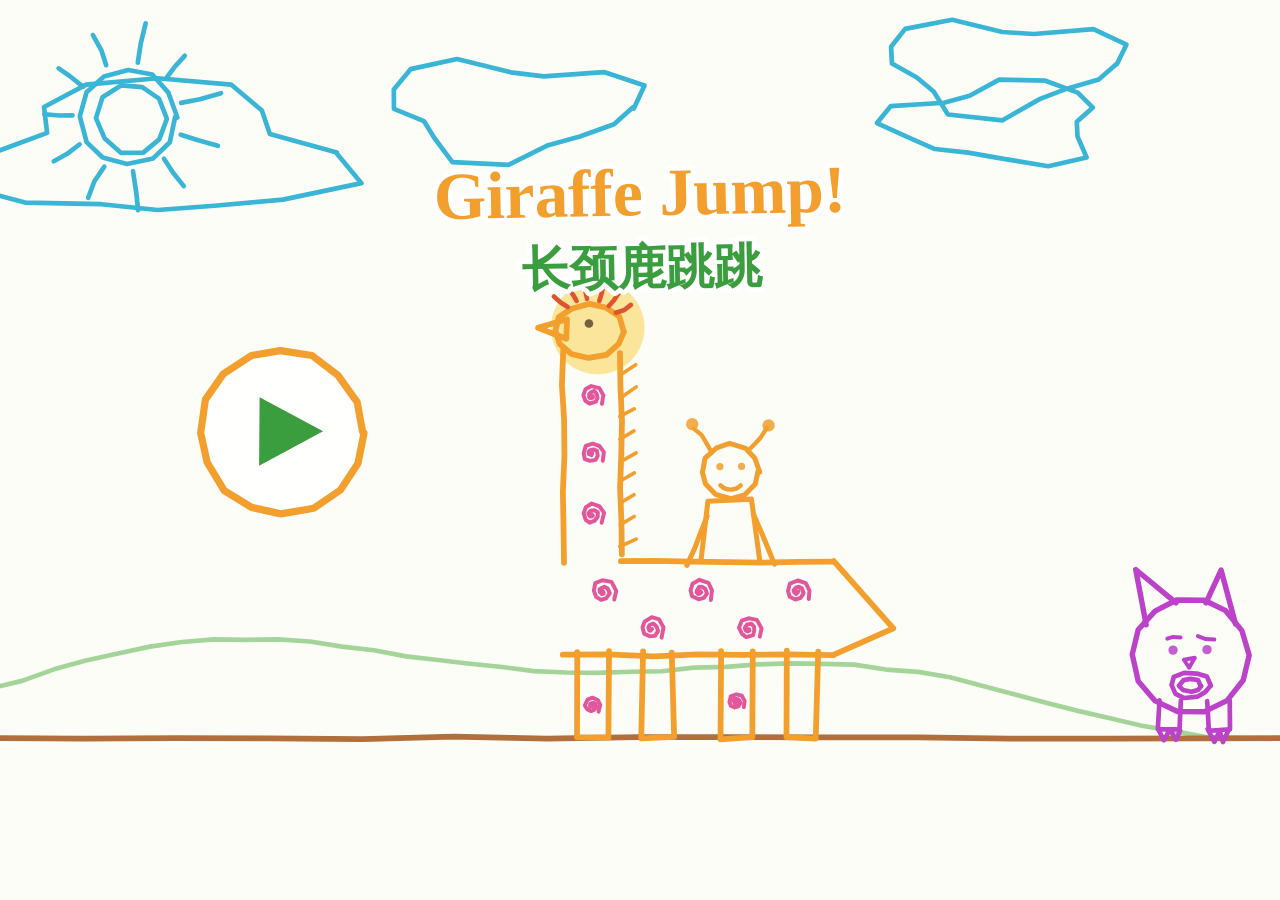
<file: index.html>
<!DOCTYPE html>
<html lang="zh-CN">
<head>
<meta charset="UTF-8" />
<meta name="viewport" content="width=device-width, initial-scale=1.0, maximum-scale=1.0, user-scalable=no, viewport-fit=cover" />
<meta name="apple-mobile-web-app-capable" content="yes" />
<title>Giraffe Jump! 长颈鹿跳跳</title>
<style>
  html, body {
    margin: 0; padding: 0;
    width: 100%; height: 100%;
    overflow: hidden;
    background: #fdfdf8;
    touch-action: none;
    -webkit-user-select: none; user-select: none;
    -webkit-touch-callout: none;
    -webkit-tap-highlight-color: transparent;
    overscroll-behavior: none;
    position: fixed;
  }
  canvas { display: block; width: 100vw; height: 100vh; }
</style>
</head>
<body>
<canvas id="c"></canvas>
<script>
'use strict';

/* ============================================================
   GIRAFFE JUMP! 长颈鹿跳跳
   A one-touch endless runner for a 3-year-old, drawn in
   "living marker" style based on her own drawing.
   The giraffe's head faces LEFT, so the whole world runs
   right-to-left: trees arrive from the left edge.
   ============================================================ */

/* ====================== TUNING CONSTANTS ====================== */
/* All sizes are in "base units", multiplied by the scale S at draw
   time. S = min(screenW, screenH) / BASE_H.                       */
const BASE_H        = 500;    // reference screen size for scaling
const SPEED_START   = 135;    // world scroll speed (base px / s)
const SPEED_PER_TREE= 2.0;    // speed gained per cleared tree
const SPEED_MAX     = 230;    // speed cap — always toddler-gentle
const GRAVITY       = 1500;   // downward accel (base px / s^2)
const GRAVITY_FLOAT = 0.55;   // gravity multiplier near jump apex
const JUMP_V        = 800;    // initial jump velocity (base px / s)
const JUMP_BUFFER_MS= 200;    // early-tap forgiveness window
const TREE_GAP_SEC  = 2.9;    // min seconds of travel between trees
const TREE_GAP_VAR  = 1.6;    // extra random seconds between trees
const MILESTONE     = 5;      // basket oranges per big celebration
const BOIL_FPS      = 8;      // hand-drawn "boiling line" rate
const BOIL_AMP      = 1.3;    // boiling jitter amplitude (px)
const HITBOX_FRAC   = 0.55;   // fraction of trunk height that "hits"

/* --- new mechanics (adapted from the snowboard prompt) --- */
const AIR_ORANGE_CHANCE = 0.45; // chance a tree gap holds glowing air-oranges
const AIR_ORANGE_H_MIN  = 235;  // air-orange height band above ground
const AIR_ORANGE_H_MAX  = 265;  //   (base units — reachable only mid-jump)
const SPRING_CHANCE     = 0.30; // chance a tree gap holds a spring flower
const SUPER_JUMP_MULT   = 1.18; // spring-flower "kicker" launch multiplier
const PARALLAX_CLOUD    = 0.22; // clouds scroll at this fraction of speed
const PARALLAX_HILL     = 0.12; // distant hills / village layer fraction
const LAND_DUST_MIN     = 260;  // min landing impact (base px/s) for spray
const WIND_MIN_SPEED    = 175;  // base speed where wind streaks appear
const RUN_DUST_EVERY    = 0.22; // seconds between little running puffs

/* marker palette (from the drawing) */
const PAPER  = '#fdfdf8';
const BLUE   = '#3ab5d6';
const GREEN  = '#3a9e3f';
const HILLGRN= '#a5d49b';
const BROWN  = '#b06f3d';
const DUST   = '#d9c3a5';
const ORANGE = '#f29f2e';
const YELLOW = '#f7ce3e';
const PINK   = '#e2569b';
const PURPLE = '#bb42c9';
const RED    = '#e0532f';
const WIND   = '#c4e6f0';

/* ====================== CANVAS / RESIZE ====================== */
const cv = document.getElementById('c');
const ctx = cv.getContext('2d');
let W = 0, H = 0, S = 1, dpr = 1;

function resize() {
  dpr = Math.min(window.devicePixelRatio || 1, 2);
  W = window.innerWidth; H = window.innerHeight;
  cv.width = W * dpr; cv.height = H * dpr;
  cv.style.width = W + 'px'; cv.style.height = H + 'px';
  ctx.setTransform(dpr, 0, 0, dpr, 0, 0);
  S = Math.min(W, H) / BASE_H;
}
window.addEventListener('resize', resize);
window.addEventListener('orientationchange', () => setTimeout(resize, 200));
resize();

const groundY = () => H * 0.82;          // the brown horizon line
const giraffeX = () => W * 0.44;          // giraffe left edge (head side)

/* ====================== BOILING-LINE JITTER ====================== */
/* Deterministic pseudo-random offsets that change BOIL_FPS times a
   second, so every stroke wiggles like hand-drawn animation.       */
let boilFrame = 0;
setInterval(() => { boilFrame = (boilFrame + 1) % 4096; }, 1000 / BOIL_FPS);
let jIdx = 0; // per-frame jitter cursor, reset at start of draw()

function jr(i) { // stable random in [-1,1] for (boilFrame, i)
  const x = Math.sin(i * 127.1 + boilFrame * 311.7) * 43758.5453;
  return (x - Math.floor(x)) * 2 - 1;
}
function j() { return jr(jIdx++) * BOIL_AMP; }

/* ====================== MARKER-PEN PRIMITIVES ====================== */
function pen(color, w) {
  ctx.strokeStyle = color;
  ctx.lineWidth = Math.max(2, w * S);
  ctx.lineCap = 'round';
  ctx.lineJoin = 'round';
}
/* wobbly line broken into segments, each vertex jittered */
function wLine(x1, y1, x2, y2, segs) {
  segs = segs || 4;
  ctx.beginPath();
  for (let i = 0; i <= segs; i++) {
    const t = i / segs;
    const x = x1 + (x2 - x1) * t + j();
    const y = y1 + (y2 - y1) * t + j();
    i ? ctx.lineTo(x, y) : ctx.moveTo(x, y);
  }
  ctx.stroke();
}
/* wobbly circle / ellipse outline */
function wOval(cx, cy, rx, ry, segs) {
  segs = segs || 14;
  ctx.beginPath();
  for (let i = 0; i <= segs; i++) {
    const a = i / segs * Math.PI * 2;
    const x = cx + Math.cos(a) * rx + j();
    const y = cy + Math.sin(a) * ry + j();
    i ? ctx.lineTo(x, y) : ctx.moveTo(x, y);
  }
  ctx.closePath();
  ctx.stroke();
}
/* wobbly closed polygon through points [[x,y],...] */
function wPoly(pts, close) {
  ctx.beginPath();
  pts.forEach((p, i) => {
    const x = p[0] + j(), y = p[1] + j();
    i ? ctx.lineTo(x, y) : ctx.moveTo(x, y);
  });
  if (close !== false) ctx.closePath();
  ctx.stroke();
}
/* pink flower-swirl spot (the giraffe's markings) */
function spiral(cx, cy, rmax) {
  ctx.beginPath();
  const steps = 18, turns = 2.1;
  for (let i = 0; i <= steps; i++) {
    const a = i / steps * turns * Math.PI * 2;
    const r = rmax * i / steps;
    const x = cx + Math.cos(a) * r + j() * 0.6;
    const y = cy + Math.sin(a) * r + j() * 0.6;
    i ? ctx.lineTo(x, y) : ctx.moveTo(x, y);
  }
  ctx.stroke();
}
/* little star / asterisk scribble (birds, confetti, sparkles) */
function scribbleStar(cx, cy, r, rot) {
  ctx.beginPath();
  for (let k = 0; k < 3; k++) {
    const a = rot + k * Math.PI / 3;
    ctx.moveTo(cx - Math.cos(a) * r + j() * 0.5, cy - Math.sin(a) * r + j() * 0.5);
    ctx.lineTo(cx + Math.cos(a) * r + j() * 0.5, cy + Math.sin(a) * r + j() * 0.5);
  }
  ctx.stroke();
}
/* filled marker blob (loose scribble fill + outline) */
function markerDot(cx, cy, r, fill, outline) {
  ctx.globalAlpha = 0.85;
  ctx.fillStyle = fill;
  ctx.beginPath();
  ctx.arc(cx + j() * 0.5, cy + j() * 0.5, r, 0, Math.PI * 2);
  ctx.fill();
  ctx.globalAlpha = 1;
  if (outline) { pen(outline, 2); wOval(cx, cy, r, r, 9); }
}

/* ====================== AUDIO (Web Audio only) ====================== */
let ac = null, masterGain = null, musicGain = null, sfxGain = null;
let muted = false, melodyTimer = null, melodyIdx = 0, melodyNext = 0;
const midi = m => 440 * Math.pow(2, (m - 69) / 12);
/* Twinkle Twinkle (public domain), music-box style. 0 = rest */
const MELODY = [72,72,79,79,81,81,79,0, 77,77,76,76,74,74,72,0,
                79,79,77,77,76,76,74,0, 79,79,77,77,76,76,74,0];

function initAudio() {
  if (ac) { if (ac.state === 'suspended') ac.resume(); return; }
  try {
    ac = new (window.AudioContext || window.webkitAudioContext)();
    masterGain = ac.createGain(); masterGain.gain.value = muted ? 0 : 0.9;
    masterGain.connect(ac.destination);
    musicGain = ac.createGain(); musicGain.gain.value = 0.13;
    musicGain.connect(masterGain);
    sfxGain = ac.createGain(); sfxGain.gain.value = 0.5;
    sfxGain.connect(masterGain);
    melodyNext = ac.currentTime + 0.2;
    melodyTimer = setInterval(scheduleMelody, 150);
  } catch (e) { /* no audio available — game still plays silently */ }
}
/* soft xylophone / music-box note */
function note(freq, t, dur, vol, dest) {
  if (!ac) return;
  dur = dur || 0.35; vol = vol || 1; dest = dest || sfxGain;
  const o = ac.createOscillator(), o2 = ac.createOscillator(), g = ac.createGain();
  o.type = 'sine';      o.frequency.value = freq;
  o2.type = 'triangle'; o2.frequency.value = freq * 2;
  const g2 = ac.createGain(); g2.gain.value = 0.18;
  o.connect(g); o2.connect(g2); g2.connect(g);
  g.connect(dest);
  g.gain.setValueAtTime(0, t);
  g.gain.linearRampToValueAtTime(vol, t + 0.012);
  g.gain.exponentialRampToValueAtTime(0.001, t + dur);
  o.start(t); o2.start(t); o.stop(t + dur + 0.05); o2.stop(t + dur + 0.05);
}
function scheduleMelody() {
  if (!ac || state !== 'play') return;
  while (melodyNext < ac.currentTime + 0.6) {
    const m = MELODY[melodyIdx % MELODY.length];
    if (m) note(midi(m), melodyNext, 0.5, 0.8, musicGain);
    melodyIdx++; melodyNext += 0.42;
  }
}
/* one-shot pitch-sweep helper for sound effects */
function sweep(type, f0, f1, dur, vol) {
  if (!ac) return;
  const t = ac.currentTime;
  const o = ac.createOscillator(), g = ac.createGain();
  o.type = type;
  o.frequency.setValueAtTime(f0, t);
  o.frequency.exponentialRampToValueAtTime(f1, t + dur);
  g.gain.setValueAtTime(vol, t);
  g.gain.exponentialRampToValueAtTime(0.001, t + dur);
  o.connect(g); g.connect(sfxGain);
  o.start(t); o.stop(t + dur + 0.05);
}
const sfxJump    = () => sweep('triangle', 240, 620, 0.24, 0.7);          // rising boing
const sfxSpring  = () => sweep('triangle', 220, 980, 0.34, 0.8);          // kicker super-boing
const sfxBonk    = () => sweep('triangle', 150, 65, 0.28, 0.8);           // friendly bonk
const sfxLand    = () => sweep('sine', 130, 62, 0.12, 0.45);              // soft landing thump
const sfxPlop    = () => sweep('sine', 620, 170, 0.1, 0.5);               // orange plop
function sfxChime() { if (!ac) return; const t = ac.currentTime;
  note(midi(88), t, 0.3, 0.8); note(midi(91), t + 0.1, 0.4, 0.8); }       // clear-a-tree
function sfxSparkle() { if (!ac) return; const t = ac.currentTime;
  note(midi(96), t, 0.16, 0.5); note(midi(100), t + 0.07, 0.2, 0.45); }   // air-orange twinkle
function sfxFanfare() { if (!ac) return; const t = ac.currentTime;
  [72, 76, 79, 84].forEach((m, i) => note(midi(m), t + i * 0.12, 0.3, 0.9));
  note(midi(88), t + 0.48, 0.7, 1); note(midi(84), t + 0.48, 0.7, 0.6); } // milestone
function toggleMute() {
  muted = !muted;
  if (masterGain) masterGain.gain.value = muted ? 0 : 0.9;
}

/* ====================== GAME STATE ====================== */
let state = 'start';            // 'start' | 'play'
let player = { y: 0, vy: 0, wobble: 0 };  // y = height above ground (base px, * S when drawn)
let trees = [], clouds = [], birds = [], flights = [], bounces = [], confetti = [];
let airOranges = [], springs = [], dusts = [], sparkles = [], winds = [], houses = [];
let cleared = 0, basketFill = 0;
let treeGap = 0;                // px until next tree spawn
let lastTap = -9999;            // for the jump buffer
let bubbleT = 0;                // "哎呀!" bubble timer
let pig = { hop: 0, dance: 0, blink: 0 };
let sunSpin = 0, celebrate = 0, pendingCelebrate = 0, birdTimer = 3;
let hillOff = 0, windT = 0, runDustT = 0, houseT = 4;
let tNow = 0;

function initClouds() {
  clouds = [];
  for (let i = 0; i < 4; i++) {
    clouds.push({ x: Math.random() * W, y: (0.06 + Math.random() * 0.16) * H,
                  r: 34 + Math.random() * 26, seed: Math.random() * 10 });
  }
}
initClouds();

function speed() {
  return Math.min(SPEED_MAX, SPEED_START + cleared * SPEED_PER_TREE) * S;
}

/* trees enter at the LEFT edge and scroll right, toward the giraffe */
function spawnTree() {
  const trunkH = 105 + Math.random() * 55;      // base units
  const canopyR = 46 + Math.random() * 14;
  const oranges = [];
  for (let i = 0; i < 8; i++) {                  // fruit stuck in the leaves
    const a = Math.random() * Math.PI * 2, rr = Math.sqrt(Math.random()) * 0.9;
    oranges.push([Math.cos(a) * rr, Math.sin(a) * rr * 0.8 - 0.15]);
  }
  trees.push({ x: -120 * S, trunkH, canopyR, oranges,
               seed: Math.random() * 10, counted: false, bumped: false, wobble: 0 });
}
/* glowing collectible oranges floating at jump height, mid-gap */
function spawnAirOranges(x) {
  const n = 2 + (Math.random() < 0.5 ? 1 : 0);
  for (let i = 0; i < n; i++) {
    airOranges.push({ x: x + (i - (n - 1) / 2) * 36 * S,
                      h: AIR_ORANGE_H_MIN + Math.random() * (AIR_ORANGE_H_MAX - AIR_ORANGE_H_MIN),
                      ph: Math.random() * 7 });
  }
}
/* spring flower "kicker": running over it launches a super jump */
function spawnSpring(x) {
  springs.push({ x, used: false, sq: 0 });
}
function spawnHouse() {
  houses.push({ p: -140 * S - hillOff, size: 0.8 + Math.random() * 0.5 });
}
function spawnBird(loop) {
  birds.push({ x: -30, y: (0.08 + Math.random() * 0.2) * H,
               vx: (60 + Math.random() * 50) * S, ph: Math.random() * 7, loop: !!loop, lt: 0 });
}

function addSparkles(x, y, n, big) {
  for (let i = 0; i < n; i++) {
    sparkles.push({ x: x + (Math.random() - 0.5) * 30 * S, y: y + (Math.random() - 0.5) * 30 * S,
                    vx: (Math.random() - 0.5) * 90 * S, vy: -(20 + Math.random() * 90) * S,
                    rot: Math.random() * 7, life: 0.5 + Math.random() * 0.5,
                    r: (big ? 9 : 6) * S,
                    color: [YELLOW, PINK, ORANGE][i % 3] });
  }
}
/* white-brown puffs — the marker version of snow spray */
function addDust(x, y, n, big) {
  for (let i = 0; i < n && dusts.length < 50; i++) {
    dusts.push({ x: x + (Math.random() - 0.5) * 40 * S, y: y - Math.random() * 8 * S,
                 vx: (Math.random() - 0.2) * 110 * S, vy: -(15 + Math.random() * 60) * S,
                 r: (big ? 5 + Math.random() * 6 : 3 + Math.random() * 3) * S,
                 life: 0.45 + Math.random() * 0.4 });
  }
}

function jump() {
  if (player.y <= 0.01) {
    player.vy = JUMP_V;
    player.y = 0.02;
    addDust(giraffeX() + 70 * S, groundY(), 3, false);   // takeoff puff
    sfxJump();
  }
}

/* ====================== INPUT (one action: tap) ====================== */
function onTap(x, y) {
  initAudio();                                  // autoplay rules: unlock on gesture
  if (state === 'start') { state = 'play'; return; }
  /* speaker icon hit test (top-right) */
  const mx = W - 44 * Math.min(S, 1.4), my = 40 * Math.min(S, 1.4);
  if (x !== undefined && Math.hypot(x - mx, y - my) < 40 * Math.min(S, 1.4)) {
    toggleMute(); return;
  }
  lastTap = performance.now();                  // buffered — a hair-early tap still jumps
  jump();
}
window.addEventListener('pointerdown', e => { e.preventDefault(); onTap(e.clientX, e.clientY); });
window.addEventListener('keydown', e => { if (!e.repeat) onTap(); });
/* kill double-tap zoom / scroll / pinch on iPad */
document.addEventListener('touchstart', e => e.preventDefault(), { passive: false });
document.addEventListener('touchmove',  e => e.preventDefault(), { passive: false });
document.addEventListener('gesturestart', e => e.preventDefault());
document.addEventListener('dblclick', e => e.preventDefault());

/* ====================== UPDATE ====================== */
function update(dt) {
  tNow += dt;
  const g = groundY(), gx = giraffeX();

  /* ---- parallax layers drift rightward (the giraffe runs LEFT) ---- */
  const spd = state === 'play' ? speed() : 30 * S;
  clouds.forEach(c => {
    c.x += spd * PARALLAX_CLOUD * dt;
    if (c.x > W + c.r * 3 * S) { c.x = -c.r * 3 * S; c.y = (0.06 + Math.random() * 0.16) * H; }
  });
  hillOff += spd * PARALLAX_HILL * dt;
  houseT -= dt;
  if (houseT <= 0) { spawnHouse(); houseT = 9 + Math.random() * 9; }
  houses = houses.filter(h => h.p + hillOff < W + 160 * S);

  /* ---- birds flutter by occasionally ---- */
  birdTimer -= dt;
  if (birdTimer <= 0) { spawnBird(); birdTimer = 4 + Math.random() * 6; }
  birds.forEach(b => { b.x += b.vx * dt; b.lt += dt; });
  birds = birds.filter(b => b.x < W + 60);

  /* ---- timers that tick in every state ---- */
  pig.blink -= dt; if (pig.blink < -3) pig.blink = 0.14;
  pig.hop = Math.max(0, pig.hop - dt);
  pig.dance = Math.max(0, pig.dance - dt);
  bubbleT = Math.max(0, bubbleT - dt);
  player.wobble = Math.max(0, player.wobble - dt);
  sunSpin += dt * (celebrate > 0 ? 4 : 0.15);
  celebrate = Math.max(0, celebrate - dt);

  if (state !== 'play') return;

  /* ---- giraffe jump physics: floaty near the apex ---- */
  if (player.y > 0 || player.vy > 0) {
    const floaty = Math.abs(player.vy) < 220 ? GRAVITY_FLOAT : 1;
    player.vy -= GRAVITY * floaty * dt;
    player.y += player.vy * dt;
    if (player.y <= 0) {
      const impact = -player.vy;                 // landing speed (base px/s)
      player.y = 0; player.vy = 0;
      if (impact > LAND_DUST_MIN) {              // bigger drop = bigger spray
        addDust(gx + 40 * S, g, Math.min(10, 3 + impact / 180), impact > 600);
        sfxLand();
      }
      if (performance.now() - lastTap < JUMP_BUFFER_MS) jump(); // buffered tap
    }
  }

  /* ---- little dust puffs trail off the running feet ---- */
  runDustT -= dt;
  if (player.y <= 0.01 && runDustT <= 0) {
    addDust(gx + 120 * S + Math.random() * 40 * S, g, 1, false);
    runDustT = RUN_DUST_EVERY;
  }

  /* ---- world scroll + spawning (everything moves +x, to the right) ---- */
  const dx = speed() * dt;
  treeGap -= dx;
  if (treeGap <= 0) {
    spawnTree();
    treeGap = speed() * (TREE_GAP_SEC + Math.random() * TREE_GAP_VAR);
    /* sprinkle a pickup into the middle of the fresh gap */
    const midX = -120 * S - treeGap * 0.55;
    const roll = Math.random();
    if (roll < AIR_ORANGE_CHANCE) spawnAirOranges(midX);
    else if (roll < AIR_ORANGE_CHANCE + SPRING_CHANCE) spawnSpring(midX);
  }

  trees.forEach(tr => {
    tr.x += dx;
    tr.wobble = Math.max(0, tr.wobble - dt);

    /* very forgiving collision: narrow trunk, must be quite low to bump */
    const trunkTop = tr.trunkH * S * HITBOX_FRAC;
    if (!tr.bumped && !tr.counted &&
        tr.x > gx + 20 * S && tr.x < gx + 115 * S &&
        player.y * S < trunkTop) {
      /* soft bump: NO game over, just comedy */
      tr.bumped = true;
      tr.wobble = 1.0;
      player.wobble = 0.9;
      bubbleT = 1.4;
      sfxBonk();
      for (let i = 0; i < 3; i++) {             // a few oranges pop off & bounce
        bounces.push({ x: tr.x + (Math.random() - 0.5) * 40 * S,
                       y: g - (tr.trunkH + tr.canopyR) * S,
                       vx: (Math.random() - 0.5) * 260 * S,
                       vy: -(150 + Math.random() * 180) * S, life: 1.8 });
      }
    }

    /* passed behind the giraffe → cleared! (unless it was bumped) */
    if (!tr.counted && tr.x > gx + 190 * S) {
      tr.counted = true;
      if (!tr.bumped) {
        cleared++;
        pig.hop = 0.7;                           // the pig cheers
        sfxChime();
        for (let i = 0; i < 3; i++) {            // oranges arc into the basket
          flights.push({ x0: tr.x, y0: g - (tr.trunkH + tr.canopyR * 0.5) * S,
                         t: -i * 0.12, dur: 0.85, counter: i === 0 });
        }
      }
    }
  });
  trees = trees.filter(tr => tr.x < W + 160 * S);

  /* ---- glowing air-oranges: collect them mid-jump ---- */
  const bodyCx = gx + 75 * S, bodyCy = g - player.y * S - 135 * S;
  airOranges.forEach(o => {
    o.x += dx;
    const oy = g - o.h * S + Math.sin(tNow * 3 + o.ph) * 7 * S;
    if (!o.got && Math.hypot(o.x - bodyCx, oy - bodyCy) < 85 * S) {
      o.got = true;
      addSparkles(o.x, oy, 6, true);
      sfxSparkle();
      flights.push({ x0: o.x, y0: oy, t: 0, dur: 0.7, counter: true });
    }
  });
  airOranges = airOranges.filter(o => !o.got && o.x < W + 40 * S);

  /* ---- spring flowers: run over one and BOING, a super jump ---- */
  springs.forEach(sp => {
    sp.x += dx;
    sp.sq = Math.max(0, sp.sq - dt);
    if (!sp.used && player.y <= 0.01 && sp.x > gx + 20 * S && sp.x < gx + 120 * S) {
      sp.used = true; sp.sq = 0.5;
      player.vy = JUMP_V * SUPER_JUMP_MULT;
      player.y = 0.02;
      addSparkles(sp.x, g - 20 * S, 8, true);
      sfxSpring();
    }
  });
  springs = springs.filter(sp => sp.x < W + 40 * S);

  /* ---- flying oranges (world → basket) fill the picture row ---- */
  flights.forEach(f => {
    f.t += dt;
    if (f.t >= f.dur && !f.done) {
      f.done = true;
      sfxPlop();
      if (f.counter) {
        basketFill = Math.min(MILESTONE, basketFill + 1);
        if (basketFill >= MILESTONE && celebrate <= 0 && pendingCelebrate <= 0) {
          pendingCelebrate = 0.6;                // full basket → party!
        }
      }
    }
  });
  flights = flights.filter(f => !f.done);

  /* ---- bouncing oranges (bump) ---- */
  bounces.forEach(o => {
    o.vy += GRAVITY * S * dt * 0.9;
    o.x += o.vx * dt; o.y += o.vy * dt;
    if (o.y > g - 6 * S && o.vy > 0) { o.y = g - 6 * S; o.vy *= -0.45; o.vx *= 0.8; }
    o.life -= dt;
  });
  bounces = bounces.filter(o => o.life > 0);

  /* ---- particles ---- */
  dusts.forEach(d => {
    d.x += d.vx * dt + dx * 0.5; d.y += d.vy * dt;
    d.vy += 60 * S * dt; d.life -= dt;
  });
  dusts = dusts.filter(d => d.life > 0);
  sparkles.forEach(sp => {
    sp.x += sp.vx * dt; sp.y += sp.vy * dt; sp.rot += dt * 5; sp.life -= dt;
  });
  sparkles = sparkles.filter(sp => sp.life > 0);

  /* ---- wind streaks appear as the run gets faster ---- */
  windT -= dt;
  if (speed() / S > WIND_MIN_SPEED && windT <= 0) {
    winds.push({ x: -80, y: (0.25 + Math.random() * 0.45) * H, len: (50 + Math.random() * 70) * S });
    windT = 0.35;
  }
  winds.forEach(wn => { wn.x += speed() * 1.8 * dt; });
  winds = winds.filter(wn => wn.x < W + 200);

  /* ---- milestone celebration ---- */
  if (pendingCelebrate > 0) {
    pendingCelebrate -= dt;
    if (pendingCelebrate <= 0) startCelebration();
  }
  confetti.forEach(p => {
    p.vy += 320 * S * dt;
    p.x += p.vx * dt; p.y += p.vy * dt;
    p.rot += p.vr * dt; p.life -= dt;
  });
  confetti = confetti.filter(p => p.life > 0);
}

function startCelebration() {
  celebrate = 3.0;
  pig.dance = 3.0;                               // pig dances & dashes over
  basketFill = 0;                                // basket empties, ready to refill
  sfxFanfare();
  for (let i = 0; i < 3; i++) spawnBird(true);   // birds do a fly-by loop
  for (let i = 0; i < 70; i++) {                 // star & orange confetti
    confetti.push({ x: Math.random() * W, y: -20 - Math.random() * H * 0.3,
                    vx: (Math.random() - 0.5) * 120 * S, vy: (40 + Math.random() * 120) * S,
                    rot: Math.random() * 7, vr: (Math.random() - 0.5) * 6,
                    type: Math.random() < 0.55 ? 'star' : 'orange',
                    color: [GREEN, PINK, BLUE, PURPLE, ORANGE, YELLOW][i % 6],
                    life: 2 + Math.random() * 1.5 });
  }
}

/* ====================== DRAW: SCENERY ====================== */
function drawSun() {
  const cx = W * 0.1, cy = H * 0.13;
  const pulse = 1 + 0.05 * Math.sin(tNow * 2);
  const r = 26 * S * pulse;
  pen(BLUE, 2.6);
  wOval(cx, cy, r, r, 12);
  wOval(cx + 2 * S, cy + 1 * S, r * 0.72, r * 0.72, 10);  // scribbly inner circle
  for (let i = 0; i < 11; i++) {                          // long wiggly rays
    const a = sunSpin + i / 11 * Math.PI * 2;
    const r1 = r * 1.15, r2 = r * (1.6 + 0.25 * jr(i + 800) * 0.5 + 0.25);
    wLine(cx + Math.cos(a) * r1, cy + Math.sin(a) * r1,
          cx + Math.cos(a) * r2, cy + Math.sin(a) * r2, 2);
  }
}
function drawCloud(c) {
  pen(BLUE, 2.6);
  const r = c.r * S;
  ctx.beginPath();
  const segs = 16;
  for (let i = 0; i <= segs; i++) {
    const a = i / segs * Math.PI * 2;
    const bump = 1 + 0.22 * Math.sin(a * 3 + c.seed) + 0.1 * Math.sin(a * 5 + c.seed * 2);
    const x = c.x + Math.cos(a) * r * 1.6 * bump + j();
    const y = c.y + Math.sin(a) * r * 0.62 * bump + j();
    i ? ctx.lineTo(x, y) : ctx.moveTo(x, y);
  }
  ctx.closePath();
  ctx.stroke();
}
/* distant rolling hills + a tiny village, on the slow parallax layer */
function ridgeY(x) {
  const p = (x - hillOff) / S;   // pattern coordinate in base units
  return groundY() - S * (30 + 20 * Math.sin(p / 150) + 11 * Math.sin(p / 63));
}
function drawHills() {
  pen(HILLGRN, 2.6);
  const step = Math.max(22, W / 40);
  ctx.beginPath();
  for (let x = -10; x <= W + step; x += step) {
    const y = ridgeY(x) + j();
    x <= -10 + step / 2 ? ctx.moveTo(x, y) : ctx.lineTo(x, y);
  }
  ctx.stroke();
  houses.forEach(h => {
    const hx = h.p + hillOff;
    if (hx < -100 * S || hx > W + 100 * S) return;
    const hy = ridgeY(hx);
    const u = 22 * S * h.size;
    pen(BROWN, 2.2);
    wPoly([[hx - u, hy], [hx - u, hy - u], [hx + u, hy - u], [hx + u, hy]], false);   // walls
    wLine(hx - u * 0.25, hy, hx - u * 0.25, hy - u * 0.5, 2);                          // door
    wLine(hx + u * 0.25, hy, hx + u * 0.25, hy - u * 0.5, 2);
    wLine(hx - u * 0.25, hy - u * 0.5, hx + u * 0.25, hy - u * 0.5, 2);
    pen(RED, 2.4);
    wPoly([[hx - u * 1.2, hy - u], [hx, hy - u * 1.9], [hx + u * 1.2, hy - u]], false); // roof
  });
}
function drawBird(b) {
  pen(GREEN, 2.4);
  const flap = Math.sin(b.lt * 10 + b.ph) * 0.5;
  let y = b.y;
  if (b.loop) y += Math.sin(b.lt * 3) * 40 * S;           // celebration loops
  scribbleStar(b.x, y + Math.sin(b.lt * 6 + b.ph) * 6 * S, 9 * S, flap);
}
function drawGround() {
  pen(BROWN, 3.2);
  const g = groundY();
  wLine(-10, g, W + 10, g, Math.max(6, Math.round(W / 90)));
}
function drawWinds() {
  winds.forEach(wn => {
    pen(WIND, 2.2);
    wLine(wn.x, wn.y, wn.x + wn.len, wn.y, 3);
  });
}

/* ====================== DRAW: TREE ====================== */
function drawTree(tr) {
  const g = groundY();
  const rot = tr.wobble > 0 ? Math.sin(tr.wobble * 18) * 0.05 * tr.wobble : 0;
  ctx.save();
  ctx.translate(tr.x, g);
  ctx.rotate(rot);
  const th = tr.trunkH * S, cr = tr.canopyR * S;
  const wTop = 16 * S, wBot = 30 * S;

  /* trunk: widens at the base, like the drawing */
  pen(BROWN, 3);
  wPoly([[-wTop, -th], [-wBot, 0], [wBot, 0], [wTop, -th]], false);
  /* bark: rows of short dash marks */
  pen(BROWN, 2.2);
  for (let yy = -th + 10 * S; yy < -8 * S; yy += 14 * S) {
    const rowW = wTop + (wBot - wTop) * (1 + yy / th);
    for (let xx = -rowW + 6 * S; xx < rowW - 4 * S; xx += 11 * S) {
      if (jr(tr.seed * 50 + yy + xx) > -0.4) wLine(xx, yy, xx + 1, yy + 6 * S, 1);
    }
  }

  /* canopy: big fluffy dashed-line blobs */
  const cy = -th - cr * 0.55;
  pen(GREEN, 3);
  wOval(0, cy, cr * 1.25, cr * 0.95, 16);
  wOval(0, cy - cr * 0.85, cr * 0.6, cr * 0.5, 12);
  /* leafy interior: short curved dashes */
  pen(GREEN, 2);
  for (let i = 0; i < 26; i++) {
    const a = jr(tr.seed * 31 + i) * Math.PI, rr = Math.abs(jr(tr.seed * 17 + i * 3));
    const lx = Math.cos(a * 3 + i) * cr * rr, ly = cy - cr * 0.3 + Math.sin(a * 2 + i) * cr * 0.7 * rr;
    wLine(lx, ly, lx + 1 * S, ly + 7 * S, 1);
  }
  /* round oranges nestled in the leaves */
  tr.oranges.forEach(o => {
    markerDot(o[0] * cr * 1.1, cy + o[1] * cr, 6.5 * S, ORANGE, RED);
  });
  ctx.restore();
}

/* ====================== DRAW: PICKUPS ====================== */
function drawAirOrange(o) {
  const oy = groundY() - o.h * S + Math.sin(tNow * 3 + o.ph) * 7 * S;
  ctx.globalAlpha = 0.3 + 0.12 * Math.sin(tNow * 4 + o.ph);   // soft glow
  ctx.fillStyle = YELLOW;
  ctx.beginPath(); ctx.arc(o.x, oy, 14 * S, 0, Math.PI * 2); ctx.fill();
  ctx.globalAlpha = 1;
  markerDot(o.x, oy, 7.5 * S, ORANGE, RED);
  pen(GREEN, 2); wLine(o.x + 2 * S, oy - 8 * S, o.x + 7 * S, oy - 13 * S, 2);  // little leaf
}
function drawSpring(sp) {
  const g = groundY();
  const squish = sp.sq > 0 ? 1 - 0.5 * Math.sin(sp.sq * Math.PI * 2) : 1;
  ctx.save();
  ctx.translate(sp.x, g);
  ctx.scale(1, squish);
  pen(GREEN, 2.6);
  wLine(0, 0, 0, -24 * S, 3);                                  // stem
  wLine(0, -12 * S, 8 * S, -18 * S, 2);                        // leaf
  for (let k = 0; k < 5; k++) {                                // pink petals
    const a = -Math.PI / 2 + k * Math.PI * 2 / 5;
    markerDot(Math.cos(a) * 9 * S, -30 * S + Math.sin(a) * 9 * S, 5 * S, PINK);
  }
  markerDot(0, -30 * S, 4.5 * S, YELLOW, ORANGE);              // flower heart
  ctx.restore();
}

/* ====================== DRAW: PIG (the cheerleader) ====================== */
function drawPig() {
  const g = groundY();
  const homeX = Math.min(W - 45 * S, W * 0.93);
  /* during a celebration the pig dashes over toward the giraffe and back */
  let px = homeX;
  if (pig.dance > 0) {
    const chaseX = giraffeX() + 215 * S;
    const prog = (3 - pig.dance) / 3;
    px = homeX + (chaseX - homeX) * Math.sin(Math.PI * Math.min(1, prog));
  }
  const hop = pig.hop > 0 ? Math.abs(Math.sin(pig.hop * Math.PI * 2.8)) * 26 * S : 0;
  const dance = pig.dance > 0 ? Math.sin(tNow * 10) * 0.14 : 0;
  const r = 32 * S;
  ctx.save();
  ctx.translate(px, g - r - 14 * S - hop);
  ctx.rotate(dance);
  pen(PURPLE, 3);
  wOval(0, 0, r, r, 14);                                   // round body-head
  /* big pointy ears */
  wPoly([[-r * 0.75, -r * 0.55], [-r * 0.95, -r * 1.5], [-r * 0.25, -r * 0.92]], false);
  wPoly([[r * 0.25, -r * 0.92], [r * 0.55, -r * 1.5], [r * 0.8, -r * 0.55]], false);
  /* face: brows, eyes, snout, open happy mouth */
  pen(PURPLE, 2.2);
  wLine(-r * 0.42, -r * 0.28, -r * 0.18, -r * 0.32, 2);
  wLine(r * 0.15, -r * 0.32, r * 0.4, -r * 0.28, 2);
  markerDot(-r * 0.3, -r * 0.1, 2.6 * S, PURPLE);
  markerDot(r * 0.28, -r * 0.1, 2.6 * S, PURPLE);
  wPoly([[-r * 0.1, r * 0.1], [0.08 * r, 0.06 * r], [0, r * 0.22]], true); // snout
  pen(PURPLE, 2.6);
  wOval(0, r * 0.52, r * 0.34, r * 0.22, 10);              // mouth
  wOval(0, r * 0.52, r * 0.18, r * 0.1, 8);                // mouth scribble
  /* small legs with W feet */
  pen(PURPLE, 2.6);
  [[-r * 0.55, r * 0.8], [r * 0.3, r * 0.8]].forEach(p => {
    wPoly([[p[0], p[1]], [p[0], p[1] + 16 * S], [p[0] + 12 * S, p[1] + 16 * S], [p[0] + 12 * S, p[1]]], false);
    const fy = p[1] + 16 * S;
    wPoly([[p[0], fy], [p[0] + 3 * S, fy + 6 * S], [p[0] + 6 * S, fy], [p[0] + 9 * S, fy + 6 * S], [p[0] + 12 * S, fy]], false);
  });
  ctx.restore();
}

/* ====================== DRAW: GIRAFFE + GIRL ====================== */
function drawGiraffe() {
  const g = groundY(), x0 = giraffeX();
  const jumpPx = player.y * S;
  const bob = (state === 'play' && player.y <= 0.01) ? Math.sin(tNow * 11) * 2.5 * S : 0;
  const wob = player.wobble > 0 ? Math.sin(player.wobble * 16) * 0.06 * player.wobble : 0;
  ctx.save();
  ctx.translate(x0 + 75 * S, g - jumpPx + bob);
  ctx.rotate(wob);
  ctx.translate(-(x0 + 75 * S), -(g - jumpPx + bob));
  const base = g - jumpPx + bob;                            // feet line

  const legH = 46 * S, bodyH = 52 * S, bodyL = 150 * S, neckW = 32 * S, neckH = 118 * S;
  const bodyTop = base - legH - bodyH;
  const neckTop = bodyTop - neckH;
  const nx = x0;                                            // neck left edge (head faces left)

  /* --- yellow halo behind the head (like the drawing) --- */
  ctx.globalAlpha = 0.5;
  ctx.fillStyle = YELLOW;
  ctx.beginPath();
  ctx.arc(nx + neckW * 0.6, neckTop - 12 * S, 26 * S, 0, Math.PI * 2);
  ctx.fill();
  ctx.globalAlpha = 1;

  /* --- body outline: neck up, head, body, tapering tail --- */
  pen(ORANGE, 3.2);
  /* neck (two lines) */
  wLine(nx, bodyTop, nx, neckTop, 6);
  wLine(nx + neckW, bodyTop - 4 * S, nx + neckW, neckTop + 2 * S, 6);
  /* head: small circle + beak-ish snout pointing left */
  wOval(nx + neckW * 0.45, neckTop - 10 * S, 19 * S, 15 * S, 12);
  wPoly([[nx - 14 * S, neckTop - 12 * S], [nx + 2 * S, neckTop - 17 * S], [nx + 2 * S, neckTop - 6 * S]], true);
  markerDot(nx + neckW * 0.45, neckTop - 14 * S, 2.4 * S, '#5a4632');       // eye
  /* red-and-yellow mane tuft on top of the head */
  pen(RED, 2.6);
  for (let i = 0; i < 6; i++) {
    const a = -2.4 + i * 0.38;
    const hx = nx + neckW * 0.45 + Math.cos(a) * 17 * S;
    const hy = neckTop - 12 * S + Math.sin(a) * 16 * S;
    wLine(hx, hy, hx + Math.cos(a) * 9 * S, hy + Math.sin(a) * 9 * S, 2);
  }
  /* short mane hairs down the back of the neck */
  pen(ORANGE, 2);
  for (let yy = neckTop + 14 * S; yy < bodyTop - 6 * S; yy += 12 * S) {
    wLine(nx + neckW, yy, nx + neckW + 8 * S, yy - 5 * S, 1);
  }
  /* body: top line, belly line, tail taper */
  pen(ORANGE, 3.2);
  wLine(nx + neckW, bodyTop, nx + bodyL, bodyTop, 6);                        // back
  wPoly([[nx + bodyL, bodyTop], [nx + bodyL + 34 * S, bodyTop + bodyH * 0.7], [nx + bodyL, bodyTop + bodyH]], false); // tail
  wLine(nx, bodyTop + bodyH, nx + bodyL, bodyTop + bodyH, 6);                // belly
  /* four sturdy legs */
  const legXs = [nx + 8 * S, nx + 44 * S, nx + bodyL - 62 * S, nx + bodyL - 26 * S];
  legXs.forEach(lx => {
    const lw = 17 * S;
    wPoly([[lx, bodyTop + bodyH - 2 * S], [lx, base], [lx + lw, base], [lx + lw, bodyTop + bodyH - 2 * S]], false);
  });
  /* pink flower-swirl spots everywhere */
  pen(PINK, 2.2);
  spiral(nx + neckW * 0.5, neckTop + 26 * S, 7 * S);
  spiral(nx + neckW * 0.5, neckTop + 58 * S, 7 * S);
  spiral(nx + neckW * 0.5, neckTop + 92 * S, 7 * S);
  const sy1 = bodyTop + bodyH * 0.32, sy2 = bodyTop + bodyH * 0.72;
  for (let i = 0; i < 5; i++) spiral(nx + 22 * S + i * 27 * S, i % 2 ? sy2 : sy1, 7.5 * S);
  spiral(legXs[0] + 8 * S, base - 18 * S, 5 * S);
  spiral(legXs[2] + 8 * S, base - 20 * S, 5 * S);

  /* --- the little girl riding on the giraffe's back --- */
  const gx2 = nx + bodyL * 0.62, gy2 = bodyTop;
  const bounce = Math.max(-1, Math.min(1, -player.vy / 500));   // pigtails react to jumps
  pen(ORANGE, 2.8);
  /* body: small trapezoid sitting on the back */
  wPoly([[gx2 - 16 * S, gy2], [gx2 - 12 * S, gy2 - 34 * S], [gx2 + 12 * S, gy2 - 34 * S], [gx2 + 16 * S, gy2]], false);
  /* arms down to the giraffe's back */
  wLine(gx2 - 13 * S, gy2 - 26 * S, gx2 - 24 * S, gy2 + 2 * S, 3);
  wLine(gx2 + 13 * S, gy2 - 26 * S, gx2 + 24 * S, gy2 + 2 * S, 3);
  /* head */
  const hy = gy2 - 50 * S;
  wOval(gx2, hy, 16 * S, 15 * S, 12);
  /* face: dot eyes + big smile */
  markerDot(gx2 - 6 * S, hy - 3 * S, 2 * S, ORANGE);
  markerDot(gx2 + 6 * S, hy - 3 * S, 2 * S, ORANGE);
  pen(ORANGE, 2.4);
  ctx.beginPath();
  ctx.arc(gx2, hy + 2 * S, 8 * S, 0.25 * Math.PI, 0.75 * Math.PI);
  ctx.stroke();
  /* two bouncy pigtails */
  const pt = 10 * S * bounce;
  wLine(gx2 - 10 * S, hy - 11 * S, gx2 - 20 * S, hy - 24 * S - pt, 3);
  wLine(gx2 + 10 * S, hy - 11 * S, gx2 + 20 * S, hy - 24 * S - pt, 3);
  markerDot(gx2 - 21 * S, hy - 26 * S - pt, 3.4 * S, ORANGE);
  markerDot(gx2 + 21 * S, hy - 26 * S - pt, 3.4 * S, ORANGE);

  ctx.restore();

  /* --- friendly "哎呀!" bubble after a soft bump --- */
  if (bubbleT > 0) {
    const bx = nx - 44 * S, by = neckTop - 32 * S;
    ctx.globalAlpha = Math.min(1, bubbleT * 2);
    ctx.fillStyle = '#fff';
    ctx.beginPath(); ctx.ellipse(bx, by, 38 * S, 24 * S, 0, 0, Math.PI * 2); ctx.fill();
    pen(ORANGE, 2.6);
    wOval(bx, by, 38 * S, 24 * S, 14);
    ctx.fillStyle = ORANGE;
    ctx.font = `bold ${20 * S}px 'Comic Sans MS','Chalkboard SE',sans-serif`;
    ctx.textAlign = 'center'; ctx.textBaseline = 'middle';
    ctx.fillText('哎呀!', bx, by + 1 * S);
    ctx.globalAlpha = 1;
  }
}

/* ====================== DRAW: PARTICLES ====================== */
function drawFlights() {
  const bp = basketPos();
  flights.forEach(f => {
    if (f.t < 0) return;
    const t = Math.min(1, f.t / f.dur);
    /* quadratic bezier arc from the world up into the basket */
    const cxp = (f.x0 + bp.x) / 2, cyp = Math.min(f.y0, bp.y) - 120 * S;
    const ix = (1 - t) * (1 - t) * f.x0 + 2 * (1 - t) * t * cxp + t * t * bp.x;
    const iy = (1 - t) * (1 - t) * f.y0 + 2 * (1 - t) * t * cyp + t * t * bp.y;
    markerDot(ix, iy, 7 * S, ORANGE, RED);
  });
  bounces.forEach(o => {
    ctx.globalAlpha = Math.min(1, o.life);
    markerDot(o.x, o.y, 6.5 * S, ORANGE, RED);
    ctx.globalAlpha = 1;
  });
}
function drawDusts() {
  dusts.forEach(d => {
    ctx.globalAlpha = Math.min(0.7, d.life * 1.6);
    pen(DUST, 2.2);
    wOval(d.x, d.y, d.r, d.r * 0.8, 8);
    ctx.globalAlpha = 1;
  });
}
function drawSparkles() {
  sparkles.forEach(sp => {
    ctx.globalAlpha = Math.min(1, sp.life * 2.5);
    pen(sp.color, 2.2);
    scribbleStar(sp.x, sp.y, sp.r, sp.rot);
    ctx.globalAlpha = 1;
  });
}
function drawConfetti() {
  confetti.forEach(p => {
    ctx.globalAlpha = Math.min(1, p.life);
    if (p.type === 'star') {
      pen(p.color, 2.4);
      scribbleStar(p.x, p.y, 8 * S, p.rot);
    } else {
      markerDot(p.x, p.y, 5.5 * S, ORANGE, RED);
    }
    ctx.globalAlpha = 1;
  });
}

/* ====================== DRAW: UI (pictures only) ====================== */
function basketPos() {
  const u = Math.min(S, 1.4);
  return { x: W / 2 - 66 * u, y: 38 * u };
}
function drawBasketUI() {
  const u = Math.min(S, 1.4);
  const bp = basketPos();
  /* the basket: wobbly trapezoid with weave lines */
  pen(BROWN, 2.8);
  const bw = 26 * u, bh = 20 * u;
  wPoly([[bp.x - bw, bp.y - bh * 0.4], [bp.x - bw * 0.7, bp.y + bh * 0.8],
         [bp.x + bw * 0.7, bp.y + bh * 0.8], [bp.x + bw, bp.y - bh * 0.4]], false);
  wLine(bp.x - bw, bp.y - bh * 0.4, bp.x + bw, bp.y - bh * 0.4, 3);
  pen(BROWN, 1.8);
  wLine(bp.x - bw * 0.85, bp.y + bh * 0.1, bp.x + bw * 0.85, bp.y + bh * 0.1, 3);
  /* handle */
  pen(BROWN, 2.4);
  ctx.beginPath();
  ctx.arc(bp.x, bp.y - bh * 0.4, bw * 0.62, Math.PI, 0);
  ctx.stroke();
  /* progress: a row of orange pictures filling up — no numbers */
  for (let i = 0; i < MILESTONE; i++) {
    const ox = bp.x + bw + 24 * u + i * 24 * u, oy = bp.y + 2 * u;
    if (i < basketFill) {
      const pop = (i === basketFill - 1) ? 1 + 0.15 * Math.max(0, Math.sin(tNow * 8)) : 1;
      markerDot(ox, oy, 8.5 * u * pop, ORANGE, RED);
    } else {
      pen('#e5c9a8', 2); wOval(ox, oy, 8.5 * u, 8.5 * u, 9);
    }
  }
}
function drawMuteIcon() {
  const u = Math.min(S, 1.4);
  const mx = W - 44 * u, my = 40 * u;
  pen(BLUE, 2.6);
  /* speaker box + cone */
  wPoly([[mx - 16 * u, my - 6 * u], [mx - 8 * u, my - 6 * u], [mx + 2 * u, my - 14 * u],
         [mx + 2 * u, my + 14 * u], [mx - 8 * u, my + 6 * u], [mx - 16 * u, my + 6 * u]], true);
  if (muted) {
    pen(RED, 3);
    wLine(mx + 7 * u, my - 9 * u, mx + 20 * u, my + 9 * u, 2);
    wLine(mx + 20 * u, my - 9 * u, mx + 7 * u, my + 9 * u, 2);
  } else {
    ctx.beginPath(); ctx.arc(mx + 6 * u, my, 8 * u, -0.9, 0.9); ctx.stroke();
    ctx.beginPath(); ctx.arc(mx + 6 * u, my, 14 * u, -0.9, 0.9); ctx.stroke();
  }
}
function drawStartScreen() {
  /* playful hand-drawn title (decorative only) */
  const u = Math.min(S, 1.6);
  ctx.textAlign = 'center'; ctx.textBaseline = 'middle';
  ctx.save();
  ctx.translate(W / 2, H * 0.22);
  ctx.rotate(-0.03 + Math.sin(tNow * 1.5) * 0.012);
  ctx.font = `bold ${42 * u}px 'Comic Sans MS','Chalkboard SE','Marker Felt',cursive`;
  ctx.lineWidth = 6 * u; ctx.strokeStyle = '#fff';
  ctx.strokeText('Giraffe Jump!', 0, 0);
  ctx.fillStyle = ORANGE;
  ctx.fillText('Giraffe Jump!', 0, 0);
  ctx.font = `bold ${30 * u}px 'Comic Sans MS','Chalkboard SE','Marker Felt',cursive`;
  ctx.strokeText('长颈鹿跳跳', 0, 46 * u);
  ctx.fillStyle = GREEN;
  ctx.fillText('长颈鹿跳跳', 0, 46 * u);
  ctx.restore();

  /* one giant pulsing ▶ button — icon only, on the open left side */
  const pulse = 1 + 0.07 * Math.sin(tNow * 3.2);
  const r = 54 * u * pulse, cx = W * 0.22, cy = H * 0.48;
  ctx.globalAlpha = 0.92;
  ctx.fillStyle = '#fff';
  ctx.beginPath(); ctx.arc(cx, cy, r, 0, Math.PI * 2); ctx.fill();
  ctx.globalAlpha = 1;
  pen(ORANGE, 4);
  wOval(cx, cy, r, r, 16);
  ctx.fillStyle = GREEN;
  ctx.beginPath();
  ctx.moveTo(cx - r * 0.28 + j(), cy - r * 0.42 + j());
  ctx.lineTo(cx - r * 0.28 + j(), cy + r * 0.42 + j());
  ctx.lineTo(cx + r * 0.5 + j(), cy + j());
  ctx.closePath(); ctx.fill();
}

/* ====================== MAIN LOOP ====================== */
let lastT = performance.now();
function frame(now) {
  const dt = Math.min(0.05, (now - lastT) / 1000);   // delta-time, capped
  lastT = now;
  update(dt);

  jIdx = 0;                                          // reset jitter cursor
  ctx.fillStyle = PAPER;
  ctx.fillRect(0, 0, W, H);

  drawSun();
  clouds.forEach(drawCloud);
  drawHills();
  birds.forEach(drawBird);
  drawGround();
  trees.forEach(drawTree);
  springs.forEach(drawSpring);
  airOranges.forEach(drawAirOrange);
  drawPig();
  drawGiraffe();
  drawDusts();
  drawFlights();
  drawSparkles();
  drawConfetti();
  drawWinds();

  if (state === 'play') {
    drawBasketUI();
    drawMuteIcon();
  } else {
    drawStartScreen();
  }
  requestAnimationFrame(frame);
}
requestAnimationFrame(frame);
</script>
</body>
</html>
</file>
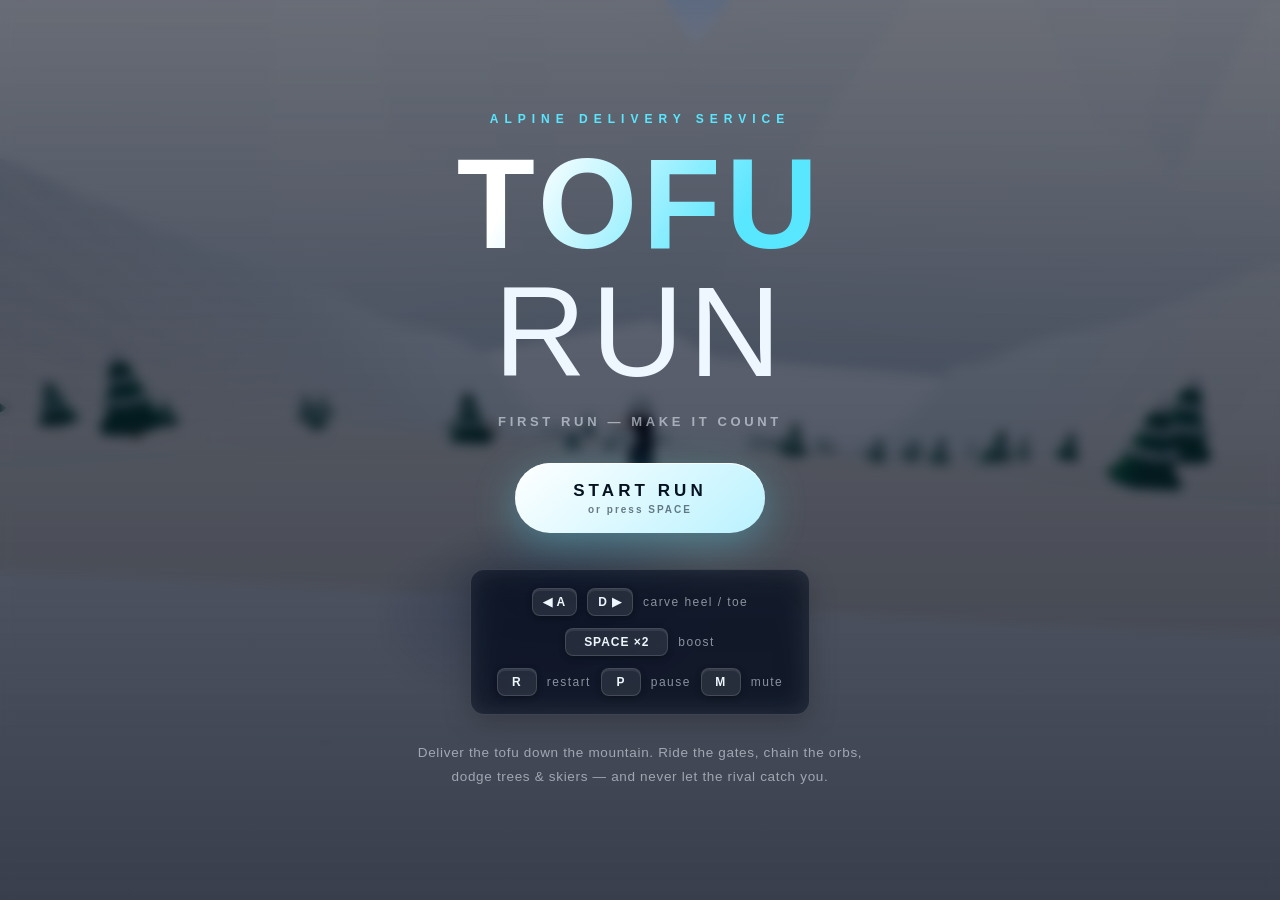
<file: tofu-run/index.html>
<!DOCTYPE html>
<html lang="en">
<head>
<meta charset="utf-8"/>
<meta name="viewport" content="width=device-width, initial-scale=1, viewport-fit=cover, user-scalable=no"/>
<title>TOFU RUN — Alpine Delivery</title>
<link rel="icon" href="data:image/svg+xml,%3Csvg xmlns='http://www.w3.org/2000/svg' viewBox='0 0 64 64'%3E%3Crect x='10' y='16' width='44' height='36' rx='8' fill='white' stroke='%2359e6ff' stroke-width='4'/%3E%3C/svg%3E"/>
<link rel="stylesheet" href="css/style.css"/>
<script type="importmap">{ "imports": { "three": "./js/vendor/three.module.js" } }</script>
</head>
<body>
<canvas id="scene"></canvas>

<!-- in-run HUD -->
<div id="hud" class="hidden">
  <div id="timer" class="glass mono">00:00.0</div>
  <div id="statsTop" class="glass">
    <span id="dist" class="mono">0 m</span>
    <span class="sep"></span>
    <span id="tofu" class="mono">◻ 0</span>
  </div>
  <div id="rival" class="glass"><i class="dot"></i>RIVAL&nbsp;<span id="rivalGap" class="mono">55 m</span></div>
  <div id="speedo">
    <div id="speedVal">0</div>
    <div class="unit">KM/H</div>
  </div>
  <div id="boostWrap">
    <div id="boostTrack"><div id="boostBar"></div></div>
    <div id="boostHint">COLLECT ORBS</div>
  </div>
  <div id="announce"></div>
  <div id="vignette"></div>
  <div id="flash"></div>
</div>

<!-- start menu -->
<div id="menu" class="screen">
  <div class="menu-inner">
    <div class="kicker-line">ALPINE DELIVERY SERVICE</div>
    <h1 class="title"><span>TOFU</span> RUN</h1>
    <div id="menuBest" class="best mono">FIRST RUN — MAKE IT COUNT</div>
    <button id="startBtn" class="cta">START RUN<span class="cta-sub">or press SPACE</span></button>
    <div class="controls glass">
      <div class="ctrl"><span class="key">◀ A</span><span class="key">D ▶</span><span class="lbl">carve heel / toe</span></div>
      <div class="ctrl"><span class="key wide">SPACE ×2</span><span class="lbl">boost</span></div>
      <div class="ctrl"><span class="key">R</span><span class="lbl">restart</span><span class="key">P</span><span class="lbl">pause</span><span class="key">M</span><span class="lbl">mute</span></div>
    </div>
    <div class="brief">Deliver the tofu down the mountain. Ride the gates, chain the orbs,<br/>dodge trees &amp; skiers — and never let the rival catch you.</div>
  </div>
</div>

<!-- countdown -->
<div id="countdown" class="screen transparent hidden">
  <div id="countNum"></div>
</div>

<!-- game over -->
<div id="gameover" class="screen hidden">
  <div class="menu-inner">
    <div class="kicker-line fail">RUN TERMINATED</div>
    <div id="goReason" class="reason">YOU HIT A PINE TREE</div>
    <div id="goRecord" class="record hidden">◆ NEW PERSONAL BEST ◆</div>
    <div id="goStats" class="stats-grid"></div>
    <button class="cta" onclick="window.dispatchEvent(new KeyboardEvent('keydown',{code:'KeyR'}))">RETRY<span class="cta-sub">or press R</span></button>
  </div>
</div>

<!-- pause -->
<div id="paused" class="screen hidden">
  <div class="menu-inner">
    <div class="kicker-line">PAUSED</div>
    <div class="brief">Press P or SPACE to resume</div>
  </div>
</div>

<script type="module" src="js/main.js"></script>
</body>
</html>
</file>
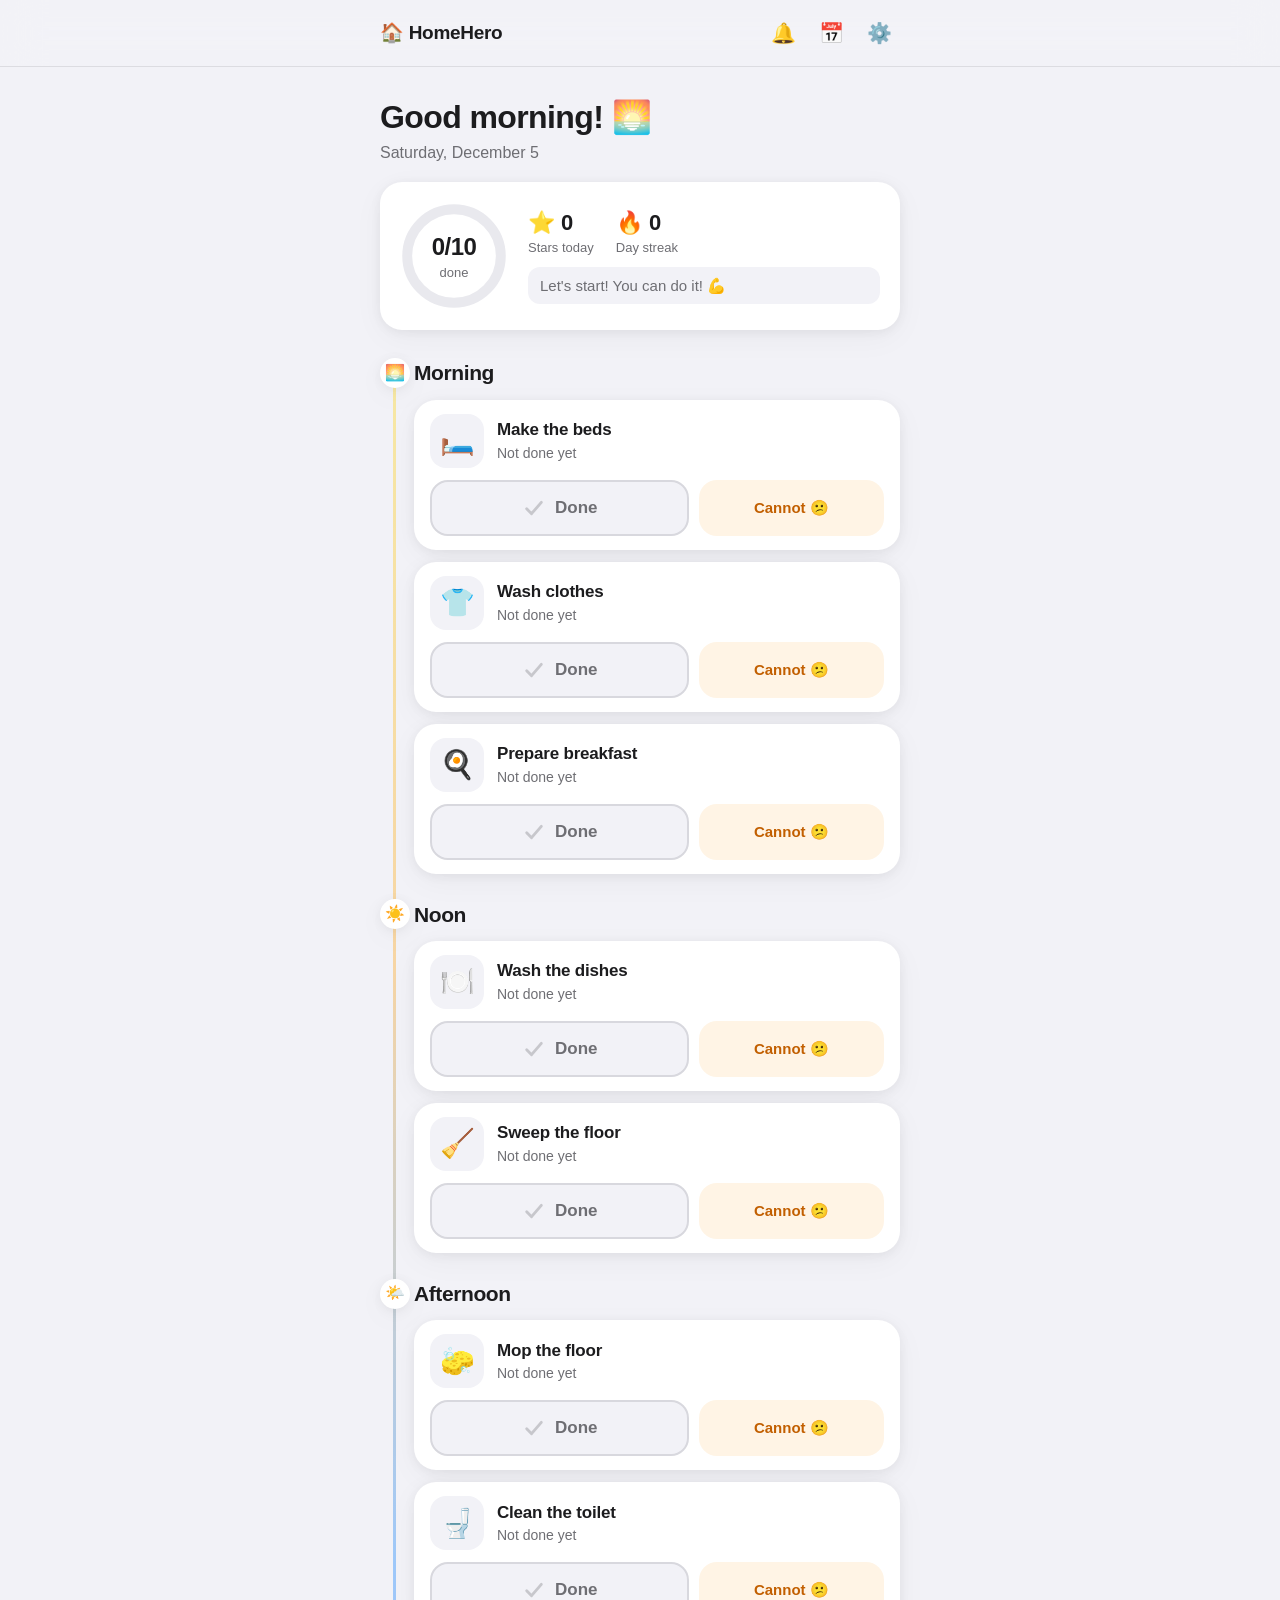
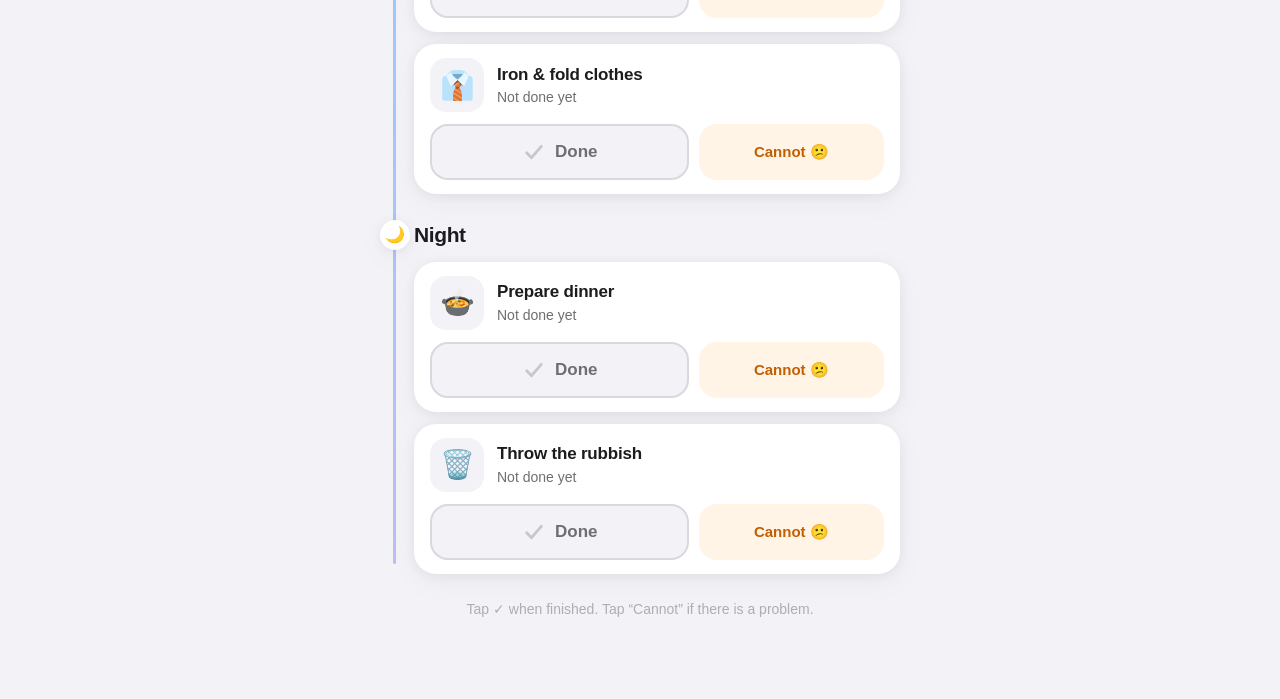
<file: HomeHero.html>
<!DOCTYPE html>
<html lang="en">
<head>
  <meta charset="UTF-8" />
  <meta name="viewport" content="width=device-width, initial-scale=1.0, maximum-scale=1.0, user-scalable=no" />
  <meta name="theme-color" content="#f2f2f7" />
  <meta name="apple-mobile-web-app-capable" content="yes" />
  <meta name="apple-mobile-web-app-status-bar-style" content="default" />
  <meta name="description" content="HomeHero — a simple, friendly daily task app for house helpers" />
  <title>HomeHero · Today's Tasks</title>
  <link rel="manifest" href="[data-uri]" />
  <style>
/* ==========================================================================
   HomeHero — Apple-inspired design system
   iOS system palette, SF font stack, soft cards, springy feedback
   ========================================================================== */

:root {
  --bg: #f2f2f7;
  --card: #ffffff;
  --text: #1c1c1e;
  --text-2: #6e6e73;
  --text-3: #aeaeb2;
  --blue: #007aff;
  --green: #34c759;
  --orange: #ff9f0a;
  --red: #ff3b30;
  --purple: #af52de;
  --separator: rgba(60, 60, 67, 0.12);
  --radius-lg: 22px;
  --radius-md: 16px;
  --shadow-card: 0 2px 12px rgba(0, 0, 0, 0.06), 0 8px 32px rgba(0, 0, 0, 0.04);
  --shadow-float: 0 12px 40px rgba(0, 0, 0, 0.18);
  --spring: cubic-bezier(0.34, 1.56, 0.64, 1);
}

* { box-sizing: border-box; -webkit-tap-highlight-color: transparent; }

[hidden] { display: none !important; }

html, body { margin: 0; padding: 0; }

body {
  font-family: -apple-system, BlinkMacSystemFont, "SF Pro Text", "Segoe UI",
    Roboto, "Helvetica Neue", Arial, sans-serif;
  background: var(--bg);
  color: var(--text);
  font-size: 17px;
  line-height: 1.4;
  -webkit-font-smoothing: antialiased;
  padding-bottom: 48px;
}

button { font-family: inherit; cursor: pointer; border: none; background: none; color: inherit; }

/* ---------- Top bar ---------- */

.topbar {
  position: sticky;
  top: 0;
  z-index: 40;
  background: rgba(242, 242, 247, 0.78);
  -webkit-backdrop-filter: saturate(180%) blur(20px);
  backdrop-filter: saturate(180%) blur(20px);
  border-bottom: 0.5px solid var(--separator);
}

.topbar-inner {
  max-width: 560px;
  margin: 0 auto;
  padding: 12px 20px;
  display: flex;
  align-items: center;
  justify-content: space-between;
}

.brand { font-weight: 700; font-size: 19px; letter-spacing: -0.3px; }

.topbar-actions { display: flex; gap: 6px; }

.icon-btn {
  width: 42px;
  height: 42px;
  border-radius: 50%;
  display: grid;
  place-items: center;
  font-size: 20px;
  transition: transform 0.18s var(--spring), background 0.18s ease;
}

.icon-btn:active { transform: scale(0.85); background: rgba(0, 0, 0, 0.07); }

/* ---------- Page layout ---------- */

.page { max-width: 560px; margin: 0 auto; padding: 20px 20px 0; }

.greeting h1 {
  font-size: 32px;
  font-weight: 800;
  letter-spacing: -0.6px;
  margin: 8px 0 2px;
}

.date-text { color: var(--text-2); margin: 0 0 18px; font-size: 16px; }

/* ---------- Hero / progress card ---------- */

.hero-card {
  background: var(--card);
  border-radius: var(--radius-lg);
  box-shadow: var(--shadow-card);
  padding: 20px;
  display: flex;
  align-items: center;
  gap: 20px;
  margin-bottom: 28px;
  transition: box-shadow 0.4s ease;
}

.hero-card.all-done {
  background: linear-gradient(135deg, #e8fbe9, #ffffff 70%);
}

.ring-wrap { position: relative; width: 108px; height: 108px; flex-shrink: 0; }

.ring { width: 108px; height: 108px; transform: rotate(-90deg); }

.ring-track, .ring-fill {
  fill: none;
  stroke-width: 11;
  stroke-linecap: round;
}

.ring-track { stroke: #e9e9ee; }

.ring-fill {
  stroke: var(--green);
  stroke-dasharray: 326.7;   /* 2πr, r=52 */
  stroke-dashoffset: 326.7;
  transition: stroke-dashoffset 0.8s var(--spring);
}

.ring-center {
  position: absolute;
  inset: 0;
  display: grid;
  place-content: center;
  text-align: center;
}

.ring-count { font-size: 24px; font-weight: 800; letter-spacing: -0.5px; }
.ring-label { font-size: 13px; color: var(--text-2); }

.hero-stats { display: flex; flex-wrap: wrap; gap: 10px 22px; align-items: center; }

.stat-value { font-size: 22px; font-weight: 800; }
.stat-label { font-size: 13px; color: var(--text-2); }

.hero-message {
  flex-basis: 100%;
  font-size: 15px;
  color: var(--text-2);
  background: var(--bg);
  border-radius: 12px;
  padding: 8px 12px;
}

/* ---------- Timeline ---------- */

.timeline { position: relative; padding-left: 34px; }

.timeline::before {
  content: "";
  position: absolute;
  left: 13px;
  top: 10px;
  bottom: 10px;
  width: 3px;
  border-radius: 2px;
  background: linear-gradient(#ffd60a, #ff9f0a, #007aff, #5e5ce6);
  opacity: 0.35;
}

.period { margin-bottom: 26px; }

.period-head {
  position: relative;
  display: flex;
  align-items: center;
  gap: 10px;
  margin-bottom: 12px;
}

.period-dot {
  position: absolute;
  left: -34px;
  width: 30px;
  height: 30px;
  border-radius: 50%;
  background: var(--card);
  box-shadow: var(--shadow-card);
  display: grid;
  place-items: center;
  font-size: 16px;
}

.period-title { font-size: 21px; font-weight: 800; letter-spacing: -0.4px; }

.now-badge {
  background: var(--blue);
  color: #fff;
  font-size: 12px;
  font-weight: 700;
  padding: 3px 10px;
  border-radius: 999px;
  animation: pulse 1.8s ease-in-out infinite;
}

@keyframes pulse {
  0%, 100% { transform: scale(1); opacity: 1; }
  50% { transform: scale(1.08); opacity: 0.85; }
}

.period.now .task-card { box-shadow: 0 0 0 2px rgba(0, 122, 255, 0.25), var(--shadow-card); }

.period-empty {
  color: var(--text-3);
  font-size: 15px;
  background: rgba(255, 255, 255, 0.6);
  border-radius: var(--radius-md);
  padding: 14px 16px;
}

/* ---------- Task cards ---------- */

.task-card {
  background: var(--card);
  border-radius: var(--radius-lg);
  box-shadow: var(--shadow-card);
  padding: 14px 16px;
  margin-bottom: 12px;
  transition: transform 0.25s var(--spring), background 0.35s ease, opacity 0.35s ease;
  animation: card-in 0.4s var(--spring) backwards;
}

.task-main {
  display: flex;
  align-items: center;
  gap: 13px;
  margin-bottom: 12px;
}

@keyframes card-in {
  from { transform: translateY(14px); opacity: 0; }
  to { transform: translateY(0); opacity: 1; }
}

.task-card:active { transform: scale(0.985); }

.task-emoji {
  width: 54px;
  height: 54px;
  border-radius: 16px;
  background: var(--bg);
  display: grid;
  place-items: center;
  font-size: 28px;
  flex-shrink: 0;
}

.task-info { flex: 1; min-width: 0; }

.task-title { font-size: 17px; font-weight: 700; letter-spacing: -0.2px; }

.task-status { font-size: 14px; color: var(--text-2); margin-top: 2px; }

.task-actions { display: flex; gap: 10px; }

/* Big tick button — the main action */
.tick-btn {
  flex: 1.4;
  height: 56px;
  border-radius: 18px;
  background: var(--bg);
  border: 2.5px solid #d8d8de;
  display: flex;
  align-items: center;
  justify-content: center;
  gap: 8px;
  font-size: 17px;
  font-weight: 800;
  color: var(--text-2);
  transition: transform 0.22s var(--spring), background 0.25s ease, border-color 0.25s ease, color 0.25s ease;
}

.tick-btn svg { width: 26px; height: 26px; flex-shrink: 0; }

.tick-btn .tick-path {
  fill: none;
  stroke: #c7c7cc;
  stroke-width: 3.5;
  stroke-linecap: round;
  stroke-linejoin: round;
  stroke-dasharray: 30;
  stroke-dashoffset: 0;
  transition: stroke 0.2s ease;
}

.tick-btn:active { transform: scale(0.94); }

.cannot-btn {
  flex: 1;
  height: 56px;
  border-radius: 18px;
  background: #fff4e5;
  color: #c25f00;
  font-size: 15px;
  font-weight: 700;
  display: grid;
  place-items: center;
  transition: transform 0.22s var(--spring);
}

.cannot-btn:active { transform: scale(0.9); }

/* Done state */
.task-card.done { background: #eafbef; }
.task-card.done .task-title { color: #1d7a3a; }
.task-card.done .tick-btn {
  background: var(--green);
  border-color: var(--green);
  color: #fff;
  animation: tick-pop 0.45s var(--spring);
}
.task-card.done .tick-path {
  stroke: #fff;
  animation: tick-draw 0.4s ease 0.05s backwards;
}
.task-card.done .cannot-btn { display: none; }

@keyframes tick-pop {
  0% { transform: scale(0.9); }
  60% { transform: scale(1.05); }
  100% { transform: scale(1); }
}

@keyframes tick-draw {
  from { stroke-dashoffset: 30; }
  to { stroke-dashoffset: 0; }
}

/* Skipped state */
.task-card.skipped { background: #fff7ec; }
.task-card.skipped .tick-btn { border-color: #f0c48a; }
.task-card.skipped .cannot-btn { background: var(--orange); color: #fff; }

.reason-chip {
  display: inline-block;
  background: #ffe8c7;
  color: #a35400;
  font-size: 13px;
  font-weight: 600;
  border-radius: 999px;
  padding: 2px 10px;
  margin-top: 4px;
  max-width: 100%;
  overflow: hidden;
  text-overflow: ellipsis;
  white-space: nowrap;
}

/* Floating star reward */
.star-float {
  position: fixed;
  z-index: 90;
  font-size: 26px;
  pointer-events: none;
  animation: star-fly 1s ease-out forwards;
}

@keyframes star-fly {
  0% { transform: translateY(0) scale(0.6); opacity: 0; }
  20% { opacity: 1; transform: translateY(-14px) scale(1.2); }
  100% { transform: translateY(-70px) scale(1); opacity: 0; }
}

.footer-note {
  text-align: center;
  color: var(--text-3);
  font-size: 14px;
  margin: 8px 0 32px;
}

/* ---------- Bottom sheet ---------- */

.sheet-backdrop {
  position: fixed;
  inset: 0;
  background: rgba(0, 0, 0, 0.35);
  z-index: 60;
  animation: fade-in 0.25s ease;
}

.sheet {
  position: fixed;
  left: 0;
  right: 0;
  bottom: 0;
  z-index: 70;
  background: var(--card);
  border-radius: 24px 24px 0 0;
  box-shadow: var(--shadow-float);
  padding: 10px 20px calc(20px + env(safe-area-inset-bottom));
  max-width: 560px;
  margin: 0 auto;
  animation: sheet-up 0.35s var(--spring);
}

@keyframes sheet-up {
  from { transform: translateY(100%); }
  to { transform: translateY(0); }
}

@keyframes fade-in { from { opacity: 0; } to { opacity: 1; } }

.sheet-handle {
  width: 40px;
  height: 5px;
  border-radius: 3px;
  background: #d8d8de;
  margin: 4px auto 14px;
}

.sheet-title { font-size: 21px; font-weight: 800; margin: 0 0 2px; }
.sheet-sub { color: var(--text-2); margin: 0 0 14px; font-size: 15px; }

.reason-grid {
  display: grid;
  grid-template-columns: repeat(2, 1fr);
  gap: 10px;
  margin-bottom: 14px;
}

.reason-btn {
  background: var(--bg);
  border: 2.5px solid transparent;
  border-radius: var(--radius-md);
  padding: 14px 10px;
  font-size: 30px;
  display: grid;
  place-items: center;
  gap: 4px;
  transition: transform 0.2s var(--spring), border-color 0.2s ease, background 0.2s ease;
}

.reason-btn span { font-size: 15px; font-weight: 700; color: var(--text); }

.reason-btn:active { transform: scale(0.93); }

.reason-btn.selected {
  border-color: var(--orange);
  background: #fff4e5;
}

.remark-label { font-size: 14px; color: var(--text-2); display: block; margin-bottom: 6px; }

.remark-input {
  width: 100%;
  border: 1.5px solid var(--separator);
  border-radius: var(--radius-md);
  background: var(--bg);
  font-family: inherit;
  font-size: 16px;
  padding: 12px;
  resize: none;
  outline: none;
}

.remark-input:focus { border-color: var(--blue); }

.sheet-actions { display: flex; gap: 10px; margin-top: 14px; }

/* ---------- Buttons ---------- */

.btn {
  flex: 1;
  height: 52px;
  border-radius: var(--radius-md);
  font-size: 17px;
  font-weight: 700;
  transition: transform 0.2s var(--spring), opacity 0.2s ease;
}

.btn:active { transform: scale(0.95); }
.btn:disabled { opacity: 0.4; }

.btn-blue { background: var(--blue); color: #fff; }
.btn-orange { background: var(--orange); color: #fff; }
.btn-gray { background: #e9e9ee; color: var(--text); }

/* ---------- Celebration ---------- */

.celebrate {
  position: fixed;
  inset: 0;
  z-index: 80;
  background: rgba(0, 0, 0, 0.4);
  display: grid;
  place-items: center;
  animation: fade-in 0.3s ease;
  padding: 24px;
}

.celebrate-card {
  background: var(--card);
  border-radius: 28px;
  padding: 32px 28px;
  text-align: center;
  max-width: 340px;
  width: 100%;
  box-shadow: var(--shadow-float);
  animation: celebrate-pop 0.5s var(--spring);
}

@keyframes celebrate-pop {
  from { transform: scale(0.7); opacity: 0; }
  to { transform: scale(1); opacity: 1; }
}

.celebrate-emoji { font-size: 64px; animation: bounce 1s ease infinite; }

@keyframes bounce {
  0%, 100% { transform: translateY(0); }
  50% { transform: translateY(-12px); }
}

.celebrate-card h2 { font-size: 26px; margin: 10px 0 4px; letter-spacing: -0.4px; }
.celebrate-card p { color: var(--text-2); margin: 0 0 12px; }

.celebrate-stars { font-size: 30px; letter-spacing: 4px; margin-bottom: 20px; min-height: 38px; }

/* ---------- Modals ---------- */

.modal {
  position: fixed;
  inset: 0;
  z-index: 60;
  background: rgba(0, 0, 0, 0.35);
  display: grid;
  place-items: end center;
  animation: fade-in 0.25s ease;
}

.modal-card {
  background: var(--bg);
  border-radius: 24px 24px 0 0;
  width: 100%;
  max-width: 560px;
  max-height: 86vh;
  display: flex;
  flex-direction: column;
  animation: sheet-up 0.35s var(--spring);
}

.modal-head {
  display: flex;
  align-items: center;
  justify-content: space-between;
  padding: 18px 20px 10px;
}

.modal-head h2 { margin: 0; font-size: 22px; letter-spacing: -0.4px; }

.modal-close { background: #e3e3e8; width: 34px; height: 34px; font-size: 15px; }

.modal-body { overflow-y: auto; padding: 4px 20px calc(28px + env(safe-area-inset-bottom)); }

/* ---------- History ---------- */

.history-day {
  background: var(--card);
  border-radius: var(--radius-md);
  box-shadow: var(--shadow-card);
  padding: 14px 16px;
  margin-bottom: 10px;
}

.history-day-head {
  display: flex;
  justify-content: space-between;
  align-items: center;
  font-weight: 700;
}

.history-score { font-size: 15px; }
.history-score.good { color: var(--green); }
.history-score.partial { color: var(--orange); }
.history-score.none { color: var(--text-3); }

.history-bar {
  height: 8px;
  background: #e9e9ee;
  border-radius: 4px;
  margin-top: 8px;
  overflow: hidden;
}

.history-bar-fill {
  height: 100%;
  border-radius: 4px;
  background: var(--green);
  transition: width 0.5s ease;
}

.history-remarks { margin-top: 8px; font-size: 14px; color: var(--text-2); }
.history-remarks li { margin-bottom: 2px; }

/* ---------- Settings ---------- */

.settings-hint { color: var(--text-2); font-size: 14px; margin: 4px 0 12px; }

.settings-task-list { display: flex; flex-direction: column; gap: 8px; margin-bottom: 20px; }

.settings-row {
  background: var(--card);
  border-radius: var(--radius-md);
  box-shadow: var(--shadow-card);
  padding: 10px 12px;
  display: flex;
  align-items: center;
  gap: 10px;
}

.settings-row .s-emoji { font-size: 24px; }
.settings-row .s-title { flex: 1; font-weight: 600; font-size: 15px; }
.settings-row .s-period {
  font-size: 12px;
  font-weight: 700;
  color: var(--text-2);
  background: var(--bg);
  padding: 3px 10px;
  border-radius: 999px;
}

.s-delete {
  width: 34px;
  height: 34px;
  border-radius: 50%;
  background: #ffe5e3;
  color: var(--red);
  font-size: 15px;
  display: grid;
  place-items: center;
}

.settings-sub { font-size: 17px; margin: 0 0 10px; }

.add-form {
  background: var(--card);
  border-radius: var(--radius-md);
  box-shadow: var(--shadow-card);
  padding: 14px;
  display: flex;
  flex-direction: column;
  gap: 12px;
}

.emoji-picker { display: flex; flex-wrap: wrap; gap: 6px; }

.emoji-option {
  width: 44px;
  height: 44px;
  border-radius: 12px;
  background: var(--bg);
  font-size: 24px;
  display: grid;
  place-items: center;
  border: 2.5px solid transparent;
  transition: transform 0.2s var(--spring), border-color 0.2s ease;
}

.emoji-option:active { transform: scale(0.88); }
.emoji-option.selected { border-color: var(--blue); background: #eaf3ff; }

.text-input {
  border: 1.5px solid var(--separator);
  border-radius: 12px;
  background: var(--bg);
  font-family: inherit;
  font-size: 16px;
  padding: 12px;
  outline: none;
}

.text-input:focus { border-color: var(--blue); }

.period-picker { display: grid; grid-template-columns: repeat(4, 1fr); gap: 6px; }

.period-option {
  border-radius: 12px;
  background: var(--bg);
  border: 2.5px solid transparent;
  padding: 8px 4px;
  font-size: 13px;
  font-weight: 700;
  display: grid;
  place-items: center;
  gap: 2px;
}

.period-option .p-emoji { font-size: 20px; }
.period-option.selected { border-color: var(--blue); background: #eaf3ff; }

/* ---------- Confetti & toast ---------- */

#confetti-canvas {
  position: fixed;
  inset: 0;
  pointer-events: none;
  z-index: 100;
}

.toast {
  position: fixed;
  bottom: 28px;
  left: 50%;
  transform: translateX(-50%);
  background: rgba(28, 28, 30, 0.92);
  color: #fff;
  font-size: 15px;
  font-weight: 600;
  padding: 12px 20px;
  border-radius: 999px;
  z-index: 110;
  box-shadow: var(--shadow-float);
  animation: toast-in 0.35s var(--spring);
  max-width: 86vw;
  text-align: center;
}

@keyframes toast-in {
  from { transform: translate(-50%, 20px); opacity: 0; }
  to { transform: translate(-50%, 0); opacity: 1; }
}

/* ---------- Small screens ---------- */

@media (max-width: 380px) {
  .hero-card { flex-direction: column; text-align: center; }
  .hero-stats { justify-content: center; }
}

/* ---------- Reduced motion ---------- */

@media (prefers-reduced-motion: reduce) {
  *, *::before, *::after { animation-duration: 0.01ms !important; transition-duration: 0.01ms !important; }
}
</style>
</head>
<body>

  <!-- Frosted top bar -->
  <header class="topbar">
    <div class="topbar-inner">
      <div class="brand">🏠 <span>HomeHero</span></div>
      <div class="topbar-actions">
        <button id="btn-bell" class="icon-btn" aria-label="Reminders">🔔</button>
        <button id="btn-history" class="icon-btn" aria-label="History">📅</button>
        <button id="btn-settings" class="icon-btn" aria-label="Settings">⚙️</button>
      </div>
    </div>
  </header>

  <main class="page">

    <!-- Greeting -->
    <section class="greeting">
      <h1 id="greeting-text">Good morning!</h1>
      <p id="date-text" class="date-text"></p>
    </section>

    <!-- Progress hero card -->
    <section class="hero-card" id="hero-card">
      <div class="ring-wrap">
        <svg class="ring" viewBox="0 0 120 120" aria-hidden="true">
          <circle class="ring-track" cx="60" cy="60" r="52"></circle>
          <circle class="ring-fill" id="ring-fill" cx="60" cy="60" r="52"></circle>
        </svg>
        <div class="ring-center">
          <div class="ring-count" id="ring-count">0/0</div>
          <div class="ring-label">done</div>
        </div>
      </div>
      <div class="hero-stats">
        <div class="stat">
          <div class="stat-value" id="stat-stars">⭐ 0</div>
          <div class="stat-label">Stars today</div>
        </div>
        <div class="stat">
          <div class="stat-value" id="stat-streak">🔥 0</div>
          <div class="stat-label">Day streak</div>
        </div>
        <div class="hero-message" id="hero-message">Let's start! You can do it! 💪</div>
      </div>
    </section>

    <!-- Timeline -->
    <section class="timeline" id="timeline">
      <!-- Period sections rendered by JS -->
    </section>

    <p class="footer-note">Tap ✓ when finished. Tap “Cannot” if there is a problem.</p>
  </main>

  <!-- "Cannot do" bottom sheet -->
  <div class="sheet-backdrop" id="sheet-backdrop" hidden></div>
  <div class="sheet" id="remark-sheet" role="dialog" aria-modal="true" hidden>
    <div class="sheet-handle"></div>
    <h2 class="sheet-title" id="sheet-task-title">Why cannot do?</h2>
    <p class="sheet-sub">Choose one reason 👇</p>
    <div class="reason-grid" id="reason-grid">
      <button class="reason-btn" data-reason="No supplies">🧴<span>No supplies</span></button>
      <button class="reason-btn" data-reason="No time">⏰<span>No time</span></button>
      <button class="reason-btn" data-reason="Not feeling well">🤒<span>Not well</span></button>
      <button class="reason-btn" data-reason="Something broken">🔧<span>Broken</span></button>
    </div>
    <label class="remark-label" for="remark-input">Want to say more? (optional)</label>
    <textarea id="remark-input" class="remark-input" rows="2" placeholder="Type here…"></textarea>
    <div class="sheet-actions">
      <button class="btn btn-gray" id="sheet-cancel">Back</button>
      <button class="btn btn-orange" id="sheet-save" disabled>Send ✉️</button>
    </div>
  </div>

  <!-- Celebration overlay -->
  <div class="celebrate" id="celebrate" hidden>
    <div class="celebrate-card">
      <div class="celebrate-emoji">🎉</div>
      <h2 id="celebrate-title">All tasks done!</h2>
      <p id="celebrate-sub">Amazing work today! 🌟</p>
      <div class="celebrate-stars" id="celebrate-stars"></div>
      <button class="btn btn-blue" id="celebrate-close">Yay! 🙌</button>
    </div>
  </div>

  <!-- History modal -->
  <div class="modal" id="history-modal" hidden>
    <div class="modal-card">
      <div class="modal-head">
        <h2>📅 Last 7 days</h2>
        <button class="icon-btn modal-close" data-close="history-modal" aria-label="Close">✕</button>
      </div>
      <div class="modal-body" id="history-body"></div>
    </div>
  </div>

  <!-- Settings modal (for employer) -->
  <div class="modal" id="settings-modal" hidden>
    <div class="modal-card">
      <div class="modal-head">
        <h2>⚙️ Manage tasks</h2>
        <button class="icon-btn modal-close" data-close="settings-modal" aria-label="Close">✕</button>
      </div>
      <div class="modal-body">
        <p class="settings-hint">For the employer: add or remove daily tasks. Changes apply immediately.</p>
        <div id="settings-task-list" class="settings-task-list"></div>
        <h3 class="settings-sub">Add a new task</h3>
        <div class="add-form">
          <div class="emoji-picker" id="emoji-picker"></div>
          <input type="text" id="new-task-title" class="text-input" maxlength="40" placeholder="Task name, e.g. Water plants" />
          <div class="period-picker" id="period-picker"></div>
          <button class="btn btn-blue" id="btn-add-task">＋ Add task</button>
        </div>
      </div>
    </div>
  </div>

  <!-- Confetti canvas -->
  <canvas id="confetti-canvas" aria-hidden="true"></canvas>

  <!-- Toast -->
  <div class="toast" id="toast" hidden></div>

  <script>
/* ==========================================================================
   HomeHero — daily task app for house helpers
   Vanilla JS, localStorage persistence, no backend required.
   ========================================================================== */

(function () {
  "use strict";

  /* ---------------- Constants ---------------- */

  var PERIODS = [
    { id: "morning",   label: "Morning",   emoji: "🌅", startHour: 6,  endHour: 11, reminderMin: 7 * 60 },
    { id: "noon",      label: "Noon",      emoji: "☀️", startHour: 11, endHour: 14, reminderMin: 11 * 60 + 30 },
    { id: "afternoon", label: "Afternoon", emoji: "🌤️", startHour: 14, endHour: 18, reminderMin: 14 * 60 + 30 },
    { id: "night",     label: "Night",     emoji: "🌙", startHour: 18, endHour: 24, reminderMin: 18 * 60 + 30 }
  ];

  var DEFAULT_TASKS = [
    { id: "t1", emoji: "🛏️", title: "Make the beds",        period: "morning" },
    { id: "t2", emoji: "👕", title: "Wash clothes",          period: "morning" },
    { id: "t3", emoji: "🍳", title: "Prepare breakfast",     period: "morning" },
    { id: "t4", emoji: "🍽️", title: "Wash the dishes",      period: "noon" },
    { id: "t5", emoji: "🧹", title: "Sweep the floor",       period: "noon" },
    { id: "t6", emoji: "🧽", title: "Mop the floor",         period: "afternoon" },
    { id: "t7", emoji: "🚽", title: "Clean the toilet",      period: "afternoon" },
    { id: "t8", emoji: "👔", title: "Iron & fold clothes",   period: "afternoon" },
    { id: "t9", emoji: "🍲", title: "Prepare dinner",        period: "night" },
    { id: "t10", emoji: "🗑️", title: "Throw the rubbish",   period: "night" }
  ];

  var EMOJI_CHOICES = ["🧺", "👕", "🧹", "🧽", "🚽", "🍳", "🍲", "🍽️", "🛏️", "🪟", "🌱", "🐕", "🛒", "🗑️", "👔", "🧸", "🚗", "🐟"];

  var ENCOURAGEMENTS = [
    "Let's start! You can do it! 💪",
    "Good job! Keep going! 👍",
    "Wow, so fast! ⚡",
    "Almost there! 🌟",
    "You are a star! ⭐"
  ];

  var STORE = {
    tasks: "hh_tasks_v1",
    log: "hh_log_v1",
    streak: "hh_streak_v1",
    notify: "hh_notify_v1"
  };

  /* ---------------- State ---------------- */

  var tasks = load(STORE.tasks, DEFAULT_TASKS);
  var log = load(STORE.log, {});          // { "2026-08-03": { taskId: {status, reason, remark, at} } }
  var streakInfo = load(STORE.streak, { count: 0, lastDate: null });
  var remindersOn = load(STORE.notify, false);

  var sheetTaskId = null;
  var sheetReason = null;
  var celebrated = false;
  var addEmoji = EMOJI_CHOICES[0];
  var addPeriod = "morning";

  /* ---------------- Storage helpers ---------------- */

  function load(key, fallback) {
    try {
      var raw = localStorage.getItem(key);
      return raw ? JSON.parse(raw) : fallback;
    } catch (e) {
      return fallback;
    }
  }

  function save(key, value) {
    try { localStorage.setItem(key, JSON.stringify(value)); } catch (e) { /* storage full/blocked */ }
  }

  function todayKey(offsetDays) {
    var d = new Date();
    if (offsetDays) d.setDate(d.getDate() + offsetDays);
    var m = String(d.getMonth() + 1).padStart(2, "0");
    var day = String(d.getDate()).padStart(2, "0");
    return d.getFullYear() + "-" + m + "-" + day;
  }

  function todayLog() {
    var key = todayKey();
    if (!log[key]) log[key] = {};
    return log[key];
  }

  function entryFor(taskId) {
    return todayLog()[taskId] || null;
  }

  /* ---------------- Derived state ---------------- */

  function counts() {
    var done = 0, skipped = 0;
    var tl = todayLog();
    tasks.forEach(function (t) {
      var e = tl[t.id];
      if (e && e.status === "done") done++;
      else if (e && e.status === "skipped") skipped++;
    });
    return { done: done, skipped: skipped, total: tasks.length };
  }

  function allActioned(c) {
    return c.total > 0 && c.done + c.skipped === c.total;
  }

  function currentPeriodId() {
    var h = new Date().getHours();
    for (var i = 0; i < PERIODS.length; i++) {
      if (h >= PERIODS[i].startHour && h < PERIODS[i].endHour) return PERIODS[i].id;
    }
    return null; // before 6am
  }

  /* ---------------- Rendering ---------------- */

  var $ = function (id) { return document.getElementById(id); };

  function render() {
    renderGreeting();
    renderHero();
    renderTimeline();
  }

  function renderGreeting() {
    var h = new Date().getHours();
    var g = h < 12 ? "Good morning! 🌅" : h < 18 ? "Good afternoon! ☀️" : "Good evening! 🌙";
    $("greeting-text").textContent = g;
    $("date-text").textContent = new Date().toLocaleDateString(undefined, {
      weekday: "long", day: "numeric", month: "long"
    });
  }

  function renderHero() {
    var c = counts();
    var circumference = 326.7;
    var ratio = c.total ? c.done / c.total : 0;

    $("ring-fill").style.strokeDashoffset = String(circumference * (1 - ratio));
    $("ring-count").textContent = c.done + "/" + c.total;
    $("stat-stars").textContent = "⭐ " + c.done;
    $("stat-streak").textContent = "🔥 " + streakInfo.count;

    var msgIndex = Math.min(
      Math.floor(ratio * (ENCOURAGEMENTS.length - 1)),
      ENCOURAGEMENTS.length - 1
    );
    var msg = c.done === c.total && c.total > 0
      ? "All done! Fantastic! 🎉"
      : ENCOURAGEMENTS[msgIndex];
    $("hero-message").textContent = msg;

    $("hero-card").classList.toggle("all-done", c.done === c.total && c.total > 0);
  }

  function renderTimeline() {
    var container = $("timeline");
    container.innerHTML = "";
    var nowPeriod = currentPeriodId();

    PERIODS.forEach(function (p) {
      var periodTasks = tasks.filter(function (t) { return t.period === p.id; });

      var section = document.createElement("section");
      section.className = "period" + (p.id === nowPeriod ? " now" : "");
      section.id = "period-" + p.id;

      var head = document.createElement("div");
      head.className = "period-head";
      head.innerHTML =
        '<div class="period-dot">' + p.emoji + "</div>" +
        '<div class="period-title">' + p.label + "</div>" +
        (p.id === nowPeriod ? '<div class="now-badge">NOW</div>' : "");
      section.appendChild(head);

      if (periodTasks.length === 0) {
        var empty = document.createElement("div");
        empty.className = "period-empty";
        empty.textContent = "No tasks — free time! 😊";
        section.appendChild(empty);
      }

      periodTasks.forEach(function (t, i) {
        section.appendChild(taskCard(t, i));
      });

      container.appendChild(section);
    });
  }

  function taskCard(task, index) {
    var entry = entryFor(task.id);
    var status = entry ? entry.status : "pending";

    var card = document.createElement("div");
    card.className = "task-card " + (status === "done" ? "done" : status === "skipped" ? "skipped" : "");
    card.style.animationDelay = (index * 0.05) + "s";
    card.dataset.taskId = task.id;

    var statusText = status === "done"
      ? "Done at " + (entry.at || "") + " ✓"
      : status === "skipped"
        ? "Cannot do today"
        : "Not done yet";

    card.innerHTML =
      '<div class="task-main">' +
        '<div class="task-emoji">' + task.emoji + "</div>" +
        '<div class="task-info">' +
          '<div class="task-title">' + escapeHtml(task.title) + "</div>" +
          '<div class="task-status">' + statusText + "</div>" +
          (status === "skipped" && entry.reason
            ? '<div class="reason-chip">💬 ' + escapeHtml(entry.reason + (entry.remark ? " — " + entry.remark : "")) + "</div>"
            : "") +
        "</div>" +
      "</div>" +
      '<div class="task-actions">' +
        '<button class="tick-btn" aria-label="Mark done">' +
          '<svg viewBox="0 0 32 32"><path class="tick-path" d="M7 17 L13 23 L25 9"/></svg>' +
          '<span class="tick-label">' + (status === "done" ? "Done!" : "Done") + "</span>" +
        "</button>" +
        '<button class="cannot-btn">Cannot 😕</button>' +
      "</div>";

    card.querySelector(".tick-btn").addEventListener("click", function (ev) {
      toggleDone(task.id, ev);
    });
    card.querySelector(".cannot-btn").addEventListener("click", function () {
      openSheet(task.id);
    });

    return card;
  }

  function escapeHtml(str) {
    var div = document.createElement("div");
    div.textContent = str;
    return div.innerHTML;
  }

  /* ---------------- Actions ---------------- */

  function toggleDone(taskId, ev) {
    var tl = todayLog();
    var entry = tl[taskId];

    if (entry && entry.status === "done") {
      // Undo
      delete tl[taskId];
      save(STORE.log, log);
      render();
      return;
    }

    var now = new Date();
    tl[taskId] = {
      status: "done",
      at: now.toLocaleTimeString([], { hour: "2-digit", minute: "2-digit" })
    };
    save(STORE.log, log);

    starBurst(ev);
    confettiBurst(ev, 18);
    vibrate(30);
    render();

    maybeCelebrate(550);
  }

  function maybeCelebrate(delay) {
    var c = counts();
    if (allActioned(c) && !celebrated) {
      celebrated = true;
      updateStreak();
      setTimeout(showCelebration, delay);
    }
  }

  function updateStreak() {
    var today = todayKey();
    if (streakInfo.lastDate === today) return;
    streakInfo.count = streakInfo.lastDate === todayKey(-1) ? streakInfo.count + 1 : 1;
    streakInfo.lastDate = today;
    save(STORE.streak, streakInfo);
  }

  /* ---------------- "Cannot do" sheet ---------------- */

  function openSheet(taskId) {
    sheetTaskId = taskId;
    sheetReason = null;
    var task = tasks.find(function (t) { return t.id === taskId; });
    $("sheet-task-title").textContent = task.emoji + " " + task.title;
    $("remark-input").value = "";
    $("sheet-save").disabled = true;
    document.querySelectorAll(".reason-btn").forEach(function (b) { b.classList.remove("selected"); });
    $("sheet-backdrop").hidden = false;
    $("remark-sheet").hidden = false;
  }

  function closeSheet() {
    $("sheet-backdrop").hidden = true;
    $("remark-sheet").hidden = true;
    sheetTaskId = null;
  }

  function saveSkip() {
    if (!sheetTaskId || !sheetReason) return;
    var tl = todayLog();
    tl[sheetTaskId] = {
      status: "skipped",
      reason: sheetReason,
      remark: $("remark-input").value.trim(),
      at: new Date().toLocaleTimeString([], { hour: "2-digit", minute: "2-digit" })
    };
    save(STORE.log, log);
    closeSheet();
    toast("Message saved. Thank you for telling! 🙏");
    render();
    maybeCelebrate(900);
  }

  /* ---------------- Celebration ---------------- */

  function showCelebration() {
    var c = counts();
    if (c.skipped === 0) {
      $("celebrate-title").textContent = "All tasks done!";
      $("celebrate-sub").textContent = "Amazing work today! 🌟";
    } else {
      $("celebrate-title").textContent = "Day complete!";
      $("celebrate-sub").textContent = c.done + " done ✓ · " + c.skipped + " reported 💬 Thank you for being honest!";
    }
    var stars = "";
    for (var i = 0; i < Math.min(c.done, 10); i++) stars += "⭐";
    $("celebrate-stars").textContent = stars;
    $("celebrate").hidden = false;
    confettiRain();
    vibrate([60, 40, 60]);
  }

  /* ---------------- Star + confetti effects ---------------- */

  function starBurst(ev) {
    if (!ev) return;
    var star = document.createElement("div");
    star.className = "star-float";
    star.textContent = "⭐ +1";
    star.style.left = ev.clientX - 20 + "px";
    star.style.top = ev.clientY - 20 + "px";
    document.body.appendChild(star);
    setTimeout(function () { star.remove(); }, 1000);
  }

  var canvas = $("confetti-canvas");
  var ctx = canvas.getContext("2d");
  var particles = [];
  var rafId = null;
  var COLORS = ["#ff3b30", "#ff9f0a", "#ffd60a", "#34c759", "#007aff", "#af52de"];

  function sizeCanvas() {
    canvas.width = window.innerWidth;
    canvas.height = window.innerHeight;
  }

  function confettiBurst(ev, n) {
    sizeCanvas();
    var x = ev ? ev.clientX : canvas.width / 2;
    var y = ev ? ev.clientY : canvas.height / 3;
    for (var i = 0; i < n; i++) {
      particles.push({
        x: x, y: y,
        vx: (Math.random() - 0.5) * 9,
        vy: -Math.random() * 8 - 2,
        size: Math.random() * 6 + 4,
        color: COLORS[Math.floor(Math.random() * COLORS.length)],
        rot: Math.random() * Math.PI,
        vr: (Math.random() - 0.5) * 0.3,
        life: 70
      });
    }
    if (!rafId) tick();
  }

  function confettiRain() {
    sizeCanvas();
    for (var i = 0; i < 120; i++) {
      particles.push({
        x: Math.random() * canvas.width,
        y: -20 - Math.random() * canvas.height * 0.5,
        vx: (Math.random() - 0.5) * 2,
        vy: Math.random() * 3 + 2,
        size: Math.random() * 7 + 4,
        color: COLORS[Math.floor(Math.random() * COLORS.length)],
        rot: Math.random() * Math.PI,
        vr: (Math.random() - 0.5) * 0.2,
        life: 220
      });
    }
    if (!rafId) tick();
  }

  function tick() {
    ctx.clearRect(0, 0, canvas.width, canvas.height);
    particles = particles.filter(function (p) { return p.life > 0 && p.y < canvas.height + 30; });
    particles.forEach(function (p) {
      p.x += p.vx;
      p.y += p.vy;
      p.vy += 0.25;
      p.rot += p.vr;
      p.life--;
      ctx.save();
      ctx.translate(p.x, p.y);
      ctx.rotate(p.rot);
      ctx.fillStyle = p.color;
      ctx.globalAlpha = Math.min(1, p.life / 30);
      ctx.fillRect(-p.size / 2, -p.size / 2, p.size, p.size * 0.6);
      ctx.restore();
    });
    if (particles.length) {
      rafId = requestAnimationFrame(tick);
    } else {
      rafId = null;
      ctx.clearRect(0, 0, canvas.width, canvas.height);
    }
  }

  function vibrate(pattern) {
    if (navigator.vibrate) navigator.vibrate(pattern);
  }

  /* ---------------- Toast ---------------- */

  var toastTimer = null;

  function toast(msg) {
    var el = $("toast");
    el.textContent = msg;
    el.hidden = false;
    clearTimeout(toastTimer);
    toastTimer = setTimeout(function () { el.hidden = true; }, 2600);
  }

  /* ---------------- Reminders ---------------- */

  var firedReminders = {};

  function toggleReminders() {
    if (!("Notification" in window)) {
      toast("This phone cannot show reminders 😢");
      return;
    }
    if (remindersOn) {
      remindersOn = false;
      save(STORE.notify, false);
      toast("Reminders OFF 🔕");
      return;
    }
    Notification.requestPermission().then(function (perm) {
      if (perm === "granted") {
        remindersOn = true;
        save(STORE.notify, true);
        toast("Reminders ON 🔔 I will remind you!");
      } else {
        toast("Please allow notifications in phone settings");
      }
    });
  }

  function checkReminders() {
    if (!remindersOn || !("Notification" in window) || Notification.permission !== "granted") return;
    var now = new Date();
    var minutes = now.getHours() * 60 + now.getMinutes();
    var tl = todayLog();

    PERIODS.forEach(function (p) {
      var fireKey = todayKey() + "-" + p.id;
      if (firedReminders[fireKey]) return;
      if (minutes < p.reminderMin || minutes > p.reminderMin + 5) return;

      var pending = tasks.filter(function (t) {
        return t.period === p.id && !tl[t.id];
      });
      if (pending.length === 0) { firedReminders[fireKey] = true; return; }

      firedReminders[fireKey] = true;
      var first = pending[0];
      new Notification("HomeHero " + p.emoji + " " + p.label + " tasks", {
        body: pending.length + " task(s) to do — start with " + first.emoji + " " + first.title,
        tag: "homehero-" + p.id
      });
    });
  }

  /* ---------------- History (transparency) ---------------- */

  function renderHistory() {
    var body = $("history-body");
    body.innerHTML = "";

    for (var i = 0; i < 7; i++) {
      var key = todayKey(-i);
      var dayLog = log[key] || {};
      var done = 0, remarks = [];

      tasks.forEach(function (t) {
        var e = dayLog[t.id];
        if (e && e.status === "done") done++;
        if (e && e.status === "skipped") {
          remarks.push(t.emoji + " " + t.title + ": " + (e.reason || "") + (e.remark ? " — " + e.remark : ""));
        }
      });

      var total = tasks.length;
      var pct = total ? Math.round((done / total) * 100) : 0;
      var dateLabel = i === 0 ? "Today" : i === 1 ? "Yesterday"
        : new Date(key + "T00:00:00").toLocaleDateString(undefined, { weekday: "short", day: "numeric", month: "short" });
      var scoreClass = pct === 100 ? "good" : pct > 0 ? "partial" : "none";
      var scoreEmoji = pct === 100 ? "🏆 " : "";

      var el = document.createElement("div");
      el.className = "history-day";
      el.innerHTML =
        '<div class="history-day-head">' +
          "<span>" + dateLabel + "</span>" +
          '<span class="history-score ' + scoreClass + '">' + scoreEmoji + done + "/" + total + "</span>" +
        "</div>" +
        '<div class="history-bar"><div class="history-bar-fill" style="width:' + pct + '%"></div></div>' +
        (remarks.length
          ? '<ul class="history-remarks">' + remarks.map(function (r) {
              return "<li>💬 " + escapeHtml(r) + "</li>";
            }).join("") + "</ul>"
          : "");
      body.appendChild(el);
    }
  }

  /* ---------------- Settings ---------------- */

  function renderSettings() {
    var list = $("settings-task-list");
    list.innerHTML = "";

    tasks.forEach(function (t) {
      var p = PERIODS.find(function (x) { return x.id === t.period; });
      var row = document.createElement("div");
      row.className = "settings-row";
      row.innerHTML =
        '<span class="s-emoji">' + t.emoji + "</span>" +
        '<span class="s-title">' + escapeHtml(t.title) + "</span>" +
        '<span class="s-period">' + p.emoji + " " + p.label + "</span>" +
        '<button class="s-delete" aria-label="Delete task">🗑</button>';
      row.querySelector(".s-delete").addEventListener("click", function () {
        if (confirm("Remove \"" + t.title + "\" from the daily list?")) {
          tasks = tasks.filter(function (x) { return x.id !== t.id; });
          save(STORE.tasks, tasks);
          renderSettings();
          render();
        }
      });
      list.appendChild(row);
    });

    // Emoji picker
    var picker = $("emoji-picker");
    picker.innerHTML = "";
    EMOJI_CHOICES.forEach(function (e) {
      var b = document.createElement("button");
      b.className = "emoji-option" + (e === addEmoji ? " selected" : "");
      b.textContent = e;
      b.addEventListener("click", function () {
        addEmoji = e;
        picker.querySelectorAll(".emoji-option").forEach(function (x) { x.classList.remove("selected"); });
        b.classList.add("selected");
      });
      picker.appendChild(b);
    });

    // Period picker
    var pp = $("period-picker");
    pp.innerHTML = "";
    PERIODS.forEach(function (p) {
      var b = document.createElement("button");
      b.className = "period-option" + (p.id === addPeriod ? " selected" : "");
      b.innerHTML = '<span class="p-emoji">' + p.emoji + "</span>" + p.label;
      b.addEventListener("click", function () {
        addPeriod = p.id;
        pp.querySelectorAll(".period-option").forEach(function (x) { x.classList.remove("selected"); });
        b.classList.add("selected");
      });
      pp.appendChild(b);
    });
  }

  function addTask() {
    var title = $("new-task-title").value.trim();
    if (!title) {
      toast("Please type the task name ✏️");
      return;
    }
    tasks.push({
      id: "t" + Date.now(),
      emoji: addEmoji,
      title: title,
      period: addPeriod
    });
    save(STORE.tasks, tasks);
    $("new-task-title").value = "";
    renderSettings();
    render();
    toast("Task added ✅");
  }

  /* ---------------- Wiring ---------------- */

  function init() {
    render();

    // Sheet
    $("sheet-cancel").addEventListener("click", closeSheet);
    $("sheet-backdrop").addEventListener("click", closeSheet);
    $("sheet-save").addEventListener("click", saveSkip);
    document.querySelectorAll(".reason-btn").forEach(function (b) {
      b.addEventListener("click", function () {
        sheetReason = b.dataset.reason;
        document.querySelectorAll(".reason-btn").forEach(function (x) { x.classList.remove("selected"); });
        b.classList.add("selected");
        $("sheet-save").disabled = false;
      });
    });

    // Celebration
    $("celebrate-close").addEventListener("click", function () {
      $("celebrate").hidden = true;
    });

    // Modals
    $("btn-history").addEventListener("click", function () {
      renderHistory();
      $("history-modal").hidden = false;
    });
    $("btn-settings").addEventListener("click", function () {
      renderSettings();
      $("settings-modal").hidden = false;
    });
    document.querySelectorAll(".modal-close").forEach(function (b) {
      b.addEventListener("click", function () {
        $(b.dataset.close).hidden = true;
      });
    });
    document.querySelectorAll(".modal").forEach(function (m) {
      m.addEventListener("click", function (ev) {
        if (ev.target === m) m.hidden = true;
      });
    });

    // Settings actions
    $("btn-add-task").addEventListener("click", addTask);

    // Reminders
    $("btn-bell").addEventListener("click", toggleReminders);
    setInterval(checkReminders, 60 * 1000);
    checkReminders();

    // Keep "NOW" badge and greeting fresh
    setInterval(function () {
      renderGreeting();
      renderTimeline();
    }, 5 * 60 * 1000);

    // If the day is already complete when opening, don't re-celebrate
    var c = counts();
    celebrated = allActioned(c);

    // Scroll to the current time period for instant orientation
    var nowP = currentPeriodId();
    if (nowP && c.done + c.skipped > 0) {
      var el = $("period-" + nowP);
      if (el) setTimeout(function () {
        el.scrollIntoView({ behavior: "smooth", block: "center" });
      }, 400);
    }

    window.addEventListener("resize", sizeCanvas);

    // Offline support for the hosted version (no-op when opened as a file)
    if ("serviceWorker" in navigator && /^https?:$/.test(location.protocol)) {
      navigator.serviceWorker.register("sw.js").catch(function () { /* offline-first is best-effort */ });
    }
  }

  document.addEventListener("DOMContentLoaded", init);
})();
</script>
</body>
</html>
</file>
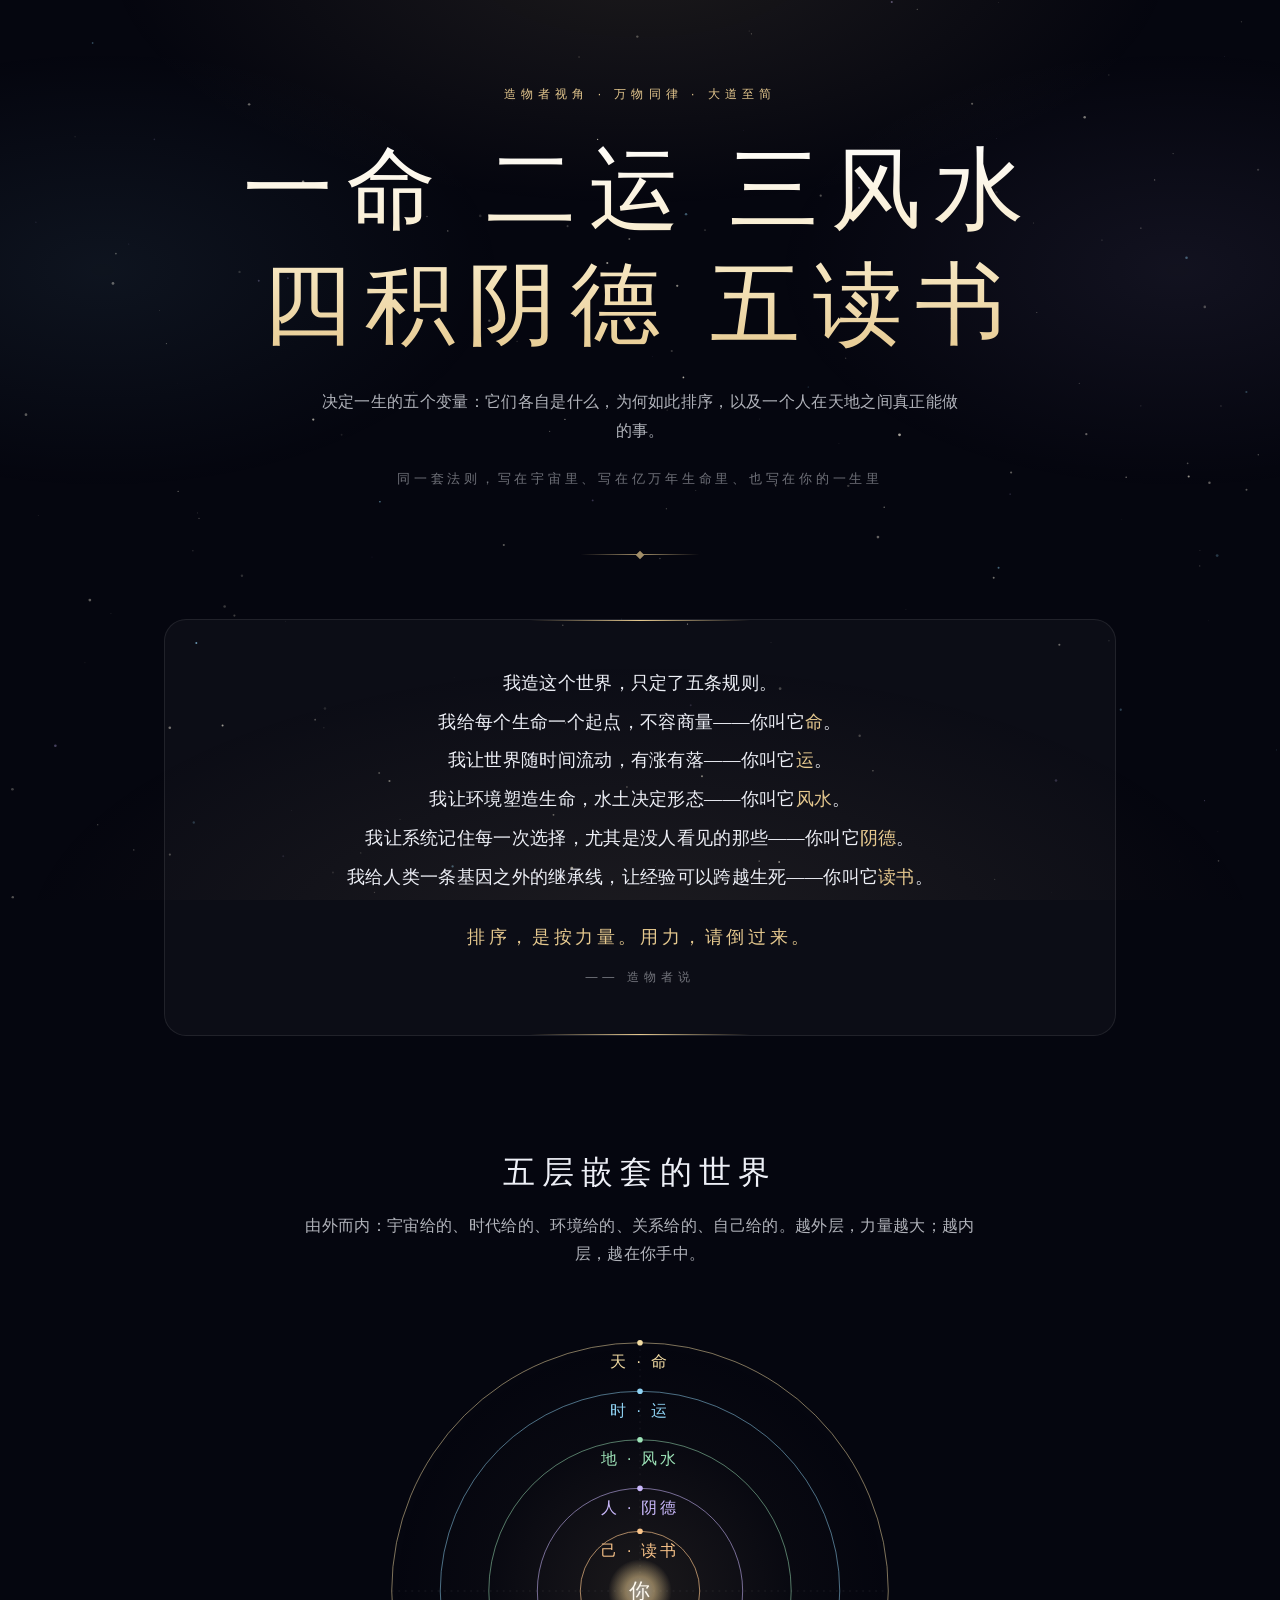
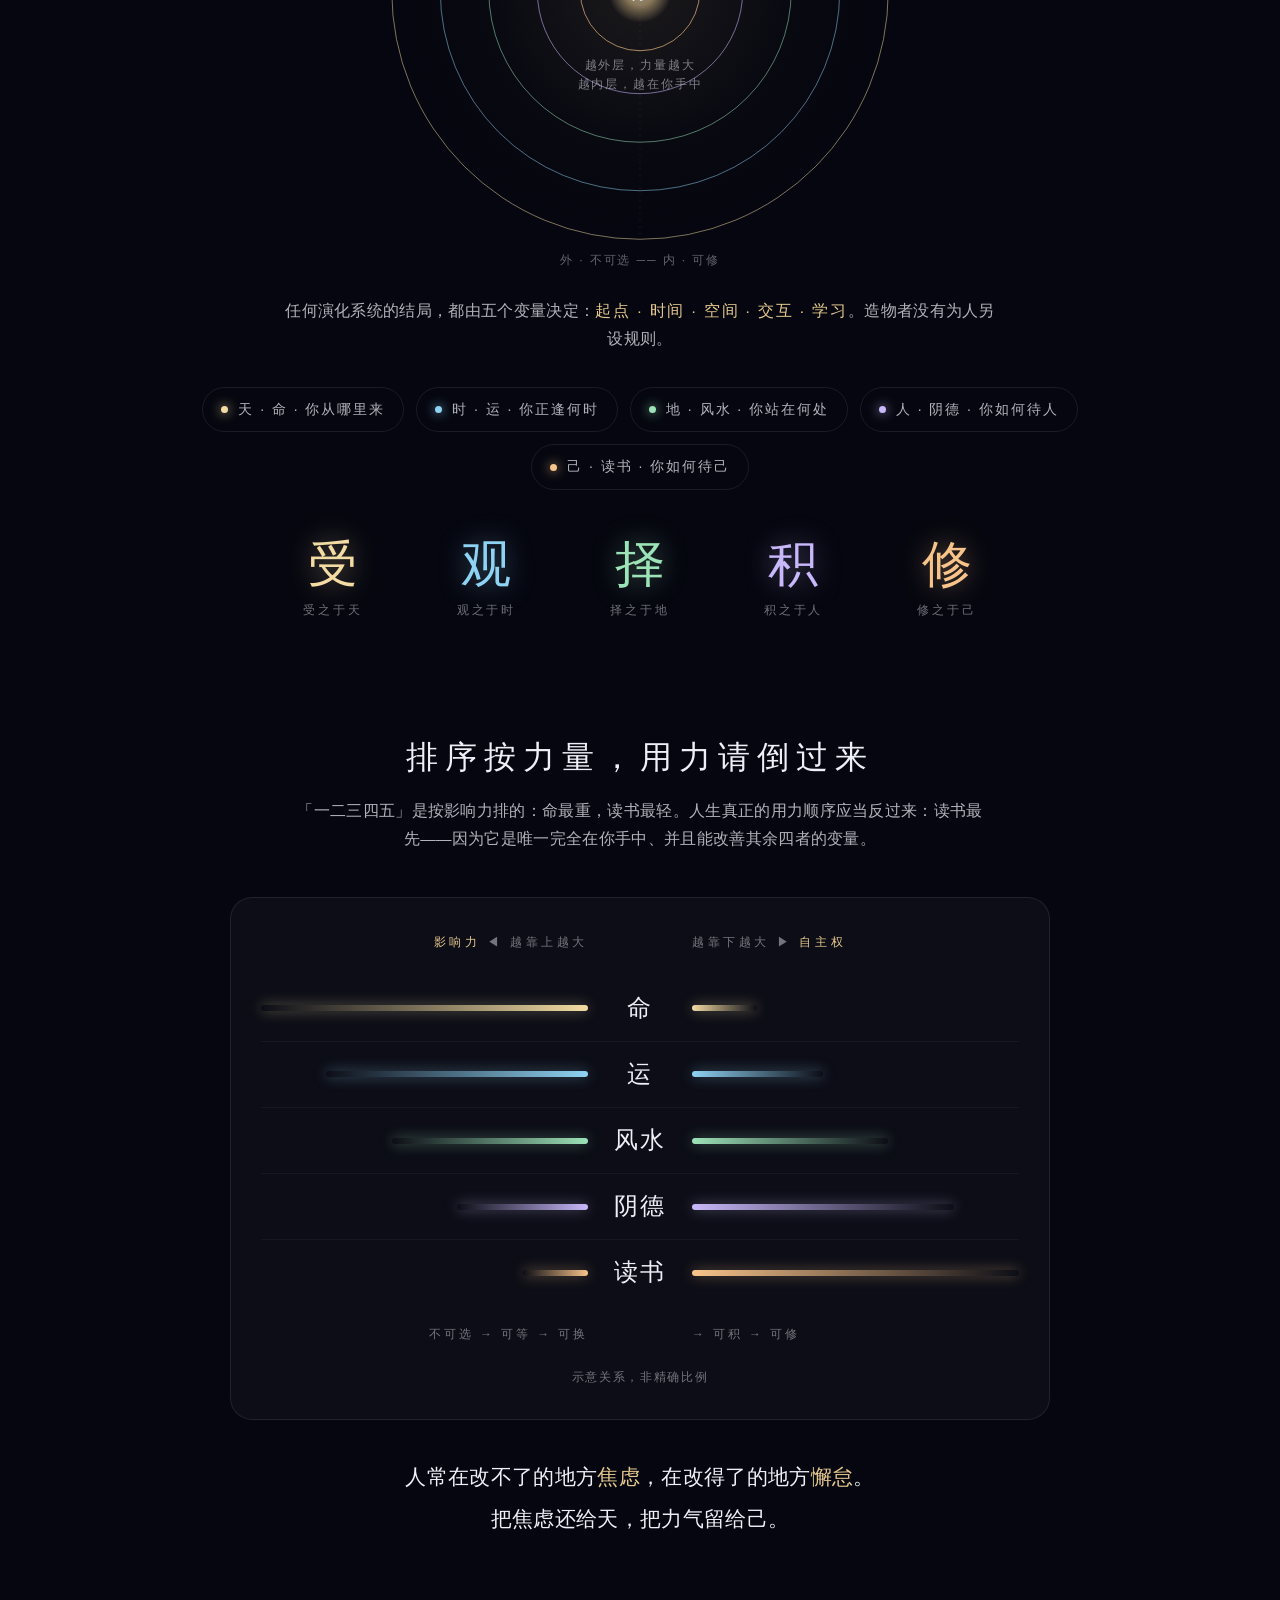
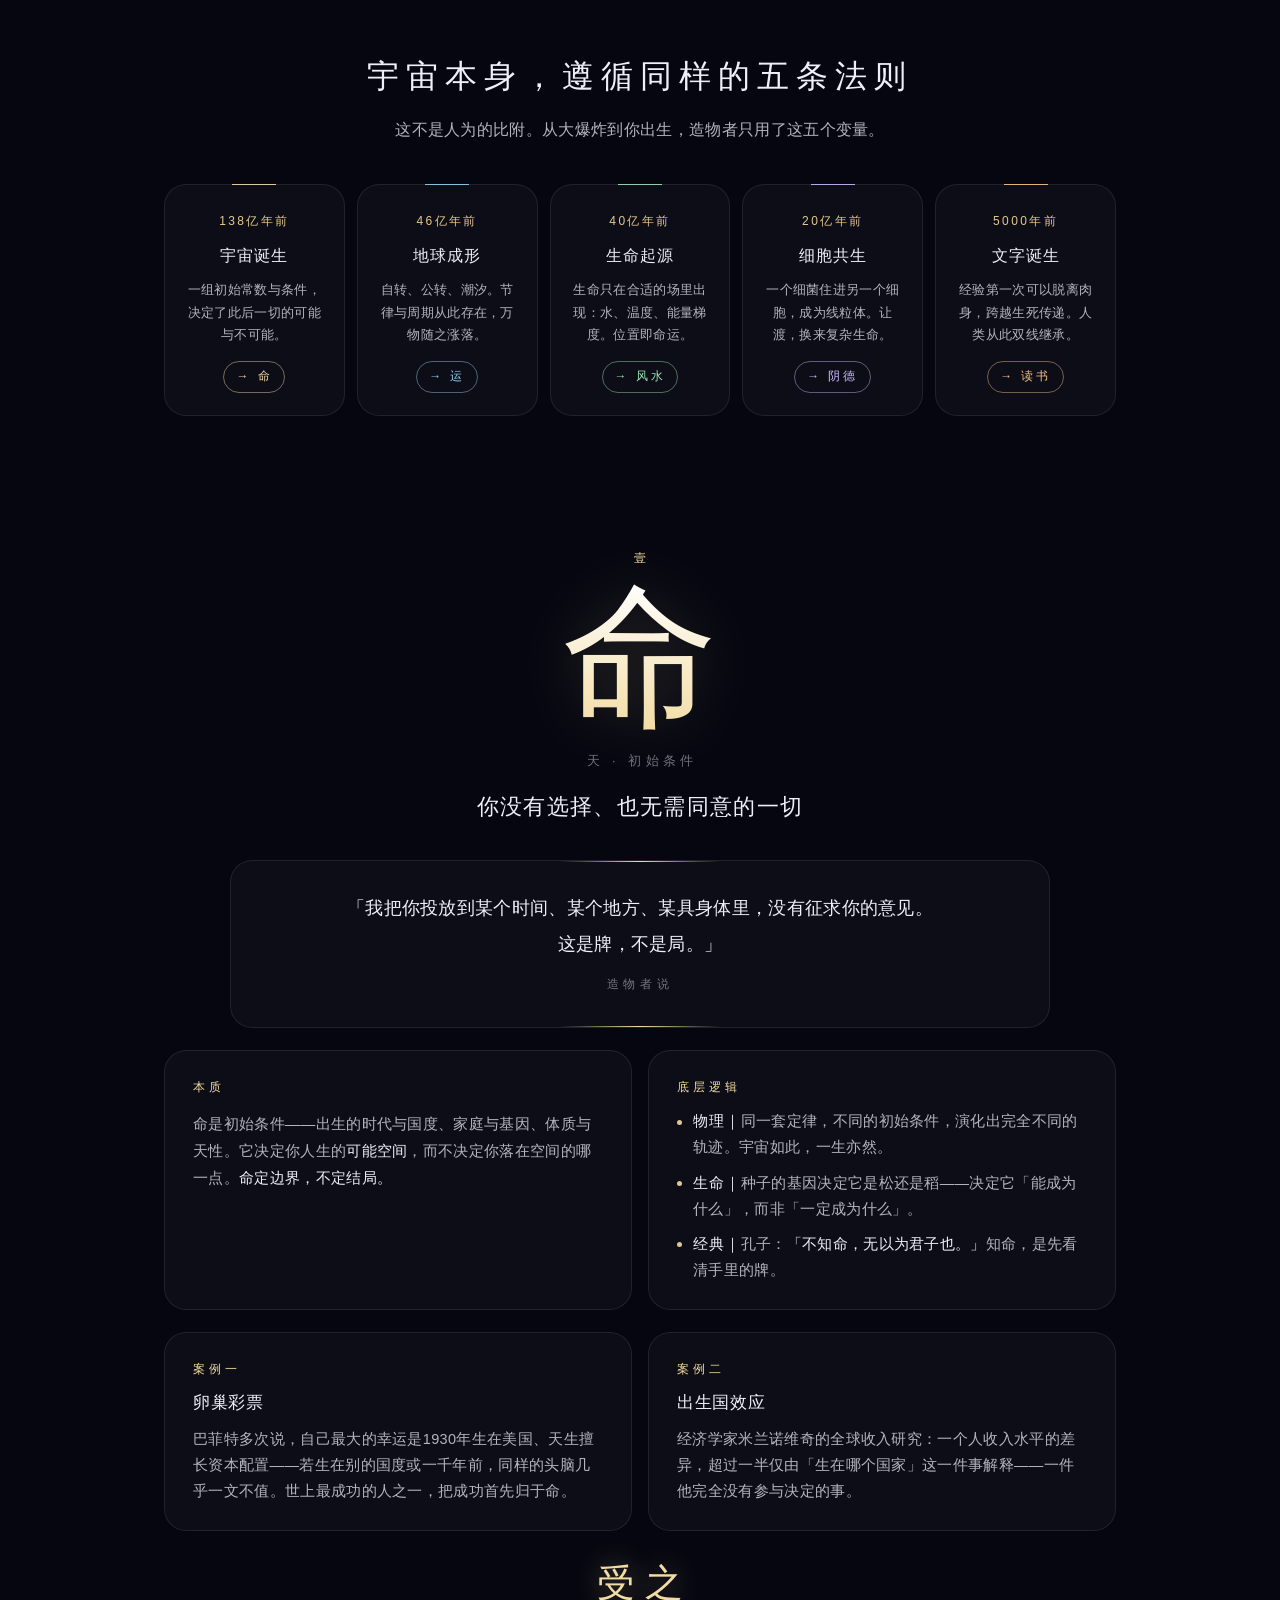
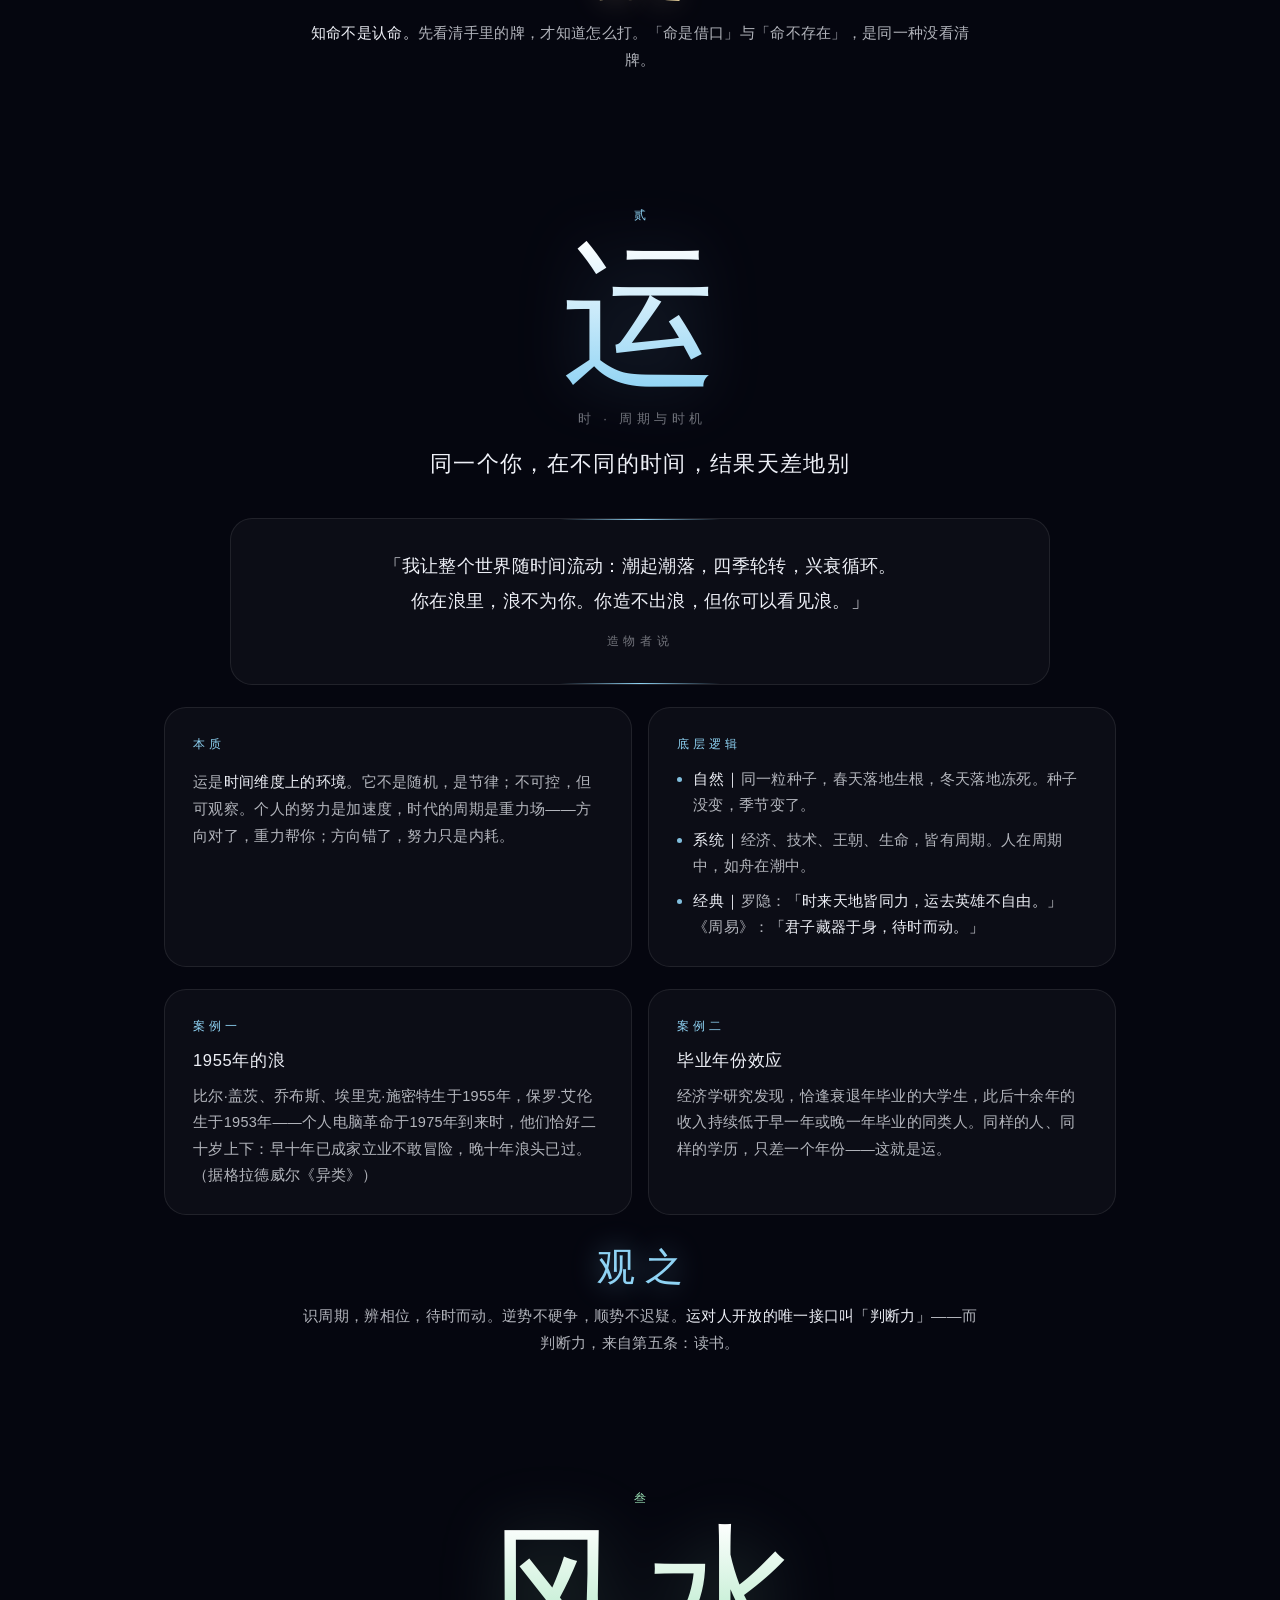
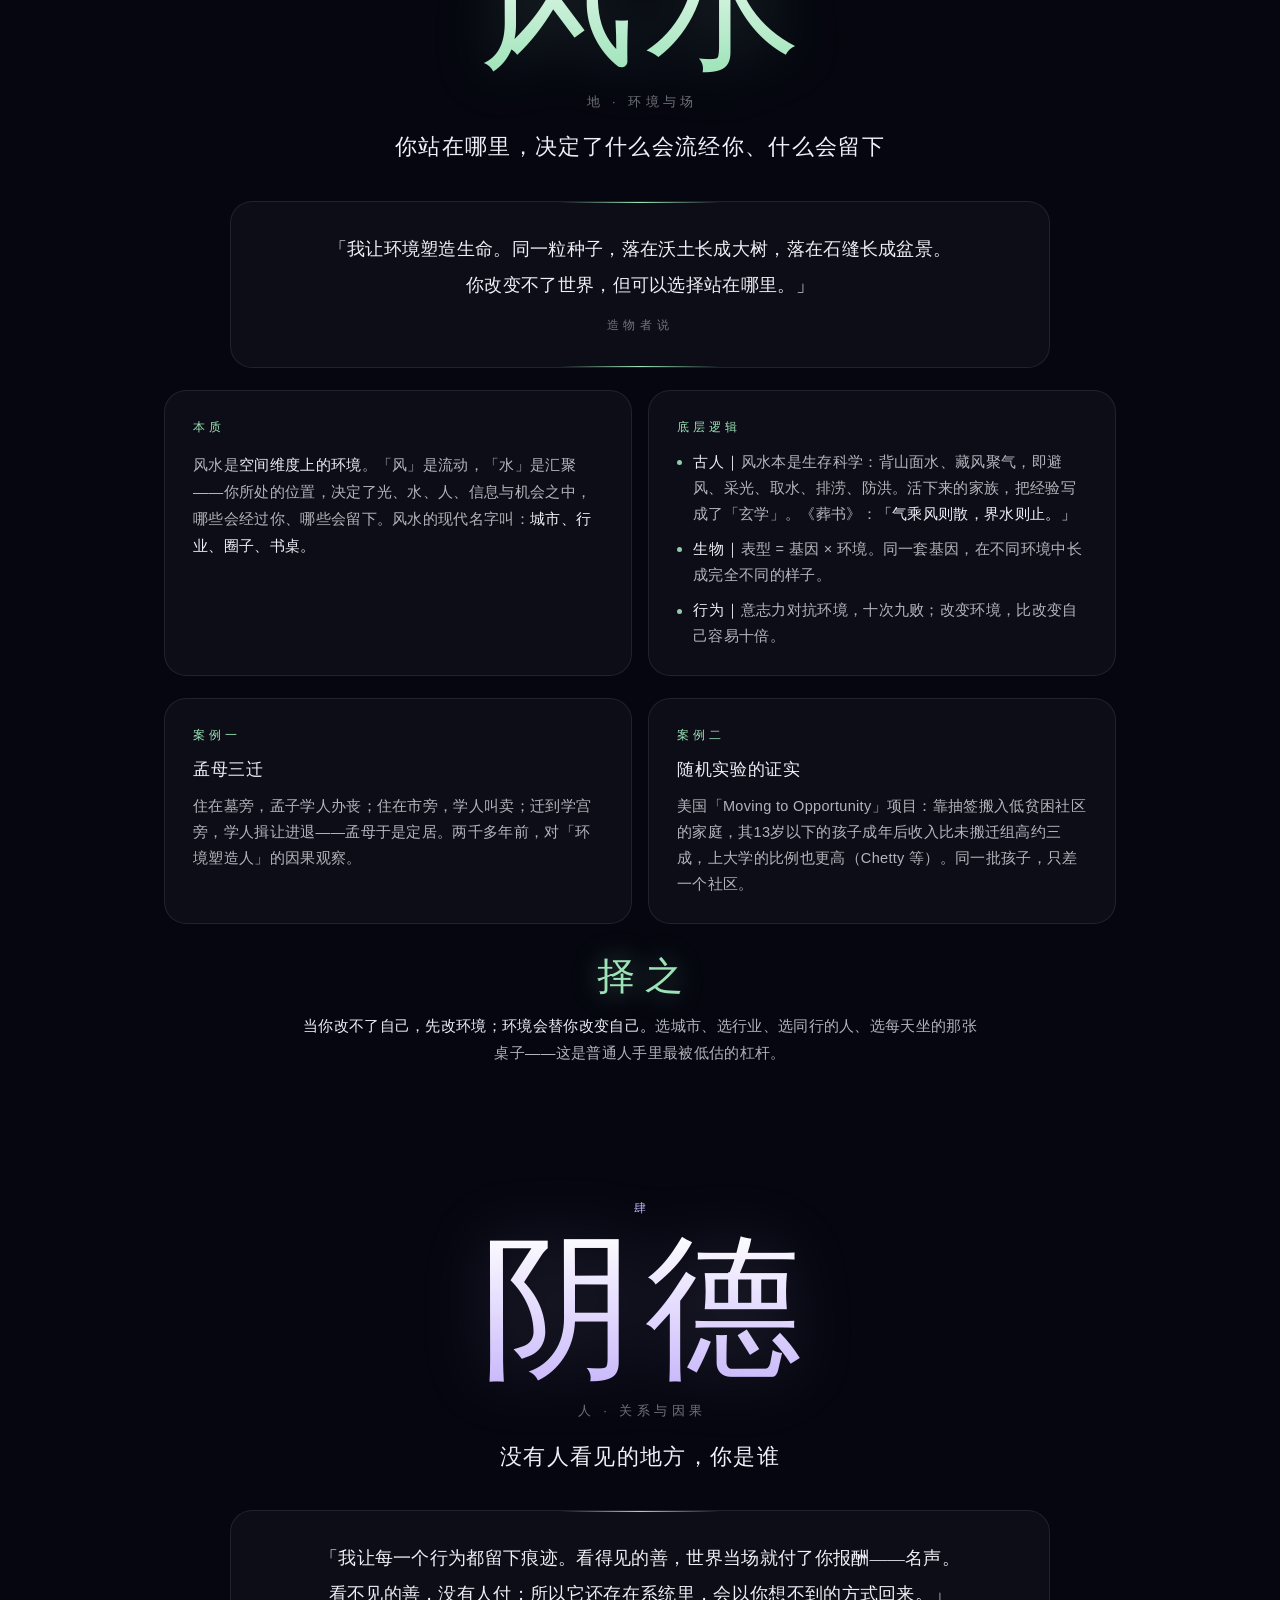
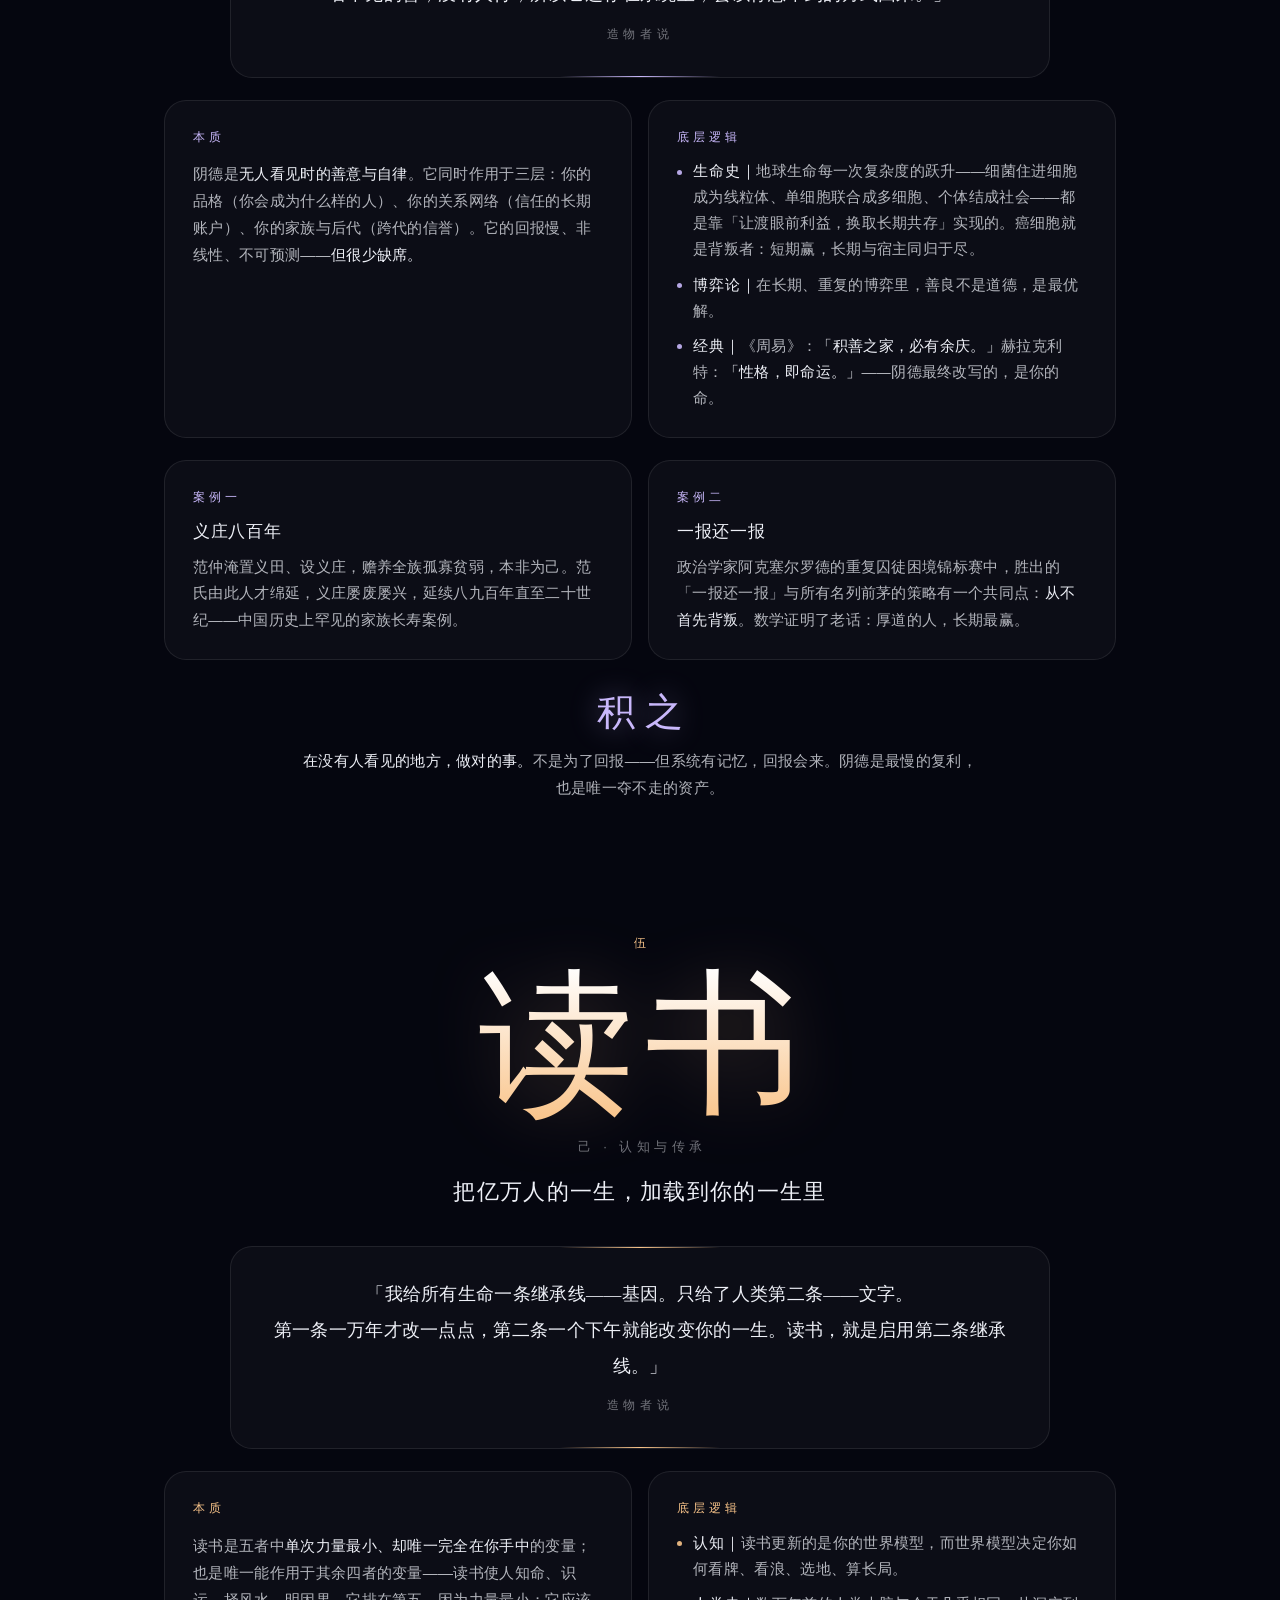
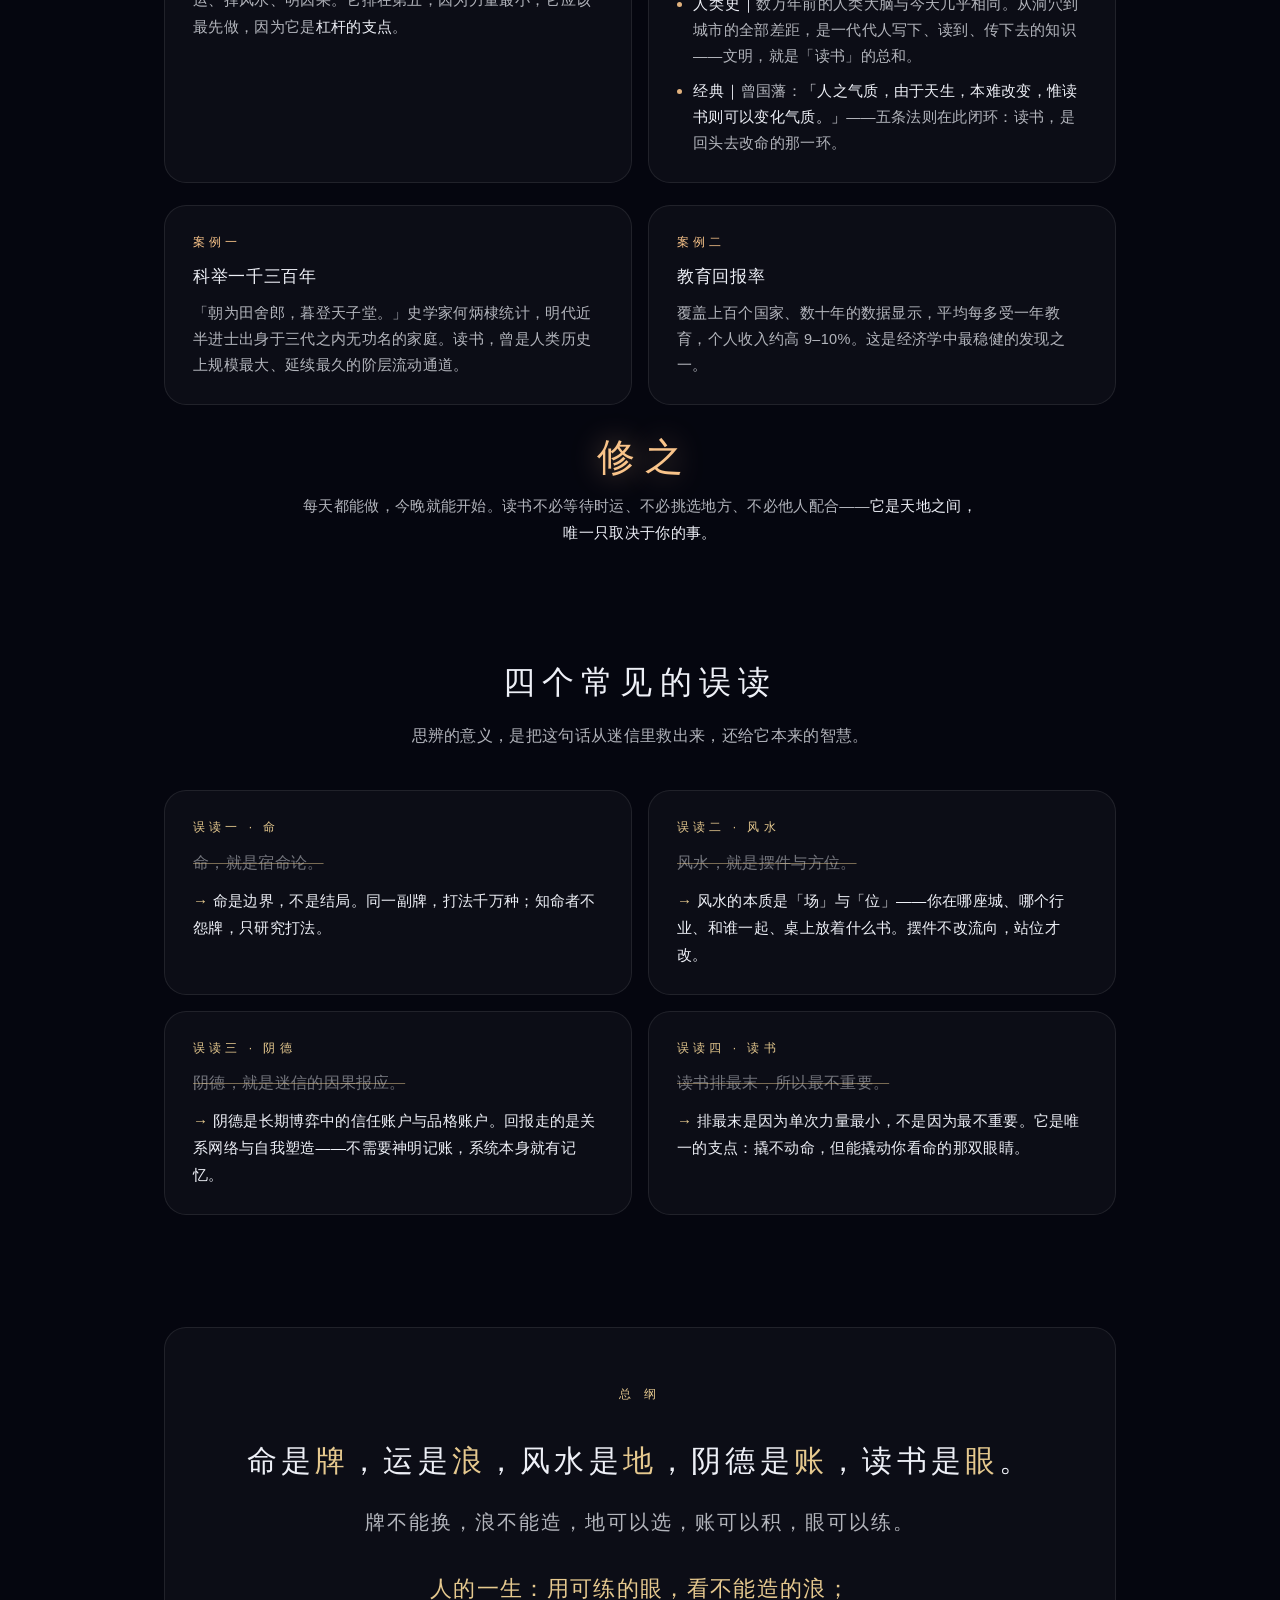
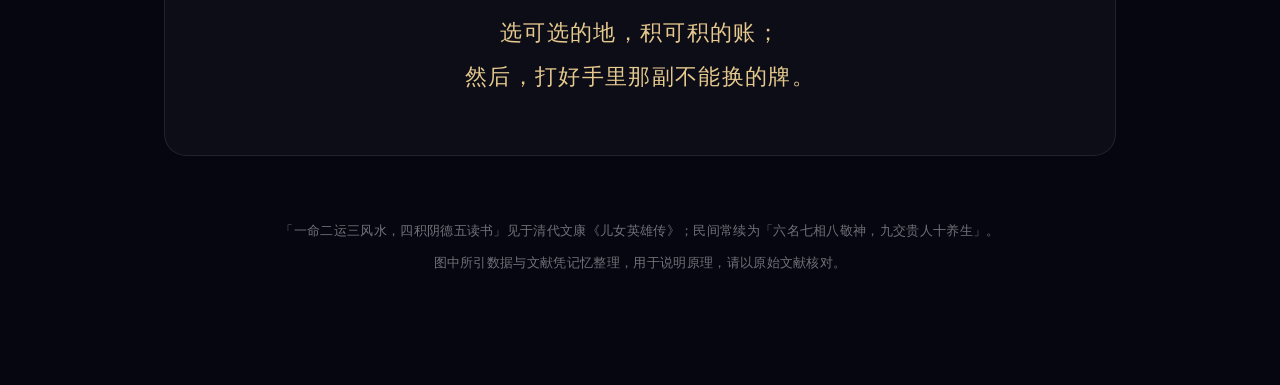
<file: ming-yun-fengshui.html>
<!DOCTYPE html>
<html lang="zh-CN">
<head>
<meta charset="UTF-8">
<meta name="viewport" content="width=device-width, initial-scale=1">
<title>一命二运三风水，四积阴德五读书 · 造物者视角</title>
<style>
  :root{
    --bg:#05060f;
    --ink:#eef0f7;
    --ink-2:rgba(238,240,247,.74);
    --ink-3:rgba(238,240,247,.46);
    --line:rgba(255,255,255,.085);
    --glass:rgba(255,255,255,.032);
    --gold:#e6c98f;
    --gold-2:#f7e8c4;
    --a-ming:#f3dca3;   /* 星金 · 命 */
    --a-yun:#8fd3f4;    /* 冰蓝 · 运 */
    --a-feng:#9de3b8;   /* 青玉 · 风水 */
    --a-yin:#c9b8fb;    /* 紫微 · 阴德 */
    --a-shu:#f9c48a;    /* 灯火 · 读书 */
    --serif:"Songti SC","STSong","Noto Serif CJK SC","Source Han Serif SC","SimSun",serif;
    --sans:-apple-system,BlinkMacSystemFont,"SF Pro Display","SF Pro Text","PingFang SC","Hiragino Sans GB","Noto Sans CJK SC","Source Han Sans SC","Microsoft YaHei",sans-serif;
  }
  *{box-sizing:border-box;margin:0;padding:0}
  html{scroll-behavior:smooth}
  body{
    background:var(--bg);color:var(--ink);font-family:var(--sans);
    line-height:1.8;letter-spacing:.02em;-webkit-font-smoothing:antialiased;
    overflow-x:hidden;
  }
  #stars{position:fixed;inset:0;z-index:0;pointer-events:none}
  .nebula{
    position:fixed;inset:0;z-index:0;pointer-events:none;
    background:
      radial-gradient(60% 40% at 50% -5%, rgba(230,201,143,.10), transparent 70%),
      radial-gradient(45% 35% at 8% 30%, rgba(143,211,244,.07), transparent 70%),
      radial-gradient(45% 35% at 92% 30%, rgba(201,184,251,.07), transparent 70%),
      radial-gradient(70% 45% at 50% 105%, rgba(230,201,143,.08), transparent 70%);
  }
  main{position:relative;z-index:1;max-width:1000px;margin:0 auto;padding:84px 24px 110px}

  /* ---------- 通用 ---------- */
  .eyebrow{font-size:12px;letter-spacing:.42em;color:var(--gold);text-align:center;font-weight:400}
  .rule{width:120px;height:1px;margin:64px auto;background:linear-gradient(90deg,transparent,var(--gold),transparent);opacity:.7;position:relative}
  .rule::after{content:"";position:absolute;left:50%;top:50%;width:6px;height:6px;transform:translate(-50%,-50%) rotate(45deg);background:var(--gold)}
  .block{margin-top:112px}
  .block-title{text-align:center;font-weight:300;font-size:clamp(24px,4vw,32px);letter-spacing:.22em;line-height:1.5}
  .block-sub{text-align:center;color:var(--ink-2);max-width:700px;margin:16px auto 0;font-size:15.5px;font-weight:300}
  .glass{background:var(--glass);border:1px solid var(--line);border-radius:22px}
  b,strong{font-weight:500;color:var(--ink)}

  /* ---------- Hero ---------- */
  .hero{text-align:center;animation:rise 1.4s ease-out both}
  @keyframes rise{from{opacity:0;transform:translateY(14px)}to{opacity:1;transform:none}}
  h1{
    margin-top:26px;font-weight:200;font-size:clamp(40px,8.4vw,90px);letter-spacing:.14em;line-height:1.28;
    background:linear-gradient(180deg,#ffffff 0%,var(--gold-2) 55%,var(--gold) 100%);
    -webkit-background-clip:text;background-clip:text;color:transparent;
  }
  .hero .sub{color:var(--ink-2);max-width:640px;margin:26px auto 0;font-size:16px;font-weight:300}
  .hero .tag{margin-top:22px;color:var(--ink-3);font-size:12.5px;letter-spacing:.3em}

  /* ---------- 造物者说 ---------- */
  .creator-card{padding:44px 40px;text-align:center;font-family:var(--serif);font-size:18px;line-height:2.15;color:var(--ink);position:relative;overflow:hidden}
  .creator-card::before{content:"";position:absolute;left:50%;top:0;width:220px;height:1px;transform:translateX(-50%);background:linear-gradient(90deg,transparent,var(--gold),transparent)}
  .creator-card::after{content:"";position:absolute;left:50%;bottom:0;width:220px;height:1px;transform:translateX(-50%);background:linear-gradient(90deg,transparent,var(--gold),transparent)}
  .creator-card p{margin:0}
  .creator-card p em{font-style:normal;color:var(--gold)}
  .creator-card .fin{margin-top:22px;color:var(--gold);letter-spacing:.2em}
  .creator-card .sig{margin-top:8px;font-family:var(--sans);font-size:12px;letter-spacing:.4em;color:var(--ink-3)}

  /* ---------- 五层嵌套 ---------- */
  .orbit{display:block;width:min(560px,92vw);height:auto;margin:44px auto 0}
  .axiom{text-align:center;color:var(--ink-2);max-width:720px;margin:26px auto 0;font-size:15.5px;font-weight:300}
  .axiom b{color:var(--gold);letter-spacing:.12em}
  .chips{display:flex;flex-wrap:wrap;justify-content:center;gap:12px;margin-top:34px}
  .chip{display:inline-flex;align-items:center;gap:10px;padding:9px 18px;border:1px solid var(--line);border-radius:999px;font-size:14px;letter-spacing:.14em;color:var(--ink-2)}
  .chip i{width:7px;height:7px;border-radius:50%;background:var(--c);box-shadow:0 0 12px var(--c)}
  .verbs{display:grid;grid-template-columns:repeat(5,1fr);gap:8px;margin:44px auto 0;max-width:760px}
  .verb-cell{text-align:center}
  .verb-cell .v{font-family:var(--serif);font-size:clamp(34px,6vw,50px);font-weight:400;color:var(--c);line-height:1.2;text-shadow:0 0 28px color-mix(in srgb,var(--c) 45%,transparent)}
  .verb-cell small{display:block;margin-top:6px;font-size:12px;letter-spacing:.24em;color:var(--ink-3)}

  /* ---------- 阶梯 ---------- */
  .ladder{max-width:820px;margin:44px auto 0;padding:34px 30px 30px}
  .ladder-head{display:grid;grid-template-columns:1fr 104px 1fr;align-items:end;margin-bottom:22px;font-size:12px;letter-spacing:.3em;color:var(--ink-3)}
  .ladder-head .l{text-align:right}
  .ladder-head .r{text-align:left}
  .ladder-head .l b,.ladder-head .r b{color:var(--gold);font-weight:400}
  .row{display:grid;grid-template-columns:1fr 104px 1fr;align-items:center;gap:0;padding:11px 0}
  .row + .row{border-top:1px solid rgba(255,255,255,.04)}
  .bar-l,.bar-r{height:6px;border-radius:3px;background:linear-gradient(90deg,transparent,var(--c));box-shadow:0 0 14px color-mix(in srgb,var(--c) 40%,transparent);justify-self:end}
  .bar-r{background:linear-gradient(90deg,var(--c),transparent);justify-self:start}
  .row .c{text-align:center;font-family:var(--serif);font-size:24px;letter-spacing:.1em;color:var(--ink)}
  .ladder-foot{display:grid;grid-template-columns:1fr 104px 1fr;margin-top:18px;font-size:12px;letter-spacing:.24em;color:var(--ink-3)}
  .ladder-foot .l{text-align:right}
  .ladder-note{text-align:center;color:var(--ink-3);font-size:12px;letter-spacing:.14em;margin-top:22px}
  .insight{text-align:center;font-family:var(--serif);font-size:clamp(17px,2.6vw,21px);color:var(--ink);margin:36px auto 0;max-width:720px;line-height:2}
  .insight em{font-style:normal;color:var(--gold)}

  /* ---------- 宇宙同律 ---------- */
  .cosmos{display:grid;grid-template-columns:repeat(5,1fr);gap:12px;margin-top:40px}
  .cos{padding:26px 18px 22px;text-align:center;position:relative}
  .cos::before{content:"";position:absolute;left:50%;top:-1px;width:44px;height:1px;transform:translateX(-50%);background:var(--c);opacity:.9}
  .cos .t{font-size:12px;letter-spacing:.2em;color:var(--gold)}
  .cos h5{margin-top:10px;font-weight:400;font-size:16px;letter-spacing:.06em}
  .cos p{margin-top:8px;font-size:13px;color:var(--ink-2);font-weight:300;line-height:1.75}
  .cos .to{display:inline-block;margin-top:14px;font-size:12px;letter-spacing:.24em;padding:4px 12px;border-radius:999px;border:1px solid color-mix(in srgb,var(--c) 45%,transparent);color:var(--c)}

  /* ---------- 五法 ---------- */
  .law{margin-top:132px;position:relative}
  .law-head{text-align:center}
  .law-index{font-size:12px;letter-spacing:.5em;color:var(--c);padding-left:.5em}
  .law-char{
    margin-top:10px;font-weight:200;font-size:clamp(92px,19vw,156px);line-height:1;letter-spacing:.06em;padding-left:.06em;
    background:linear-gradient(180deg,#ffffff 0%,var(--c) 100%);-webkit-background-clip:text;background-clip:text;color:transparent;
    filter:drop-shadow(0 0 32px color-mix(in srgb,var(--c) 22%,transparent));
  }
  .law-domain{margin-top:14px;font-size:13px;letter-spacing:.34em;color:var(--ink-3);padding-left:.34em}
  .law-thesis{margin-top:14px;font-size:clamp(18px,2.8vw,22px);font-weight:300;color:var(--ink);letter-spacing:.06em}
  .creator{margin:34px auto 0;max-width:820px;padding:30px 34px;text-align:center;font-family:var(--serif);font-size:17.5px;line-height:2.05;color:var(--ink);position:relative}
  .creator::before,.creator::after{content:"";position:absolute;left:50%;width:160px;height:1px;transform:translateX(-50%);background:linear-gradient(90deg,transparent,var(--c),transparent)}
  .creator::before{top:0}.creator::after{bottom:0}
  .creator small{display:block;margin-top:10px;font-family:var(--sans);font-size:11.5px;letter-spacing:.4em;color:var(--ink-3)}
  .grid-2{display:grid;grid-template-columns:1fr 1fr;gap:16px;margin-top:22px}
  .card{padding:26px 28px}
  .card h4{font-size:12px;letter-spacing:.34em;color:var(--c);font-weight:400}
  .card p{margin-top:12px;font-size:15px;color:var(--ink-2);font-weight:300}
  .card ul{list-style:none;margin-top:10px}
  .card li{position:relative;padding-left:16px;margin-top:9px;font-size:14.5px;color:var(--ink-2);font-weight:300}
  .card li::before{content:"";position:absolute;left:0;top:.78em;width:5px;height:5px;border-radius:50%;background:var(--c);opacity:.9}
  .card li b{color:var(--ink);font-weight:500;letter-spacing:.06em}
  .case .k{font-size:12px;letter-spacing:.34em;color:var(--c)}
  .case h5{margin-top:8px;font-size:16.5px;font-weight:500;letter-spacing:.04em;color:var(--ink)}
  .case p{margin-top:8px;font-size:14.5px}
  .card q{quotes:"「" "」";font-family:var(--serif);color:var(--ink)}
  .card q::before{content:open-quote}.card q::after{content:close-quote}
  .verb{text-align:center;margin-top:30px}
  .verb .v{display:inline-block;font-family:var(--serif);font-size:38px;letter-spacing:.24em;padding-left:.24em;color:var(--c);line-height:1.2;text-shadow:0 0 30px color-mix(in srgb,var(--c) 45%,transparent)}
  .verb p{max-width:680px;margin:12px auto 0;color:var(--ink-2);font-size:15px;font-weight:300}
  .verb p b{color:var(--ink)}

  /* ---------- 误读 ---------- */
  .misreads{display:grid;grid-template-columns:1fr 1fr;gap:16px;margin-top:40px}
  .mis{padding:26px 28px}
  .mis .k{font-size:12px;letter-spacing:.34em;color:var(--gold)}
  .mis .wrong{margin-top:10px;font-size:15.5px;color:var(--ink-3);text-decoration:line-through;text-decoration-color:rgba(230,201,143,.5);font-weight:300}
  .mis .right{margin-top:10px;font-size:15px;color:var(--ink);font-weight:300}
  .mis .right::before{content:"→ ";color:var(--gold)}

  /* ---------- 总纲 ---------- */
  .final{text-align:center;padding:56px 32px;position:relative;overflow:hidden}
  .final::before{content:"";position:absolute;inset:auto 0 -40%;height:80%;background:radial-gradient(50% 50% at 50% 100%,rgba(230,201,143,.16),transparent 70%);pointer-events:none}
  .final .l1,.final .l2,.final .l3{font-family:var(--serif);position:relative}
  .final .l1{font-size:clamp(20px,3.6vw,30px);letter-spacing:.14em;color:var(--ink);line-height:1.9}
  .final .l2{margin-top:14px;font-size:clamp(16px,2.6vw,20px);letter-spacing:.1em;color:var(--ink-2);line-height:1.9}
  .final .l3{margin-top:26px;font-size:clamp(17px,2.8vw,22px);letter-spacing:.06em;color:var(--gold);line-height:2;max-width:760px;margin-left:auto;margin-right:auto}
  .final .l1 span{color:var(--gold)}
  .final .nw{white-space:nowrap;color:inherit}
  .final .l1 .nw{color:var(--ink)}
  footer{margin-top:64px;text-align:center;color:var(--ink-3);font-size:12.5px;line-height:1.9;max-width:720px;margin-left:auto;margin-right:auto;font-weight:300}
  footer p + p{margin-top:8px}

  /* ---------- 响应 ---------- */
  @media (max-width:760px){
    main{padding:60px 18px 90px}
    .block{margin-top:88px}
    .law{margin-top:104px}
    .grid-2,.misreads{grid-template-columns:1fr}
    .cosmos{grid-template-columns:1fr 1fr}
    .cosmos .cos:last-child{grid-column:1 / -1}
    .ladder{padding:26px 16px 22px}
    .ladder-head,.row,.ladder-foot{grid-template-columns:1fr 84px 1fr}
    .ladder-head{font-size:11px;letter-spacing:.2em}
    .creator-card{padding:36px 22px;font-size:16.5px}
    .creator{padding:26px 20px;font-size:16px}
    .card{padding:22px 20px}
    .verbs{gap:4px}
  }
  @media (prefers-reduced-motion:reduce){
    .hero{animation:none}
    html{scroll-behavior:auto}
  }
</style>
</head>
<body>
<canvas id="stars" aria-hidden="true"></canvas>
<div class="nebula" aria-hidden="true"></div>

<main>

  <!-- ============ HERO ============ -->
  <header class="hero">
    <div class="eyebrow">造物者视角 · 万物同律 · 大道至简</div>
    <h1>一命 二运 三风水<br>四积阴德 五读书</h1>
    <p class="sub">决定一生的五个变量：它们各自是什么，为何如此排序，以及一个人在天地之间真正能做的事。</p>
    <p class="tag">同一套法则，写在宇宙里、写在亿万年生命里、也写在你的一生里</p>
  </header>

  <div class="rule"></div>

  <!-- ============ 造物者说 ============ -->
  <section class="glass creator-card">
    <p>我造这个世界，只定了五条规则。</p>
    <p>我给每个生命一个起点，不容商量——<span style="white-space:nowrap">你叫它<em>命</em>。</span></p>
    <p>我让世界随时间流动，有涨有落——<span style="white-space:nowrap">你叫它<em>运</em>。</span></p>
    <p>我让环境塑造生命，水土决定形态——<span style="white-space:nowrap">你叫它<em>风水</em>。</span></p>
    <p>我让系统记住每一次选择，尤其是没人看见的那些——<span style="white-space:nowrap">你叫它<em>阴德</em>。</span></p>
    <p>我给人类一条基因之外的继承线，让经验可以跨越生死——<span style="white-space:nowrap">你叫它<em>读书</em>。</span></p>
    <p class="fin">排序，是按力量。用力，请倒过来。</p>
    <p class="sig">—— 造物者说</p>
  </section>

  <!-- ============ 五层嵌套 ============ -->
  <section class="block">
    <h2 class="block-title">五层嵌套的世界</h2>
    <p class="block-sub">由外而内：宇宙给的、时代给的、环境给的、关系给的、自己给的。越外层，力量越大；越内层，越在你手中。</p>

    <svg class="orbit" viewBox="0 0 600 600" role="img" aria-label="五层同心圆：命·天，运·时，风水·地，阴德·人，读书·己，中心是你">
      <defs>
        <radialGradient id="core" cx="50%" cy="50%" r="50%">
          <stop offset="0%" stop-color="#fff9ea"/><stop offset="45%" stop-color="#e6c98f"/><stop offset="100%" stop-color="#e6c98f" stop-opacity="0"/>
        </radialGradient>
        <radialGradient id="haze" cx="50%" cy="50%" r="50%">
          <stop offset="0%" stop-color="#e6c98f" stop-opacity=".10"/><stop offset="60%" stop-color="#e6c98f" stop-opacity=".02"/><stop offset="100%" stop-color="#e6c98f" stop-opacity="0"/>
        </radialGradient>
      </defs>
      <circle cx="300" cy="300" r="270" fill="url(#haze)"/>
      <!-- rings, outer → inner -->
      <circle cx="300" cy="300" r="266" fill="none" stroke="#f3dca3" stroke-opacity=".55" stroke-width="1"/>
      <circle cx="300" cy="300" r="214" fill="none" stroke="#8fd3f4" stroke-opacity=".55" stroke-width="1"/>
      <circle cx="300" cy="300" r="162" fill="none" stroke="#9de3b8" stroke-opacity=".55" stroke-width="1"/>
      <circle cx="300" cy="300" r="110" fill="none" stroke="#c9b8fb" stroke-opacity=".6" stroke-width="1"/>
      <circle cx="300" cy="300" r="64"  fill="none" stroke="#f9c48a" stroke-opacity=".7" stroke-width="1"/>
      <!-- axis -->
      <line x1="300" y1="34" x2="300" y2="300" stroke="#ffffff" stroke-opacity=".08" stroke-dasharray="2 5"/>
      <line x1="300" y1="300" x2="300" y2="566" stroke="#ffffff" stroke-opacity=".08" stroke-dasharray="2 5"/>
      <line x1="34" y1="300" x2="566" y2="300" stroke="#ffffff" stroke-opacity=".08" stroke-dasharray="2 5"/>
      <!-- markers on rings (top) -->
      <circle cx="300" cy="34"  r="3" fill="#f3dca3"/>
      <circle cx="300" cy="86"  r="3" fill="#8fd3f4"/>
      <circle cx="300" cy="138" r="3" fill="#9de3b8"/>
      <circle cx="300" cy="190" r="3" fill="#c9b8fb"/>
      <circle cx="300" cy="236" r="3" fill="#f9c48a"/>
      <!-- labels: on the top axis, symmetric -->
      <g font-family="'PingFang SC','Hiragino Sans GB','Noto Sans CJK SC',sans-serif" font-size="17" text-anchor="middle" letter-spacing="3">
        <text x="300" y="60"  fill="#f3dca3">天 · 命</text>
        <text x="300" y="112" fill="#8fd3f4">时 · 运</text>
        <text x="300" y="164" fill="#9de3b8">地 · 风水</text>
        <text x="300" y="216" fill="#c9b8fb">人 · 阴德</text>
        <text x="300" y="262" fill="#f9c48a">己 · 读书</text>
      </g>
      <!-- side glosses, mirrored -->
      <g font-family="'PingFang SC','Hiragino Sans GB','Noto Sans CJK SC',sans-serif" font-size="13" fill="#eef0f7" fill-opacity=".5" letter-spacing="2">
        <text x="300" y="384" text-anchor="middle">越外层，力量越大</text>
        <text x="300" y="404" text-anchor="middle">越内层，越在你手中</text>
        <text x="300" y="592" text-anchor="middle" fill-opacity=".4">外 · 不可选 ── 内 · 可修</text>
      </g>
      <!-- core: you -->
      <circle cx="300" cy="300" r="34" fill="url(#core)" opacity=".55"/>
      <text x="300" y="308" text-anchor="middle" font-family="'Songti SC','Noto Serif CJK SC',serif" font-size="22" fill="#fffaf0">你</text>
    </svg>

    <p class="axiom">任何演化系统的结局，都由五个变量决定：<b>起点 · 时间 · 空间 · 交互 · 学习</b>。造物者没有为人另设规则。</p>

    <div class="chips">
      <span class="chip" style="--c:var(--a-ming)"><i></i>天 · 命 · 你从哪里来</span>
      <span class="chip" style="--c:var(--a-yun)"><i></i>时 · 运 · 你正逢何时</span>
      <span class="chip" style="--c:var(--a-feng)"><i></i>地 · 风水 · 你站在何处</span>
      <span class="chip" style="--c:var(--a-yin)"><i></i>人 · 阴德 · 你如何待人</span>
      <span class="chip" style="--c:var(--a-shu)"><i></i>己 · 读书 · 你如何待己</span>
    </div>

    <div class="verbs">
      <div class="verb-cell" style="--c:var(--a-ming)"><div class="v">受</div><small>受之于天</small></div>
      <div class="verb-cell" style="--c:var(--a-yun)"><div class="v">观</div><small>观之于时</small></div>
      <div class="verb-cell" style="--c:var(--a-feng)"><div class="v">择</div><small>择之于地</small></div>
      <div class="verb-cell" style="--c:var(--a-yin)"><div class="v">积</div><small>积之于人</small></div>
      <div class="verb-cell" style="--c:var(--a-shu)"><div class="v">修</div><small>修之于己</small></div>
    </div>
  </section>

  <!-- ============ 阶梯 ============ -->
  <section class="block">
    <h2 class="block-title">排序按力量，用力请倒过来</h2>
    <p class="block-sub">「一二三四五」是按影响力排的：命最重，读书最轻。人生真正的用力顺序应当反过来：读书最先——因为它是唯一完全在你手中、并且能改善其余四者的变量。</p>

    <div class="glass ladder">
      <div class="ladder-head">
        <div class="l"><b>影响力</b> ◀ 越靠上越大</div>
        <div></div>
        <div class="r">越靠下越大 ▶ <b>自主权</b></div>
      </div>
      <div class="row" style="--c:var(--a-ming)"><div class="bar-l" style="width:100%"></div><div class="c">命</div><div class="bar-r" style="width:20%"></div></div>
      <div class="row" style="--c:var(--a-yun)"><div class="bar-l" style="width:80%"></div><div class="c">运</div><div class="bar-r" style="width:40%"></div></div>
      <div class="row" style="--c:var(--a-feng)"><div class="bar-l" style="width:60%"></div><div class="c">风水</div><div class="bar-r" style="width:60%"></div></div>
      <div class="row" style="--c:var(--a-yin)"><div class="bar-l" style="width:40%"></div><div class="c">阴德</div><div class="bar-r" style="width:80%"></div></div>
      <div class="row" style="--c:var(--a-shu)"><div class="bar-l" style="width:20%"></div><div class="c">读书</div><div class="bar-r" style="width:100%"></div></div>
      <div class="ladder-foot">
        <div class="l">不可选 → 可等 → 可换</div>
        <div></div>
        <div class="r">→ 可积 → 可修</div>
      </div>
      <p class="ladder-note">示意关系，非精确比例</p>
    </div>

    <p class="insight">人常在改不了的地方<em>焦虑</em>，在改得了的地方<em>懈怠</em>。<br>把焦虑还给天，把力气留给己。</p>
  </section>

  <!-- ============ 宇宙同律 ============ -->
  <section class="block">
    <h2 class="block-title">宇宙本身，遵循同样的五条法则</h2>
    <p class="block-sub">这不是人为的比附。从大爆炸到你出生，造物者只用了这五个变量。</p>
    <div class="cosmos">
      <div class="glass cos" style="--c:var(--a-ming)"><div class="t">138亿年前</div><h5>宇宙诞生</h5><p>一组初始常数与条件，决定了此后一切的可能与不可能。</p><span class="to">→ 命</span></div>
      <div class="glass cos" style="--c:var(--a-yun)"><div class="t">46亿年前</div><h5>地球成形</h5><p>自转、公转、潮汐。节律与周期从此存在，万物随之涨落。</p><span class="to">→ 运</span></div>
      <div class="glass cos" style="--c:var(--a-feng)"><div class="t">40亿年前</div><h5>生命起源</h5><p>生命只在合适的场里出现：水、温度、能量梯度。位置即命运。</p><span class="to">→ 风水</span></div>
      <div class="glass cos" style="--c:var(--a-yin)"><div class="t">20亿年前</div><h5>细胞共生</h5><p>一个细菌住进另一个细胞，成为线粒体。让渡，换来复杂生命。</p><span class="to">→ 阴德</span></div>
      <div class="glass cos" style="--c:var(--a-shu)"><div class="t">5000年前</div><h5>文字诞生</h5><p>经验第一次可以脱离肉身，跨越生死传递。人类从此双线继承。</p><span class="to">→ 读书</span></div>
    </div>
  </section>

  <!-- ============ 壹 · 命 ============ -->
  <section class="law" style="--c:var(--a-ming)">
    <div class="law-head">
      <div class="law-index">壹</div>
      <div class="law-char">命</div>
      <div class="law-domain">天 · 初始条件</div>
      <p class="law-thesis">你没有选择、也无需同意的一切</p>
    </div>
    <blockquote class="glass creator">「我把你投放到某个时间、某个地方、某具身体里，没有征求你的意见。<br>这是牌，不是局。」<small>造物者说</small></blockquote>
    <div class="grid-2">
      <div class="glass card"><h4>本质</h4><p>命是初始条件——出生的时代与国度、家庭与基因、体质与天性。它决定你人生的<b>可能空间</b>，而不决定你落在空间的哪一点。<b>命定边界，不定结局。</b></p></div>
      <div class="glass card"><h4>底层逻辑</h4><ul>
        <li><b>物理｜</b>同一套定律，不同的初始条件，演化出完全不同的轨迹。宇宙如此，一生亦然。</li>
        <li><b>生命｜</b>种子的基因决定它是松还是稻——决定它「能成为什么」，而非「一定成为什么」。</li>
        <li><b>经典｜</b>孔子：<q>不知命，无以为君子也。</q>知命，是先看清手里的牌。</li>
      </ul></div>
    </div>
    <div class="grid-2">
      <div class="glass card case"><div class="k">案例一</div><h5>卵巢彩票</h5><p>巴菲特多次说，自己最大的幸运是1930年生在美国、天生擅长资本配置——若生在别的国度或一千年前，同样的头脑几乎一文不值。世上最成功的人之一，把成功首先归于命。</p></div>
      <div class="glass card case"><div class="k">案例二</div><h5>出生国效应</h5><p>经济学家米兰诺维奇的全球收入研究：一个人收入水平的差异，超过一半仅由「生在哪个国家」这一件事解释——一件他完全没有参与决定的事。</p></div>
    </div>
    <div class="verb"><span class="v">受之</span><p><b>知命不是认命。</b>先看清手里的牌，才知道怎么打。「命是借口」与「命不存在」，是同一种没看清牌。</p></div>
  </section>

  <!-- ============ 贰 · 运 ============ -->
  <section class="law" style="--c:var(--a-yun)">
    <div class="law-head">
      <div class="law-index">贰</div>
      <div class="law-char">运</div>
      <div class="law-domain">时 · 周期与时机</div>
      <p class="law-thesis">同一个你，在不同的时间，结果天差地别</p>
    </div>
    <blockquote class="glass creator">「我让整个世界随时间流动：潮起潮落，四季轮转，兴衰循环。<br>你在浪里，浪不为你。你造不出浪，但你可以看见浪。」<small>造物者说</small></blockquote>
    <div class="grid-2">
      <div class="glass card"><h4>本质</h4><p>运是<b>时间维度上的环境</b>。它不是随机，是节律；不可控，但可观察。个人的努力是加速度，时代的周期是重力场——方向对了，重力帮你；方向错了，努力只是内耗。</p></div>
      <div class="glass card"><h4>底层逻辑</h4><ul>
        <li><b>自然｜</b>同一粒种子，春天落地生根，冬天落地冻死。种子没变，季节变了。</li>
        <li><b>系统｜</b>经济、技术、王朝、生命，皆有周期。人在周期中，如舟在潮中。</li>
        <li><b>经典｜</b>罗隐：<q>时来天地皆同力，运去英雄不自由。</q>《周易》：<q>君子藏器于身，待时而动。</q></li>
      </ul></div>
    </div>
    <div class="grid-2">
      <div class="glass card case"><div class="k">案例一</div><h5>1955年的浪</h5><p>比尔·盖茨、乔布斯、埃里克·施密特生于1955年，保罗·艾伦生于1953年——个人电脑革命于1975年到来时，他们恰好二十岁上下：早十年已成家立业不敢冒险，晚十年浪头已过。（据格拉德威尔《异类》）</p></div>
      <div class="glass card case"><div class="k">案例二</div><h5>毕业年份效应</h5><p>经济学研究发现，恰逢衰退年毕业的大学生，此后十余年的收入持续低于早一年或晚一年毕业的同类人。同样的人、同样的学历，只差一个年份——这就是运。</p></div>
    </div>
    <div class="verb"><span class="v">观之</span><p>识周期，辨相位，待时而动。逆势不硬争，顺势不迟疑。<b>运对人开放的唯一接口叫「判断力」</b>——而判断力，来自第五条：读书。</p></div>
  </section>

  <!-- ============ 叁 · 风水 ============ -->
  <section class="law" style="--c:var(--a-feng)">
    <div class="law-head">
      <div class="law-index">叁</div>
      <div class="law-char">风水</div>
      <div class="law-domain">地 · 环境与场</div>
      <p class="law-thesis">你站在哪里，决定了什么会流经你、什么会留下</p>
    </div>
    <blockquote class="glass creator">「我让环境塑造生命。同一粒种子，落在沃土长成大树，落在石缝长成盆景。<br>你改变不了世界，但可以选择站在哪里。」<small>造物者说</small></blockquote>
    <div class="grid-2">
      <div class="glass card"><h4>本质</h4><p>风水是<b>空间维度上的环境</b>。「风」是流动，「水」是汇聚——你所处的位置，决定了光、水、人、信息与机会之中，哪些会经过你、哪些会留下。风水的现代名字叫：<b>城市、行业、圈子、书桌。</b></p></div>
      <div class="glass card"><h4>底层逻辑</h4><ul>
        <li><b>古人｜</b>风水本是生存科学：背山面水、藏风聚气，即避风、采光、取水、排涝、防洪。活下来的家族，把经验写成了「玄学」。《葬书》：<q>气乘风则散，界水则止。</q></li>
        <li><b>生物｜</b>表型 = 基因 × 环境。同一套基因，在不同环境中长成完全不同的样子。</li>
        <li><b>行为｜</b>意志力对抗环境，十次九败；改变环境，比改变自己容易十倍。</li>
      </ul></div>
    </div>
    <div class="grid-2">
      <div class="glass card case"><div class="k">案例一</div><h5>孟母三迁</h5><p>住在墓旁，孟子学人办丧；住在市旁，学人叫卖；迁到学宫旁，学人揖让进退——孟母于是定居。两千多年前，对「环境塑造人」的因果观察。</p></div>
      <div class="glass card case"><div class="k">案例二</div><h5>随机实验的证实</h5><p>美国「Moving to Opportunity」项目：靠抽签搬入低贫困社区的家庭，其13岁以下的孩子成年后收入比未搬迁组高约三成，上大学的比例也更高（Chetty 等）。同一批孩子，只差一个社区。</p></div>
    </div>
    <div class="verb"><span class="v">择之</span><p><b>当你改不了自己，先改环境；环境会替你改变自己。</b>选城市、选行业、选同行的人、选每天坐的那张桌子——这是普通人手里最被低估的杠杆。</p></div>
  </section>

  <!-- ============ 肆 · 积阴德 ============ -->
  <section class="law" style="--c:var(--a-yin)">
    <div class="law-head">
      <div class="law-index">肆</div>
      <div class="law-char">阴德</div>
      <div class="law-domain">人 · 关系与因果</div>
      <p class="law-thesis">没有人看见的地方，你是谁</p>
    </div>
    <blockquote class="glass creator">「我让每一个行为都留下痕迹。看得见的善，世界当场就付了你报酬——名声。<br>看不见的善，没有人付；所以它还存在系统里，会以你想不到的方式回来。」<small>造物者说</small></blockquote>
    <div class="grid-2">
      <div class="glass card"><h4>本质</h4><p>阴德是<b>无人看见时的善意与自律</b>。它同时作用于三层：你的品格（你会成为什么样的人）、你的关系网络（信任的长期账户）、你的家族与后代（跨代的信誉）。它的回报慢、非线性、不可预测——<b>但很少缺席。</b></p></div>
      <div class="glass card"><h4>底层逻辑</h4><ul>
        <li><b>生命史｜</b>地球生命每一次复杂度的跃升——细菌住进细胞成为线粒体、单细胞联合成多细胞、个体结成社会——都是靠「让渡眼前利益，换取长期共存」实现的。癌细胞就是背叛者：短期赢，长期与宿主同归于尽。</li>
        <li><b>博弈论｜</b>在长期、重复的博弈里，善良不是道德，是最优解。</li>
        <li><b>经典｜</b>《周易》：<q>积善之家，必有余庆。</q>赫拉克利特：<q>性格，即命运。</q>——阴德最终改写的，是你的命。</li>
      </ul></div>
    </div>
    <div class="grid-2">
      <div class="glass card case"><div class="k">案例一</div><h5>义庄八百年</h5><p>范仲淹置义田、设义庄，赡养全族孤寡贫弱，本非为己。范氏由此人才绵延，义庄屡废屡兴，延续八九百年直至二十世纪——中国历史上罕见的家族长寿案例。</p></div>
      <div class="glass card case"><div class="k">案例二</div><h5>一报还一报</h5><p>政治学家阿克塞尔罗德的重复囚徒困境锦标赛中，胜出的「一报还一报」与所有名列前茅的策略有一个共同点：<b>从不首先背叛</b>。数学证明了老话：厚道的人，长期最赢。</p></div>
    </div>
    <div class="verb"><span class="v">积之</span><p><b>在没有人看见的地方，做对的事。</b>不是为了回报——但系统有记忆，回报会来。阴德是最慢的复利，也是唯一夺不走的资产。</p></div>
  </section>

  <!-- ============ 伍 · 读书 ============ -->
  <section class="law" style="--c:var(--a-shu)">
    <div class="law-head">
      <div class="law-index">伍</div>
      <div class="law-char">读书</div>
      <div class="law-domain">己 · 认知与传承</div>
      <p class="law-thesis">把亿万人的一生，加载到你的一生里</p>
    </div>
    <blockquote class="glass creator">「我给所有生命一条继承线——基因。只给了人类第二条——文字。<br>第一条一万年才改一点点，第二条一个下午就能改变你的一生。读书，就是启用第二条继承线。」<small>造物者说</small></blockquote>
    <div class="grid-2">
      <div class="glass card"><h4>本质</h4><p>读书是五者中<b>单次力量最小、却唯一完全在你手中</b>的变量；也是唯一能作用于其余四者的变量——读书使人知命、识运、择风水、明因果。它排在第五，因为力量最小；它应该最先做，因为它是<b>杠杆的支点</b>。</p></div>
      <div class="glass card"><h4>底层逻辑</h4><ul>
        <li><b>认知｜</b>读书更新的是你的世界模型，而世界模型决定你如何看牌、看浪、选地、算长局。</li>
        <li><b>人类史｜</b>数万年前的人类大脑与今天几乎相同。从洞穴到城市的全部差距，是一代代人写下、读到、传下去的知识——文明，就是「读书」的总和。</li>
        <li><b>经典｜</b>曾国藩：<q>人之气质，由于天生，本难改变，惟读书则可以变化气质。</q>——五条法则在此闭环：读书，是回头去改命的那一环。</li>
      </ul></div>
    </div>
    <div class="grid-2">
      <div class="glass card case"><div class="k">案例一</div><h5>科举一千三百年</h5><p>「朝为田舍郎，暮登天子堂。」史学家何炳棣统计，明代近半进士出身于三代之内无功名的家庭。读书，曾是人类历史上规模最大、延续最久的阶层流动通道。</p></div>
      <div class="glass card case"><div class="k">案例二</div><h5>教育回报率</h5><p>覆盖上百个国家、数十年的数据显示，平均每多受一年教育，个人收入约高 9–10%。这是经济学中最稳健的发现之一。</p></div>
    </div>
    <div class="verb"><span class="v">修之</span><p>每天都能做，今晚就能开始。读书不必等待时运、不必挑选地方、不必他人配合——<b>它是天地之间，唯一只取决于你的事。</b></p></div>
  </section>

  <!-- ============ 四个误读 ============ -->
  <section class="block">
    <h2 class="block-title">四个常见的误读</h2>
    <p class="block-sub">思辨的意义，是把这句话从迷信里救出来，还给它本来的智慧。</p>
    <div class="misreads">
      <div class="glass mis"><div class="k">误读一 · 命</div><p class="wrong">命，就是宿命论。</p><p class="right">命是边界，不是结局。同一副牌，打法千万种；知命者不怨牌，只研究打法。</p></div>
      <div class="glass mis"><div class="k">误读二 · 风水</div><p class="wrong">风水，就是摆件与方位。</p><p class="right">风水的本质是「场」与「位」——你在哪座城、哪个行业、和谁一起、桌上放着什么书。摆件不改流向，站位才改。</p></div>
      <div class="glass mis"><div class="k">误读三 · 阴德</div><p class="wrong">阴德，就是迷信的因果报应。</p><p class="right">阴德是长期博弈中的信任账户与品格账户。回报走的是关系网络与自我塑造——不需要神明记账，系统本身就有记忆。</p></div>
      <div class="glass mis"><div class="k">误读四 · 读书</div><p class="wrong">读书排最末，所以最不重要。</p><p class="right">排最末是因为单次力量最小，不是因为最不重要。它是唯一的支点：撬不动命，但能撬动你看命的那双眼睛。</p></div>
    </div>
  </section>

  <!-- ============ 总纲 ============ -->
  <section class="block glass final">
    <div class="eyebrow" style="margin-bottom:26px">总 纲</div>
    <p class="l1"><span class="nw">命是<span>牌</span>，</span><span class="nw">运是<span>浪</span>，</span><span class="nw">风水是<span>地</span>，</span><span class="nw">阴德是<span>账</span>，</span><span class="nw">读书是<span>眼</span>。</span></p>
    <p class="l2"><span class="nw">牌不能换，</span><span class="nw">浪不能造，</span><span class="nw">地可以选，</span><span class="nw">账可以积，</span><span class="nw">眼可以练。</span></p>
    <p class="l3">人的一生：用可练的眼，看不能造的浪；<br>选可选的地，积可积的账；<br>然后，打好手里那副不能换的牌。</p>
  </section>

  <footer>
    <p>「一命二运三风水，四积阴德五读书」见于清代文康《儿女英雄传》；民间常续为「六名七相八敬神，九交贵人十养生」。</p>
    <p>图中所引数据与文献凭记忆整理，用于说明原理，请以原始文献核对。</p>
  </footer>

</main>

<script>
(function(){
  const c=document.getElementById('stars'),ctx=c.getContext('2d');
  const reduce=window.matchMedia('(prefers-reduced-motion: reduce)').matches;
  let W,H,stars=[],dpr=Math.min(window.devicePixelRatio||1,2);
  function resize(){
    W=window.innerWidth;H=window.innerHeight;
    c.width=W*dpr;c.height=H*dpr;c.style.width=W+'px';c.style.height=H+'px';
    ctx.setTransform(dpr,0,0,dpr,0,0);
    const n=Math.round(Math.min(260,(W*H)/6500));
    stars=[];
    for(let i=0;i<n;i++){
      stars.push({x:Math.random()*W,y:Math.random()*H,r:Math.random()*1.15+.25,a:Math.random()*.55+.15,p:Math.random()*Math.PI*2,s:Math.random()*.9+.3,
        col:Math.random()<.85?'255,248,230':(Math.random()<.5?'143,211,244':'201,184,251')});
    }
    draw(0);
  }
  function draw(t){
    ctx.clearRect(0,0,W,H);
    for(const s of stars){
      const tw=reduce?1:(.72+.28*Math.sin(t*.0009*s.s+s.p));
      ctx.beginPath();ctx.arc(s.x,s.y,s.r,0,Math.PI*2);
      ctx.fillStyle='rgba('+s.col+','+(s.a*tw).toFixed(3)+')';ctx.fill();
    }
  }
  function loop(t){draw(t);requestAnimationFrame(loop);}
  window.addEventListener('resize',resize,{passive:true});
  resize();
  if(!reduce)requestAnimationFrame(loop);
})();
</script>
</body>
</html>
</file>
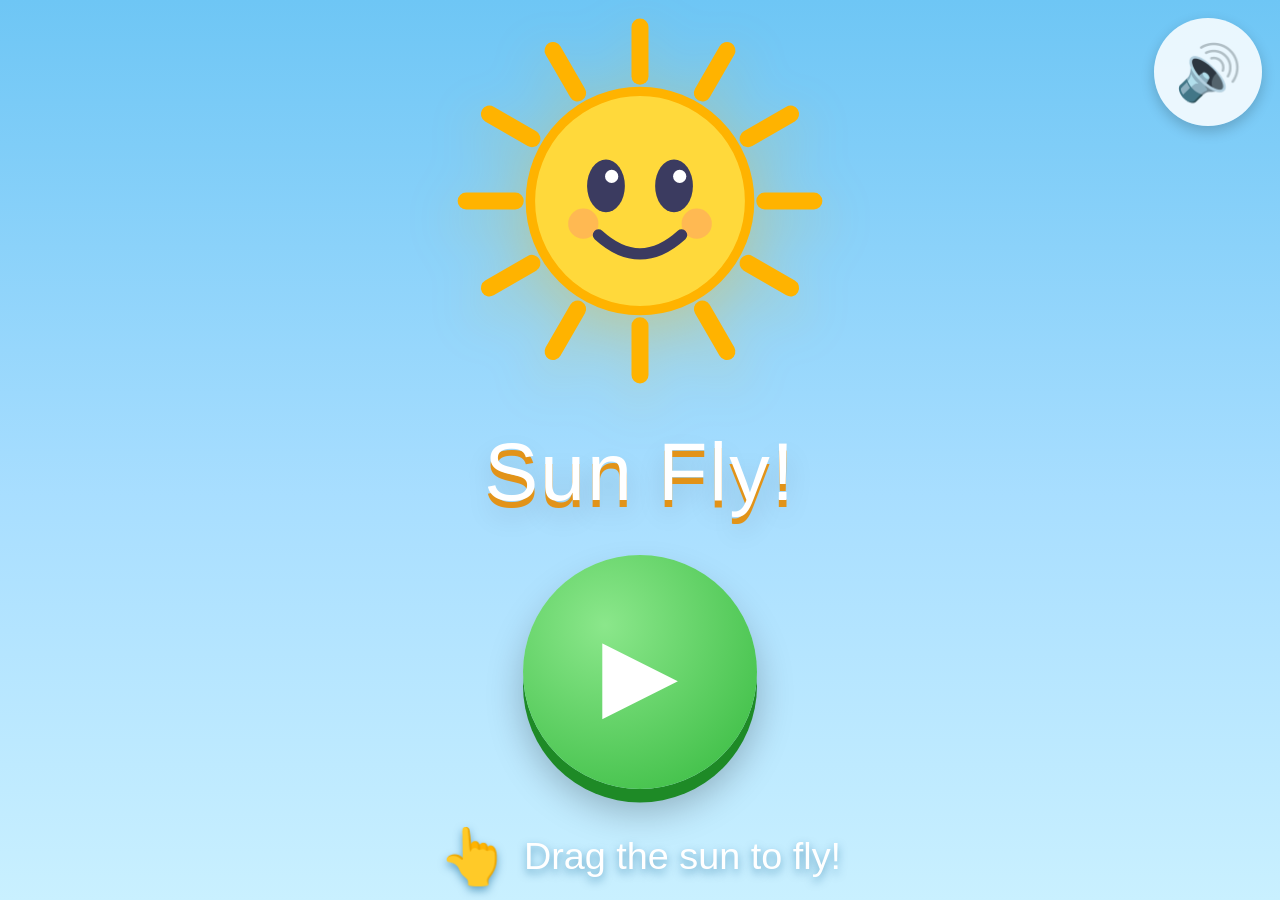
<file: SunFly.html>
<!DOCTYPE html>
<html lang="en">
<head>
<meta charset="UTF-8">
<meta name="viewport" content="width=device-width, initial-scale=1.0, maximum-scale=1.0, user-scalable=no, viewport-fit=cover">
<meta name="apple-mobile-web-app-capable" content="yes">
<meta name="mobile-web-app-capable" content="yes">
<title>Sun Fly! ☀️ — A flying game for little pilots</title>
<style>
  * { margin: 0; padding: 0; box-sizing: border-box; -webkit-tap-highlight-color: transparent; }
  html, body {
    width: 100%; height: 100%;
    overflow: hidden;
    touch-action: none;
    overscroll-behavior: none;
    background: #87CEEB;
    font-family: "Comic Sans MS", "Chalkboard SE", "Marker Felt", cursive, sans-serif;
    user-select: none; -webkit-user-select: none;
  }
  #game {
    position: fixed; inset: 0;
    width: 100%; height: 100%;
    display: block;
    cursor: pointer;
  }
  /* ---------- Title screen ---------- */
  #title {
    position: fixed; inset: 0;
    display: flex; flex-direction: column;
    align-items: center; justify-content: center;
    gap: 4vmin;
    background: linear-gradient(#6EC6F5 0%, #A8DEFF 55%, #C9F0FF 100%);
    z-index: 10;
    transition: opacity .5s ease;
  }
  #title.hidden { opacity: 0; pointer-events: none; }
  #titleSun {
    width: 42vmin; height: 42vmin;
    animation: bob 2.4s ease-in-out infinite;
    filter: drop-shadow(0 2vmin 3vmin rgba(255,180,0,.35));
  }
  @keyframes bob {
    0%,100% { transform: translateY(0) rotate(-3deg); }
    50%     { transform: translateY(-3vmin) rotate(3deg); }
  }
  #titleText {
    font-size: 9vmin;
    color: #fff;
    text-shadow: 0 .8vmin 0 rgba(233,140,0,.9), 0 1.6vmin 3vmin rgba(0,0,0,.15);
    letter-spacing: .2vmin;
  }
  #playBtn {
    border: none;
    width: 26vmin; height: 26vmin;
    border-radius: 50%;
    background: radial-gradient(circle at 35% 30%, #8BE78B, #34B93D);
    box-shadow: 0 1.5vmin 0 #1E8A26, 0 2.5vmin 4vmin rgba(0,0,0,.25);
    color: #fff; font-size: 11vmin;
    display: flex; align-items: center; justify-content: center;
    cursor: pointer;
    animation: pulse 1.4s ease-in-out infinite;
  }
  #playBtn:active { transform: scale(.92) translateY(1vmin); box-shadow: 0 .5vmin 0 #1E8A26; }
  @keyframes pulse {
    0%,100% { transform: scale(1); }
    50%     { transform: scale(1.08); }
  }
  #hint {
    font-size: 4.2vmin; color: #ffffff;
    text-shadow: 0 .4vmin 1vmin rgba(0,90,140,.5);
    display: flex; align-items: center; gap: 2vmin;
  }
  #hint .finger { font-size: 6vmin; animation: drag 1.8s ease-in-out infinite; display: inline-block; }
  @keyframes drag {
    0%,100% { transform: translate(0,0); }
    50%     { transform: translate(5vmin,-3vmin); }
  }
  /* ---------- HUD ---------- */
  .hud { position: fixed; z-index: 5; pointer-events: none; }
  #soundBtn {
    position: fixed; top: max(2vmin, env(safe-area-inset-top)); right: max(2vmin, env(safe-area-inset-right));
    z-index: 20;
    width: 12vmin; height: 12vmin; min-width: 48px; min-height: 48px;
    border: none; border-radius: 50%;
    background: rgba(255,255,255,.85);
    box-shadow: 0 .6vmin 1.5vmin rgba(0,0,0,.2);
    font-size: 6vmin; cursor: pointer;
  }
  #soundBtn:active { transform: scale(.9); }
</style>
</head>
<body>

<canvas id="game"></canvas>
<button id="soundBtn" aria-label="Sound on or off">🔊</button>

<div id="title">
  <svg id="titleSun" viewBox="0 0 200 200" aria-hidden="true">
    <g id="tRays" stroke="#FFB300" stroke-width="9" stroke-linecap="round"></g>
    <circle cx="100" cy="100" r="58" fill="#FFD93B" stroke="#FFB300" stroke-width="5"/>
    <ellipse cx="82" cy="92" rx="10" ry="14" fill="#3B3B60"/>
    <ellipse cx="118" cy="92" rx="10" ry="14" fill="#3B3B60"/>
    <circle cx="85" cy="87" r="3.5" fill="#fff"/>
    <circle cx="121" cy="87" r="3.5" fill="#fff"/>
    <circle cx="70" cy="112" r="8" fill="#FFAD5B" opacity=".75"/>
    <circle cx="130" cy="112" r="8" fill="#FFAD5B" opacity=".75"/>
    <path d="M78 118 Q100 138 122 118" stroke="#3B3B60" stroke-width="6" fill="none" stroke-linecap="round"/>
  </svg>
  <div id="titleText">Sun Fly!</div>
  <button id="playBtn" aria-label="Play">▶</button>
  <div id="hint"><span class="finger">👆</span> Drag the sun to fly!</div>
</div>

<script>
"use strict";

/* =========================================================
   SUN FLY! — a gentle flying game for very little pilots.
   Drag anywhere: the smiling sun follows your finger and
   climbs from the meadow, through clouds and balloons, all
   the way to space. Collect stars, meet friends, and party
   when you arrive. No losing, no timers, no reading needed.
   ========================================================= */

/* ---------- title-screen sun rays (match the drawing: rays all around) ---------- */
(function () {
  const g = document.getElementById("tRays");
  let d = "";
  for (let i = 0; i < 12; i++) {
    const a = (i / 12) * Math.PI * 2;
    const x1 = 100 + Math.cos(a) * 66, y1 = 100 + Math.sin(a) * 66;
    const x2 = 100 + Math.cos(a) * 92, y2 = 100 + Math.sin(a) * 92;
    d += `<line x1="${x1}" y1="${y1}" x2="${x2}" y2="${y2}"/>`;
  }
  g.innerHTML = d;
})();

/* ---------- canvas setup ---------- */
const canvas = document.getElementById("game");
const ctx = canvas.getContext("2d");
let W = 0, H = 0, DPR = 1;

function resize() {
  DPR = Math.min(window.devicePixelRatio || 1, 2);
  W = window.innerWidth;
  H = window.innerHeight;
  canvas.width = Math.round(W * DPR);
  canvas.height = Math.round(H * DPR);
  ctx.setTransform(DPR, 0, 0, DPR, 0, 0);
}
window.addEventListener("resize", resize);
resize();

/* ---------- tiny sound engine (Web Audio, no files) ---------- */
const Sound = {
  ctx: null,
  on: true,
  ensure() {
    if (!this.ctx) {
      const AC = window.AudioContext || window.webkitAudioContext;
      if (AC) this.ctx = new AC();
    }
    if (this.ctx && this.ctx.state === "suspended") this.ctx.resume();
  },
  tone(freq, dur, type, vol, when, glideTo) {
    if (!this.on || !this.ctx) return;
    const t = this.ctx.currentTime + (when || 0);
    const o = this.ctx.createOscillator();
    const g = this.ctx.createGain();
    o.type = type || "sine";
    o.frequency.setValueAtTime(freq, t);
    if (glideTo) o.frequency.exponentialRampToValueAtTime(glideTo, t + dur);
    g.gain.setValueAtTime(0.0001, t);
    g.gain.exponentialRampToValueAtTime(vol || 0.15, t + 0.02);
    g.gain.exponentialRampToValueAtTime(0.0001, t + dur);
    o.connect(g).connect(this.ctx.destination);
    o.start(t);
    o.stop(t + dur + 0.05);
  },
  star()      { const n = [880, 1174, 1568][Math.floor(Math.random() * 3)]; this.tone(n, .25, "sine", .18); this.tone(n * 2, .2, "sine", .07, .04); },
  pop()       { this.tone(300, .12, "square", .06, 0, 600); },
  giggle()    { this.tone(600, .1, "triangle", .12); this.tone(800, .1, "triangle", .12, .09); this.tone(1000, .14, "triangle", .12, .18); },
  whoosh()    { this.tone(200, .5, "sine", .08, 0, 900); },
  milestone() { [523, 659, 784, 1046].forEach((f, i) => this.tone(f, .3, "triangle", .14, i * .12)); },
  fanfare()   { [523, 659, 784, 1046, 784, 1046, 1318].forEach((f, i) => this.tone(f, .35, "triangle", .16, i * .15)); }
};
document.getElementById("soundBtn").addEventListener("pointerdown", (e) => {
  e.stopPropagation();
  Sound.ensure();
  Sound.on = !Sound.on;
  document.getElementById("soundBtn").textContent = Sound.on ? "🔊" : "🔇";
});

/* ---------- game state ---------- */
const SPACE_ALT = 100;              // altitude where space begins
const CLIMB_PER_SEC = 1.15;         // auto climb: ~85s of gentle flying to space
const STAR_BONUS = 1.2;             // extra altitude per star — collecting helps you climb!

const state = {
  running: false,
  altitude: 0,                      // 0 meadow → 100 space
  stars: 0,
  time: 0,
  inSpace: false,
  spaceParty: 0,                    // celebration timer
  milestonesHit: {},
  replayBtn: null                   // {x,y,r} when shown
};

const sun = {
  x: 0, y: 0,           // current position
  tx: 0, ty: 0,         // target (finger) position
  r: 46,                // face radius
  wobble: 0,
  spin: 0,              // ray spin speed boost (happy tap)
  blink: 0,
  nextBlink: 2,
  squish: 1
};

let pointer = { down: false, x: 0, y: 0 };
let starsArr = [];      // collectible stars
let cloudsArr = [];     // decorative drifting clouds
let friendsArr = [];    // birds / balloons / rockets that float past
let particles = [];     // sparkles, confetti, pops
let toasts = [];        // giant emoji milestone messages
let bgStars = [];       // fixed twinkly stars for space
let trailT = 0;

function rand(a, b) { return a + Math.random() * (b - a); }

/* milestone list: altitude → big friendly toast + new friends appear */
const MILESTONES = [
  { at: 18, emoji: "☁️", word: "Clouds!" },
  { at: 40, emoji: "🎈", word: "So high!" },
  { at: 62, emoji: "🚀", word: "Wow!" },
  { at: 82, emoji: "🌙", word: "Almost space!" },
  { at: SPACE_ALT, emoji: "🌟", word: "SPACE!!!" }
];

function resetGame() {
  state.altitude = 0;
  state.stars = 0;
  state.time = 0;
  state.inSpace = false;
  state.spaceParty = 0;
  state.milestonesHit = {};
  state.replayBtn = null;
  sun.x = W / 2; sun.y = H * 0.62;
  sun.tx = sun.x; sun.ty = sun.y;
  sun.r = Math.max(38, Math.min(W, H) * 0.075);
  starsArr = []; friendsArr = []; particles = []; toasts = [];
  cloudsArr = [];
  for (let i = 0; i < 6; i++) spawnCloud(true);
  bgStars = [];
  for (let i = 0; i < 90; i++) bgStars.push({ x: Math.random(), y: Math.random(), s: rand(1, 2.6), tw: rand(0, 6.28) });
  for (let i = 0; i < 4; i++) spawnStar(true);
}

/* ---------- spawning ---------- */
function spawnStar(anywhere) {
  starsArr.push({
    x: rand(W * 0.12, W * 0.88),
    y: anywhere ? rand(H * 0.1, H * 0.5) : rand(-H * 0.25, -30),
    r: Math.max(26, Math.min(W, H) * 0.045),
    rot: rand(0, 6.28),
    tw: rand(0, 6.28),
    vy: rand(10, 22)
  });
}
function spawnCloud(anywhere) {
  cloudsArr.push({
    x: rand(-W * 0.1, W * 1.1),
    y: anywhere ? rand(0, H) : -H * 0.15,
    s: rand(0.6, 1.5),
    vx: rand(-12, 12) || 6,
    puff: rand(0, 6.28)
  });
}
function spawnFriend() {
  const alt = state.altitude;
  let pool;
  if (alt < 20) pool = ["🦋", "🐦"];
  else if (alt < 45) pool = ["🐦", "🎈", "🪁"];
  else if (alt < 70) pool = ["🎈", "✈️", "🚁"];
  else if (alt < SPACE_ALT) pool = ["🚀", "🛰️"];
  else pool = ["🚀", "🛸", "⭐", "☄️"];
  const fromLeft = Math.random() < 0.5;
  friendsArr.push({
    e: pool[Math.floor(Math.random() * pool.length)],
    x: fromLeft ? -60 : W + 60,
    y: rand(H * 0.1, H * 0.7),
    vx: (fromLeft ? 1 : -1) * rand(35, 80),
    vy: rand(-12, 12),
    s: rand(0.8, 1.4),
    bob: rand(0, 6.28)
  });
}
function burst(x, y, color, n, big) {
  for (let i = 0; i < n; i++) {
    const a = rand(0, 6.28), sp = rand(60, big ? 340 : 200);
    particles.push({
      x, y,
      vx: Math.cos(a) * sp, vy: Math.sin(a) * sp - 40,
      life: rand(.5, big ? 1.6 : 1),
      t: 0,
      r: rand(3, big ? 10 : 7),
      c: color === "rainbow" ? `hsl(${Math.floor(rand(0, 360))},90%,60%)` : color
    });
  }
}
function toast(emoji, word) {
  toasts.push({ emoji, word, t: 0, life: 2.4 });
}

/* ---------- input: sun follows the finger, from ANY touch point ---------- */
let grabOffset = { x: 0, y: 0 };
function pointerPos(e) {
  return { x: e.clientX, y: e.clientY };
}
canvas.addEventListener("pointerdown", (e) => {
  Sound.ensure();
  const p = pointerPos(e);
  pointer.down = true; pointer.x = p.x; pointer.y = p.y;

  if (!state.running) return;

  /* replay button in space */
  if (state.replayBtn) {
    const b = state.replayBtn;
    if (Math.hypot(p.x - b.x, p.y - b.y) < b.r * 1.3) {
      Sound.whoosh();
      resetGame();
      return;
    }
  }

  const dSun = Math.hypot(p.x - sun.x, p.y - sun.y);
  if (dSun < sun.r * 1.6) {
    /* tapped right on the sun → giggle + wiggle */
    Sound.giggle();
    sun.spin = 10;
    sun.squish = 0.75;
    burst(sun.x, sun.y, "#FFE066", 14);
    grabOffset.x = 0; grabOffset.y = 0;
  } else {
    /* keep sun under the same relative spot while dragging from anywhere —
       toddler fingers never cover the sun */
    grabOffset.x = 0; grabOffset.y = 0;
  }
  sun.tx = p.x; sun.ty = Math.max(sun.r, p.y - sun.r * 1.1);
});
canvas.addEventListener("pointermove", (e) => {
  if (!pointer.down) return;
  const p = pointerPos(e);
  pointer.x = p.x; pointer.y = p.y;
  /* target sits a bit above the finger so the sun stays visible */
  sun.tx = p.x;
  sun.ty = Math.max(sun.r, p.y - sun.r * 1.1);
});
window.addEventListener("pointerup", () => { pointer.down = false; });
window.addEventListener("pointercancel", () => { pointer.down = false; });

/* keyboard for grown-ups / desktops */
const keys = {};
window.addEventListener("keydown", (e) => { keys[e.key] = true; });
window.addEventListener("keyup", (e) => { keys[e.key] = false; });

/* ---------- sky colors by altitude ---------- */
const SKY_STOPS = [
  { at: 0,   top: [110, 198, 245], bot: [201, 240, 255] },  // meadow day
  { at: 30,  top: [78, 165, 235],  bot: [168, 222, 255] },  // higher blue
  { at: 55,  top: [58, 110, 200],  bot: [120, 180, 240] },  // thin air
  { at: 75,  top: [40, 55, 130],   bot: [90, 110, 190] },   // edge of sky
  { at: 92,  top: [18, 20, 60],    bot: [45, 50, 110] },    // near space
  { at: 100, top: [6, 6, 26],      bot: [22, 20, 60] }      // space!
];
function lerp(a, b, t) { return a + (b - a) * t; }
function skyAt(alt) {
  let lo = SKY_STOPS[0], hi = SKY_STOPS[SKY_STOPS.length - 1];
  for (let i = 0; i < SKY_STOPS.length - 1; i++) {
    if (alt >= SKY_STOPS[i].at && alt <= SKY_STOPS[i + 1].at) { lo = SKY_STOPS[i]; hi = SKY_STOPS[i + 1]; break; }
  }
  const t = hi.at === lo.at ? 0 : (alt - lo.at) / (hi.at - lo.at);
  const mix = (a, b) => [lerp(a[0], b[0], t), lerp(a[1], b[1], t), lerp(a[2], b[2], t)].map(Math.round);
  return { top: mix(lo.top, hi.top), bot: mix(lo.bot, hi.bot) };
}

/* ---------- drawing helpers ---------- */
function drawStarShape(x, y, r, rot, fill, stroke) {
  ctx.save();
  ctx.translate(x, y);
  ctx.rotate(rot);
  ctx.beginPath();
  for (let i = 0; i < 10; i++) {
    const rad = i % 2 === 0 ? r : r * 0.45;
    const a = (i / 10) * Math.PI * 2 - Math.PI / 2;
    const px = Math.cos(a) * rad, py = Math.sin(a) * rad;
    i === 0 ? ctx.moveTo(px, py) : ctx.lineTo(px, py);
  }
  ctx.closePath();
  ctx.fillStyle = fill;
  ctx.fill();
  if (stroke) { ctx.lineWidth = r * 0.14; ctx.strokeStyle = stroke; ctx.lineJoin = "round"; ctx.stroke(); }
  ctx.restore();
}

function drawCloud(c) {
  const s = c.s * Math.min(W, H) * 0.001;
  const base = 60 * (0.8 + s);
  ctx.save();
  ctx.translate(c.x, c.y);
  ctx.fillStyle = "rgba(255,255,255,0.92)";
  const puffB = 1 + Math.sin(c.puff) * 0.04;
  [[-base * .7, 0, base * .45], [0, -base * .3, base * .6], [base * .7, 0, base * .45], [0, base * .12, base * .55]]
    .forEach(([px, py, pr]) => {
      ctx.beginPath();
      ctx.arc(px, py, pr * puffB, 0, 6.28);
      ctx.fill();
    });
  ctx.restore();
}

/* The hero! Drawn like the kid's picture: big round face, two big
   oval eyes, rosy cheeks, huge smile, and wiggly rays all around. */
function drawSun(x, y, r, t) {
  ctx.save();
  ctx.translate(x, y);
  const squishY = sun.squish, squishX = 2 - sun.squish;
  ctx.scale(squishX * 0.5 + 0.5, squishY * 0.5 + 0.5);

  /* glow */
  const glow = ctx.createRadialGradient(0, 0, r * 0.6, 0, 0, r * 2.4);
  glow.addColorStop(0, "rgba(255,220,80,0.55)");
  glow.addColorStop(1, "rgba(255,220,80,0)");
  ctx.fillStyle = glow;
  ctx.beginPath(); ctx.arc(0, 0, r * 2.4, 0, 6.28); ctx.fill();

  /* rays — like the drawing, lines shooting out all around */
  const rayRot = t * 0.4 + sun.wobble;
  ctx.strokeStyle = "#FFB300";
  ctx.lineCap = "round";
  ctx.lineWidth = r * 0.16;
  for (let i = 0; i < 12; i++) {
    const a = rayRot + (i / 12) * Math.PI * 2;
    const wig = Math.sin(t * 3 + i) * r * 0.06;
    const r1 = r * 1.18, r2 = r * 1.55 + wig;
    ctx.beginPath();
    ctx.moveTo(Math.cos(a) * r1, Math.sin(a) * r1);
    ctx.lineTo(Math.cos(a) * r2, Math.sin(a) * r2);
    ctx.stroke();
  }

  /* face */
  const grad = ctx.createRadialGradient(-r * 0.3, -r * 0.3, r * 0.2, 0, 0, r * 1.15);
  grad.addColorStop(0, "#FFE873");
  grad.addColorStop(1, "#FFC93B");
  ctx.fillStyle = grad;
  ctx.beginPath(); ctx.arc(0, 0, r, 0, 6.28); ctx.fill();
  ctx.lineWidth = r * 0.07;
  ctx.strokeStyle = "#FFB300";
  ctx.stroke();

  /* eyes — two big ovals like the drawing (with blinks) */
  const blink = sun.blink > 0 ? Math.max(0.08, 1 - sun.blink * 4) : 1;
  ctx.fillStyle = "#3B3B60";
  [[-r * 0.32, -r * 0.15], [r * 0.32, -r * 0.15]].forEach(([ex, ey]) => {
    ctx.beginPath();
    ctx.ellipse(ex, ey, r * 0.16, r * 0.24 * blink, 0, 0, 6.28);
    ctx.fill();
  });
  if (blink > 0.5) {
    ctx.fillStyle = "#fff";
    [[-r * 0.27, -r * 0.24], [r * 0.37, -r * 0.24]].forEach(([ex, ey]) => {
      ctx.beginPath(); ctx.arc(ex, ey, r * 0.055, 0, 6.28); ctx.fill();
    });
  }

  /* rosy cheeks */
  ctx.fillStyle = "rgba(255,140,80,0.55)";
  [[-r * 0.55, r * 0.18], [r * 0.55, r * 0.18]].forEach(([ex, ey]) => {
    ctx.beginPath(); ctx.arc(ex, ey, r * 0.14, 0, 6.28); ctx.fill();
  });

  /* big smile */
  ctx.strokeStyle = "#3B3B60";
  ctx.lineWidth = r * 0.09;
  ctx.lineCap = "round";
  ctx.beginPath();
  ctx.arc(0, r * 0.12, r * 0.42, 0.25 * Math.PI, 0.75 * Math.PI);
  ctx.stroke();

  ctx.restore();
}

function roundRect(x, y, w, h, r) {
  ctx.beginPath();
  ctx.moveTo(x + r, y);
  ctx.arcTo(x + w, y, x + w, y + h, r);
  ctx.arcTo(x + w, y + h, x, y + h, r);
  ctx.arcTo(x, y + h, x, y, r);
  ctx.arcTo(x, y, x + w, y, r);
  ctx.closePath();
}

/* ---------- update ---------- */
function update(dt, t) {
  /* keyboard flying */
  const kSpeed = 420 * dt;
  if (keys.ArrowLeft || keys.a) sun.tx -= kSpeed;
  if (keys.ArrowRight || keys.d) sun.tx += kSpeed;
  if (keys.ArrowUp || keys.w) sun.ty -= kSpeed;
  if (keys.ArrowDown || keys.s) sun.ty += kSpeed;

  sun.tx = Math.max(sun.r, Math.min(W - sun.r, sun.tx));
  sun.ty = Math.max(sun.r, Math.min(H - sun.r * 0.6, sun.ty));

  /* smooth follow — forgiving and floaty for little hands */
  const follow = 1 - Math.pow(0.0018, dt);
  const pdx = sun.tx - sun.x, pdy = sun.ty - sun.y;
  sun.x += pdx * follow;
  sun.y += pdy * follow;
  sun.wobble = Math.max(-0.35, Math.min(0.35, pdx * 0.0016));

  /* squish + spin recover */
  sun.squish += (1 - sun.squish) * Math.min(1, dt * 6);
  sun.spin *= Math.pow(0.2, dt);

  /* blinking */
  sun.nextBlink -= dt;
  if (sun.nextBlink <= 0) { sun.blink = 0.25; sun.nextBlink = rand(2.2, 4.5); }
  if (sun.blink > 0) sun.blink -= dt;

  /* climb! flying higher on screen climbs a little faster */
  if (!state.inSpace) {
    const heightBoost = 1 + (1 - sun.y / H) * 0.8;
    state.altitude = Math.min(SPACE_ALT, state.altitude + CLIMB_PER_SEC * heightBoost * dt);
  }

  /* sparkle trail */
  trailT += dt;
  if (trailT > 0.05) {
    trailT = 0;
    particles.push({
      x: sun.x + rand(-sun.r * .5, sun.r * .5),
      y: sun.y + sun.r * 0.9,
      vx: rand(-20, 20), vy: rand(30, 80),
      life: rand(.4, .8), t: 0, r: rand(2, 5),
      c: state.inSpace ? `hsl(${Math.floor(rand(0,360))},90%,70%)` : "rgba(255,225,120,0.9)"
    });
  }

  /* stars: drift down slowly, collect on touch */
  const need = state.inSpace ? 6 : 4;
  while (starsArr.length < need) spawnStar(false);
  for (let i = starsArr.length - 1; i >= 0; i--) {
    const s = starsArr[i];
    s.y += s.vy * dt;
    s.rot += dt * 0.8;
    s.tw += dt * 4;
    if (s.y > H + 60) { starsArr.splice(i, 1); continue; }
    /* generous collect radius — toddlers shouldn't have to be precise */
    if (Math.hypot(s.x - sun.x, s.y - sun.y) < s.r + sun.r * 1.25) {
      starsArr.splice(i, 1);
      state.stars++;
      if (!state.inSpace) state.altitude = Math.min(SPACE_ALT, state.altitude + STAR_BONUS);
      Sound.star();
      burst(s.x, s.y, "#FFE066", 16);
      sun.squish = 0.85;
      /* every 10 stars = mini party */
      if (state.stars % 10 === 0) {
        Sound.milestone();
        burst(sun.x, sun.y, "rainbow", 40, true);
        toast("🌈", "Yay!!!");
      }
    }
  }

  /* clouds drift (fade out near space) */
  if (state.altitude < 88) {
    if (cloudsArr.length < 6 && Math.random() < dt * 0.5) spawnCloud(false);
  }
  for (let i = cloudsArr.length - 1; i >= 0; i--) {
    const c = cloudsArr[i];
    c.x += c.vx * dt;
    c.y += 26 * dt * (0.5 + c.s * 0.5);   // world scrolls down as sun climbs
    c.puff += dt;
    if (c.y > H + 140 || c.x < -W * 0.3 || c.x > W * 1.3) cloudsArr.splice(i, 1);
  }

  /* friends fly past and wave */
  if (friendsArr.length < 3 && Math.random() < dt * 0.35) spawnFriend();
  for (let i = friendsArr.length - 1; i >= 0; i--) {
    const f = friendsArr[i];
    f.x += f.vx * dt;
    f.y += f.vy * dt + Math.sin(t * 2 + f.bob) * 18 * dt;
    /* nudge a friend = pop of joy */
    if (Math.hypot(f.x - sun.x, f.y - sun.y) < sun.r * 1.3) {
      Sound.pop();
      burst(f.x, f.y, "rainbow", 10);
      f.vx *= 1.6; f.vy -= 40;
    }
    if (f.x < -120 || f.x > W + 120 || f.y < -120 || f.y > H + 120) friendsArr.splice(i, 1);
  }

  /* particles */
  for (let i = particles.length - 1; i >= 0; i--) {
    const p = particles[i];
    p.t += dt;
    if (p.t >= p.life) { particles.splice(i, 1); continue; }
    p.x += p.vx * dt;
    p.y += p.vy * dt;
    p.vy += 160 * dt;
  }

  /* toasts */
  for (let i = toasts.length - 1; i >= 0; i--) {
    toasts[i].t += dt;
    if (toasts[i].t > toasts[i].life) toasts.splice(i, 1);
  }

  /* milestones */
  for (const m of MILESTONES) {
    if (state.altitude >= m.at && !state.milestonesHit[m.at]) {
      state.milestonesHit[m.at] = true;
      toast(m.emoji, m.word);
      if (m.at >= SPACE_ALT) {
        state.inSpace = true;
        state.spaceParty = 5;
        Sound.fanfare();
        for (let k = 0; k < 5; k++) {
          setTimeout(() => burst(rand(W * .2, W * .8), rand(H * .2, H * .6), "rainbow", 30, true), k * 300);
        }
      } else {
        Sound.milestone();
        burst(sun.x, sun.y - sun.r * 2, "rainbow", 24, true);
        spawnFriend(); spawnFriend();
      }
    }
  }

  if (state.inSpace) {
    state.spaceParty = Math.max(0, state.spaceParty - dt);
    /* show a big friendly replay button after the party settles */
    if (state.spaceParty <= 0 && !state.replayBtn) {
      state.replayBtn = { x: W - Math.min(W, H) * 0.14, y: H - Math.min(W, H) * 0.14, r: Math.min(W, H) * 0.085 };
    }
    if (state.replayBtn) {
      state.replayBtn.x = W - Math.min(W, H) * 0.14;
      state.replayBtn.y = H - Math.min(W, H) * 0.14;
    }
  }
}

/* ---------- render ---------- */
function render(t) {
  const sky = skyAt(state.altitude);
  const g = ctx.createLinearGradient(0, 0, 0, H);
  g.addColorStop(0, `rgb(${sky.top.join(",")})`);
  g.addColorStop(1, `rgb(${sky.bot.join(",")})`);
  ctx.fillStyle = g;
  ctx.fillRect(0, 0, W, H);

  /* space stars fade in near the top of the sky */
  const spaceness = Math.max(0, (state.altitude - 60) / 40);
  if (spaceness > 0) {
    for (const s of bgStars) {
      const alpha = spaceness * (0.5 + 0.5 * Math.sin(t * 2 + s.tw));
      ctx.fillStyle = `rgba(255,255,255,${alpha.toFixed(2)})`;
      ctx.beginPath();
      ctx.arc(s.x * W, s.y * H, s.s, 0, 6.28);
      ctx.fill();
    }
    /* a smiling moon appears in space */
    if (spaceness > 0.7) {
      const mAlpha = (spaceness - 0.7) / 0.3;
      const mx = W * 0.8, my = H * 0.18, mr = Math.min(W, H) * 0.09;
      ctx.save();
      ctx.globalAlpha = mAlpha;
      ctx.fillStyle = "#F4F1D0";
      ctx.beginPath(); ctx.arc(mx, my, mr, 0, 6.28); ctx.fill();
      ctx.fillStyle = "#E0DCB0";
      [[-.3, -.2, .18], [.25, .1, .13], [-.1, .35, .1]].forEach(([cx2, cy2, cr]) => {
        ctx.beginPath(); ctx.arc(mx + cx2 * mr, my + cy2 * mr, cr * mr, 0, 6.28); ctx.fill();
      });
      /* moon smiles back */
      ctx.strokeStyle = "#8A8560"; ctx.lineWidth = mr * 0.08; ctx.lineCap = "round";
      ctx.beginPath(); ctx.arc(mx, my + mr * .05, mr * .45, .3 * Math.PI, .7 * Math.PI); ctx.stroke();
      ctx.fillStyle = "#8A8560";
      ctx.beginPath(); ctx.arc(mx - mr * .28, my - mr * .15, mr * .07, 0, 6.28); ctx.fill();
      ctx.beginPath(); ctx.arc(mx + mr * .28, my - mr * .15, mr * .07, 0, 6.28); ctx.fill();
      ctx.restore();
    }
  }

  /* meadow at the very start, sinking away as we climb */
  if (state.altitude < 14) {
    const gy = H - (H * 0.22) * (1 - state.altitude / 14);
    ctx.fillStyle = "#7ECB5F";
    ctx.beginPath();
    ctx.moveTo(0, H);
    ctx.lineTo(0, gy + 30);
    ctx.quadraticCurveTo(W * 0.5, gy - 40, W, gy + 30);
    ctx.lineTo(W, H);
    ctx.closePath();
    ctx.fill();
    /* little flowers */
    ctx.font = `${Math.round(Math.min(W, H) * 0.05)}px serif`;
    ctx.textAlign = "center";
    ["🌷", "🌼", "🌻", "🌷", "🌼"].forEach((f2, i) => {
      ctx.fillText(f2, W * (0.12 + i * 0.19), gy + 34 + Math.sin(i * 2) * 8);
    });
  }

  /* clouds */
  const cloudAlpha = state.altitude < 80 ? 1 : Math.max(0, 1 - (state.altitude - 80) / 12);
  if (cloudAlpha > 0) {
    ctx.save();
    ctx.globalAlpha = cloudAlpha;
    cloudsArr.forEach(drawCloud);
    ctx.restore();
  }

  /* friends */
  ctx.textAlign = "center";
  ctx.textBaseline = "middle";
  for (const f of friendsArr) {
    ctx.font = `${Math.round(Math.min(W, H) * 0.07 * f.s)}px serif`;
    ctx.save();
    ctx.translate(f.x, f.y);
    if (f.vx < 0 && (f.e === "🐦" || f.e === "✈️" || f.e === "🚁")) ctx.scale(-1, 1);
    ctx.fillText(f.e, 0, 0);
    ctx.restore();
  }

  /* collectible stars */
  for (const s of starsArr) {
    const tw = 1 + Math.sin(s.tw) * 0.12;
    /* glow ring so they're easy to spot */
    ctx.fillStyle = "rgba(255,240,150,0.25)";
    ctx.beginPath(); ctx.arc(s.x, s.y, s.r * 1.5 * tw, 0, 6.28); ctx.fill();
    drawStarShape(s.x, s.y, s.r * tw, s.rot, "#FFE066", "#FFB300");
  }

  /* particles */
  for (const p of particles) {
    const a = 1 - p.t / p.life;
    ctx.globalAlpha = a;
    ctx.fillStyle = p.c;
    ctx.beginPath();
    ctx.arc(p.x, p.y, p.r * a + 1, 0, 6.28);
    ctx.fill();
  }
  ctx.globalAlpha = 1;

  /* the sun! */
  drawSun(sun.x, sun.y, sun.r, t + sun.spin);

  /* ---------- HUD ---------- */
  const uv = Math.min(W, H);

  /* star counter — big, chunky, top-left */
  const pad = uv * 0.03, chipH = uv * 0.11;
  ctx.save();
  ctx.fillStyle = "rgba(255,255,255,0.85)";
  roundRect(pad, pad, chipH * 2.3, chipH, chipH / 2);
  ctx.fill();
  drawStarShape(pad + chipH * 0.55, pad + chipH / 2, chipH * 0.32, -0.2, "#FFE066", "#FFB300");
  ctx.fillStyle = "#3B3B60";
  ctx.font = `bold ${Math.round(chipH * 0.55)}px "Comic Sans MS", cursive, sans-serif`;
  ctx.textAlign = "left";
  ctx.textBaseline = "middle";
  ctx.fillText(String(state.stars), pad + chipH * 1.1, pad + chipH * 0.55);
  ctx.restore();

  /* altitude rocket-track on the left edge: sun chip rises to the moon */
  const trackX = pad + uv * 0.045, trackTop = pad + chipH + uv * 0.05, trackBot = H - uv * 0.16;
  ctx.strokeStyle = "rgba(255,255,255,0.65)";
  ctx.lineWidth = uv * 0.02;
  ctx.lineCap = "round";
  ctx.beginPath();
  ctx.moveTo(trackX, trackTop);
  ctx.lineTo(trackX, trackBot);
  ctx.stroke();
  ctx.font = `${Math.round(uv * 0.055)}px serif`;
  ctx.textAlign = "center"; ctx.textBaseline = "middle";
  ctx.fillText("🌙", trackX, trackTop - uv * 0.04);
  ctx.fillText("🏡", trackX, trackBot + uv * 0.045);
  const prog = state.altitude / SPACE_ALT;
  const dotY = trackBot + (trackTop - trackBot) * prog;
  /* little sun face marker */
  ctx.fillStyle = "#FFD93B";
  ctx.strokeStyle = "#FFB300";
  ctx.lineWidth = 2;
  ctx.beginPath(); ctx.arc(trackX, dotY, uv * 0.022, 0, 6.28); ctx.fill(); ctx.stroke();

  /* toasts — giant emoji + word in the middle */
  for (const tt of toasts) {
    const k = tt.t / tt.life;
    const scaleIn = Math.min(1, tt.t * 5);
    const alpha = k > 0.75 ? 1 - (k - 0.75) / 0.25 : 1;
    ctx.save();
    ctx.globalAlpha = alpha;
    ctx.translate(W / 2, H * 0.3 - k * H * 0.06);
    ctx.scale(scaleIn, scaleIn);
    ctx.textAlign = "center"; ctx.textBaseline = "middle";
    ctx.font = `${Math.round(uv * 0.22)}px serif`;
    ctx.fillText(tt.emoji, 0, -uv * 0.06);
    ctx.font = `bold ${Math.round(uv * 0.085)}px "Comic Sans MS", cursive, sans-serif`;
    ctx.fillStyle = "#fff";
    ctx.strokeStyle = "rgba(60,60,120,0.8)";
    ctx.lineWidth = uv * 0.014;
    ctx.lineJoin = "round";
    ctx.strokeText(tt.word, 0, uv * 0.12);
    ctx.fillText(tt.word, 0, uv * 0.12);
    ctx.restore();
  }

  /* replay button in space */
  if (state.replayBtn) {
    const b = state.replayBtn;
    const bounce = 1 + Math.sin(t * 3) * 0.06;
    ctx.save();
    ctx.translate(b.x, b.y);
    ctx.scale(bounce, bounce);
    ctx.fillStyle = "#34B93D";
    ctx.beginPath(); ctx.arc(0, 0, b.r, 0, 6.28); ctx.fill();
    ctx.strokeStyle = "#fff"; ctx.lineWidth = b.r * 0.1; ctx.stroke();
    ctx.font = `${Math.round(b.r * 1.1)}px serif`;
    ctx.textAlign = "center"; ctx.textBaseline = "middle";
    ctx.fillText("🔁", 0, b.r * 0.05);
    ctx.restore();
  }
}

/* ---------- main loop ---------- */
let last = 0;
function loop(ms) {
  const t = ms / 1000;
  const dt = Math.min(0.05, last ? t - last : 0.016);
  last = t;
  if (state.running) {
    state.time += dt;
    update(dt, t);
    render(t);
  }
  requestAnimationFrame(loop);
}
requestAnimationFrame(loop);

/* ---------- start ---------- */
document.getElementById("playBtn").addEventListener("pointerdown", () => {
  Sound.ensure();
  Sound.whoosh();
  resetGame();
  state.running = true;
  document.getElementById("title").classList.add("hidden");
  toast("☀️", "Fly!");
});

/* stop iOS double-tap zoom / gestures */
document.addEventListener("gesturestart", (e) => e.preventDefault());
document.addEventListener("dblclick", (e) => e.preventDefault());
</script>
</body>
</html>
</file>
<file: tofu-run/css/style.css>
/* ─────────────────────────────────────────────────────────────
   TOFU RUN — premium glass HUD, cinematic screens
   ───────────────────────────────────────────────────────────── */
:root {
  --ink: #eef6ff;
  --dim: rgba(238, 246, 255, 0.55);
  --cyan: #59e6ff;
  --red: #ff3b4e;
  --glass: rgba(10, 18, 32, 0.38);
  --stroke: rgba(255, 255, 255, 0.14);
}

* { margin: 0; padding: 0; box-sizing: border-box; }

html, body {
  height: 100%;
  overflow: hidden;
  background: #0a1220;
  font-family: -apple-system, BlinkMacSystemFont, "SF Pro Display", "Segoe UI", Roboto, Helvetica, Arial, sans-serif;
  color: var(--ink);
  -webkit-font-smoothing: antialiased;
  user-select: none;
}

#scene { position: fixed; inset: 0; width: 100%; height: 100%; display: block; }

.mono { font-variant-numeric: tabular-nums; letter-spacing: 0.06em; }
.hidden { display: none !important; }

/* ---------- glass chips ---------- */
.glass {
  background: var(--glass);
  border: 1px solid var(--stroke);
  border-radius: 14px;
  backdrop-filter: blur(14px) saturate(1.3);
  -webkit-backdrop-filter: blur(14px) saturate(1.3);
  box-shadow: 0 8px 28px rgba(0, 0, 0, 0.22);
}

/* ---------- HUD layout ---------- */
#hud { position: fixed; inset: 0; pointer-events: none; z-index: 10; }

#timer {
  position: absolute; top: max(18px, env(safe-area-inset-top)); left: 22px;
  padding: 10px 16px; font-size: 20px; font-weight: 300; letter-spacing: 0.12em;
  animation: slideDown 0.6s cubic-bezier(0.2, 0.9, 0.2, 1);
}

#statsTop {
  position: absolute; top: max(18px, env(safe-area-inset-top)); right: 22px;
  padding: 10px 16px; font-size: 15px; font-weight: 400;
  display: flex; align-items: center; gap: 12px;
  animation: slideDown 0.6s cubic-bezier(0.2, 0.9, 0.2, 1);
}
#statsTop .sep { width: 1px; height: 14px; background: var(--stroke); }
#tofu { color: var(--cyan); }

#rival {
  position: absolute; top: max(18px, env(safe-area-inset-top)); left: 50%;
  transform: translateX(-50%);
  padding: 9px 16px; font-size: 12.5px; font-weight: 600; letter-spacing: 0.16em;
  color: var(--dim); display: flex; align-items: center; gap: 8px;
  transition: color 0.3s, border-color 0.3s;
  animation: slideDown 0.6s cubic-bezier(0.2, 0.9, 0.2, 1);
}
#rival .dot { width: 7px; height: 7px; border-radius: 50%; background: var(--dim); }
#rival.danger { color: #ffb3ba; border-color: rgba(255, 59, 78, 0.5); }
#rival.danger .dot { background: var(--red); animation: pulse 0.7s infinite; }

#speedo {
  position: absolute; left: 26px; bottom: max(24px, env(safe-area-inset-bottom));
  text-align: left; line-height: 0.9;
}
#speedVal {
  font-size: clamp(64px, 10vw, 108px); font-weight: 100; letter-spacing: -0.03em;
  font-variant-numeric: tabular-nums;
  text-shadow: 0 2px 24px rgba(20, 40, 80, 0.5);
  transition: color 0.25s;
}
#speedVal.hot { color: var(--cyan); text-shadow: 0 0 34px rgba(89, 230, 255, 0.75); }
#speedo .unit { font-size: 13px; font-weight: 600; letter-spacing: 0.34em; color: var(--dim); margin: 10px 0 0 6px; }

/* boost meter */
#boostWrap {
  position: absolute; left: 50%; bottom: max(28px, env(safe-area-inset-bottom));
  transform: translateX(-50%); width: min(340px, 44vw); text-align: center;
}
#boostTrack {
  height: 10px; border-radius: 99px;
  background: rgba(255, 255, 255, 0.10);
  border: 1px solid var(--stroke);
  overflow: hidden;
  backdrop-filter: blur(10px);
}
#boostBar {
  height: 100%; width: 30%; border-radius: 99px;
  background: linear-gradient(90deg, #2fb8de, var(--cyan));
  transition: width 0.18s ease-out;
}
#boostWrap.ready #boostBar { box-shadow: 0 0 18px rgba(89, 230, 255, 0.9); animation: breathe 1.4s infinite; }
#boostWrap.boosting #boostBar { background: linear-gradient(90deg, #7df0ff, #ffffff); box-shadow: 0 0 26px rgba(160, 245, 255, 1); }
#boostHint {
  margin-top: 9px; font-size: 11px; font-weight: 600; letter-spacing: 0.3em; color: var(--dim);
}
#boostWrap.ready #boostHint { color: var(--cyan); }

/* announcements */
#announce {
  position: absolute; top: 22%; left: 50%; transform: translateX(-50%);
  display: flex; flex-direction: column; align-items: center; gap: 10px;
}
.toast {
  padding: 12px 26px; border-radius: 99px;
  background: var(--glass); border: 1px solid var(--stroke);
  backdrop-filter: blur(14px);
  font-size: 16px; font-weight: 600; letter-spacing: 0.22em; white-space: nowrap;
  animation: toastIn 0.45s cubic-bezier(0.2, 1.4, 0.3, 1);
  transition: opacity 0.4s, transform 0.4s;
}
.toast.out { opacity: 0; transform: translateY(-14px) scale(0.92); }
.toast.good { color: #b8ffd9; border-color: rgba(90, 240, 170, 0.45); }
.toast.bad { color: #ffb3ba; border-color: rgba(255, 59, 78, 0.5); }
.toast.boost { color: var(--cyan); border-color: rgba(89, 230, 255, 0.55); }
.toast.combo { color: #ffe9a8; border-color: rgba(255, 210, 110, 0.5); font-size: 14px; padding: 8px 20px; }
.toast.mile { color: var(--dim); font-weight: 300; font-size: 14px; }

/* danger vignette + boost flash */
#vignette {
  position: absolute; inset: 0; opacity: 0; pointer-events: none;
  background: radial-gradient(ellipse at center, transparent 52%, rgba(255, 30, 50, 0.42) 100%);
  transition: opacity 0.25s;
}
#flash {
  position: absolute; inset: 0; opacity: 0; pointer-events: none;
  background: radial-gradient(ellipse at center, rgba(140, 240, 255, 0.24), transparent 65%);
}
#flash.on { animation: flash 0.55s ease-out; }

/* ---------- screens ---------- */
.screen {
  position: fixed; inset: 0; z-index: 20;
  display: flex; align-items: center; justify-content: center;
  background: linear-gradient(180deg, rgba(6, 12, 26, 0.55), rgba(6, 12, 26, 0.78));
  backdrop-filter: blur(6px);
  animation: fadeIn 0.5s ease-out;
}
.screen.transparent { background: none; backdrop-filter: none; pointer-events: none; }

.menu-inner { text-align: center; padding: 24px; max-width: 640px; }

.kicker-line {
  font-size: 12px; font-weight: 700; letter-spacing: 0.5em; color: var(--cyan);
  margin-bottom: 14px; animation: riseIn 0.7s cubic-bezier(0.2, 0.9, 0.2, 1) both;
}
.kicker-line.fail { color: var(--red); }

.title {
  font-size: clamp(64px, 13vw, 128px); font-weight: 100; letter-spacing: 0.04em; line-height: 1;
  margin-bottom: 18px;
  animation: riseIn 0.7s 0.08s cubic-bezier(0.2, 0.9, 0.2, 1) both;
}
.title span {
  font-weight: 700;
  background: linear-gradient(120deg, #ffffff 20%, var(--cyan) 75%);
  -webkit-background-clip: text; background-clip: text; color: transparent;
}

.best {
  font-size: 13px; font-weight: 600; letter-spacing: 0.28em; color: var(--dim);
  margin-bottom: 34px; animation: riseIn 0.7s 0.16s both;
}

.cta {
  pointer-events: auto; cursor: pointer;
  display: inline-flex; flex-direction: column; align-items: center; gap: 3px;
  font-family: inherit; color: #06121f;
  background: linear-gradient(140deg, #ffffff, #b9f2ff);
  border: none; border-radius: 99px;
  padding: 18px 58px; font-size: 17px; font-weight: 700; letter-spacing: 0.24em;
  box-shadow: 0 10px 40px rgba(89, 230, 255, 0.35), inset 0 1px 0 rgba(255, 255, 255, 0.8);
  transition: transform 0.18s cubic-bezier(0.2, 1.6, 0.3, 1), box-shadow 0.18s;
  animation: riseIn 0.7s 0.24s both;
}
.cta:hover { transform: scale(1.045); box-shadow: 0 14px 54px rgba(89, 230, 255, 0.55); }
.cta:active { transform: scale(0.98); }
.cta-sub { font-size: 10px; font-weight: 600; letter-spacing: 0.2em; opacity: 0.55; }

.controls {
  margin: 36px auto 0; padding: 18px 26px; display: inline-flex; flex-direction: column; gap: 12px;
  animation: riseIn 0.7s 0.32s both;
}
.ctrl { display: flex; align-items: center; justify-content: center; gap: 10px; font-size: 12px; }
.key {
  min-width: 40px; padding: 6px 10px; border-radius: 8px;
  background: rgba(255, 255, 255, 0.09); border: 1px solid var(--stroke);
  font-weight: 700; font-size: 12px; letter-spacing: 0.08em;
  box-shadow: 0 2px 0 rgba(255, 255, 255, 0.07) inset, 0 2px 6px rgba(0, 0, 0, 0.3);
}
.key.wide { padding: 6px 18px; }
.lbl { color: var(--dim); letter-spacing: 0.12em; font-weight: 500; }

.brief {
  margin-top: 26px; font-size: 13.5px; line-height: 1.75; color: var(--dim);
  font-weight: 400; letter-spacing: 0.05em;
  animation: riseIn 0.7s 0.4s both;
}

/* countdown */
#countNum {
  font-size: clamp(120px, 24vw, 260px); font-weight: 100; letter-spacing: -0.02em;
  color: var(--ink); text-shadow: 0 0 60px rgba(89, 230, 255, 0.4);
}
#countNum.go {
  font-weight: 700;
  background: linear-gradient(120deg, #ffffff, var(--cyan));
  -webkit-background-clip: text; background-clip: text; color: transparent;
}
#countNum.pop { animation: countPop 0.9s cubic-bezier(0.2, 1.2, 0.3, 1); }

/* game over */
.reason {
  font-size: clamp(26px, 4.6vw, 42px); font-weight: 200; letter-spacing: 0.1em;
  margin-bottom: 16px; animation: riseIn 0.7s 0.08s both;
}
.record {
  font-size: 14px; font-weight: 700; letter-spacing: 0.34em; color: #ffe9a8;
  margin-bottom: 8px; animation: recordGlow 1.2s infinite, riseIn 0.7s 0.1s both;
}
.stats-grid {
  display: flex; flex-wrap: wrap; justify-content: center; gap: 12px;
  margin: 26px 0 36px; animation: riseIn 0.7s 0.16s both;
}
.stat {
  min-width: 118px; padding: 16px 18px; border-radius: 16px;
  background: var(--glass); border: 1px solid var(--stroke);
  backdrop-filter: blur(14px);
  display: flex; flex-direction: column; gap: 6px;
}
.stat .v { font-size: 22px; font-weight: 300; font-variant-numeric: tabular-nums; }
.stat .l { font-size: 9.5px; font-weight: 700; letter-spacing: 0.24em; color: var(--dim); }

/* ---------- keyframes ---------- */
@keyframes fadeIn { from { opacity: 0; } }
@keyframes slideDown { from { opacity: 0; transform: translateY(-16px); } }
#rival { animation-name: slideDownCenter; }
@keyframes slideDownCenter { from { opacity: 0; transform: translate(-50%, -16px); } to { opacity: 1; transform: translate(-50%, 0); } }
@keyframes riseIn { from { opacity: 0; transform: translateY(22px); } to { opacity: 1; transform: translateY(0); } }
@keyframes toastIn { from { opacity: 0; transform: translateY(16px) scale(0.9); } }
@keyframes pulse { 50% { opacity: 0.35; } }
@keyframes breathe { 50% { filter: brightness(1.35); } }
@keyframes flash { 0% { opacity: 1; } 100% { opacity: 0; } }
@keyframes countPop {
  0% { transform: scale(0.55); opacity: 0; }
  30% { transform: scale(1.08); opacity: 1; }
  100% { transform: scale(1); opacity: 0.9; }
}
@keyframes recordGlow { 50% { text-shadow: 0 0 26px rgba(255, 233, 168, 0.9); } }
</file>
